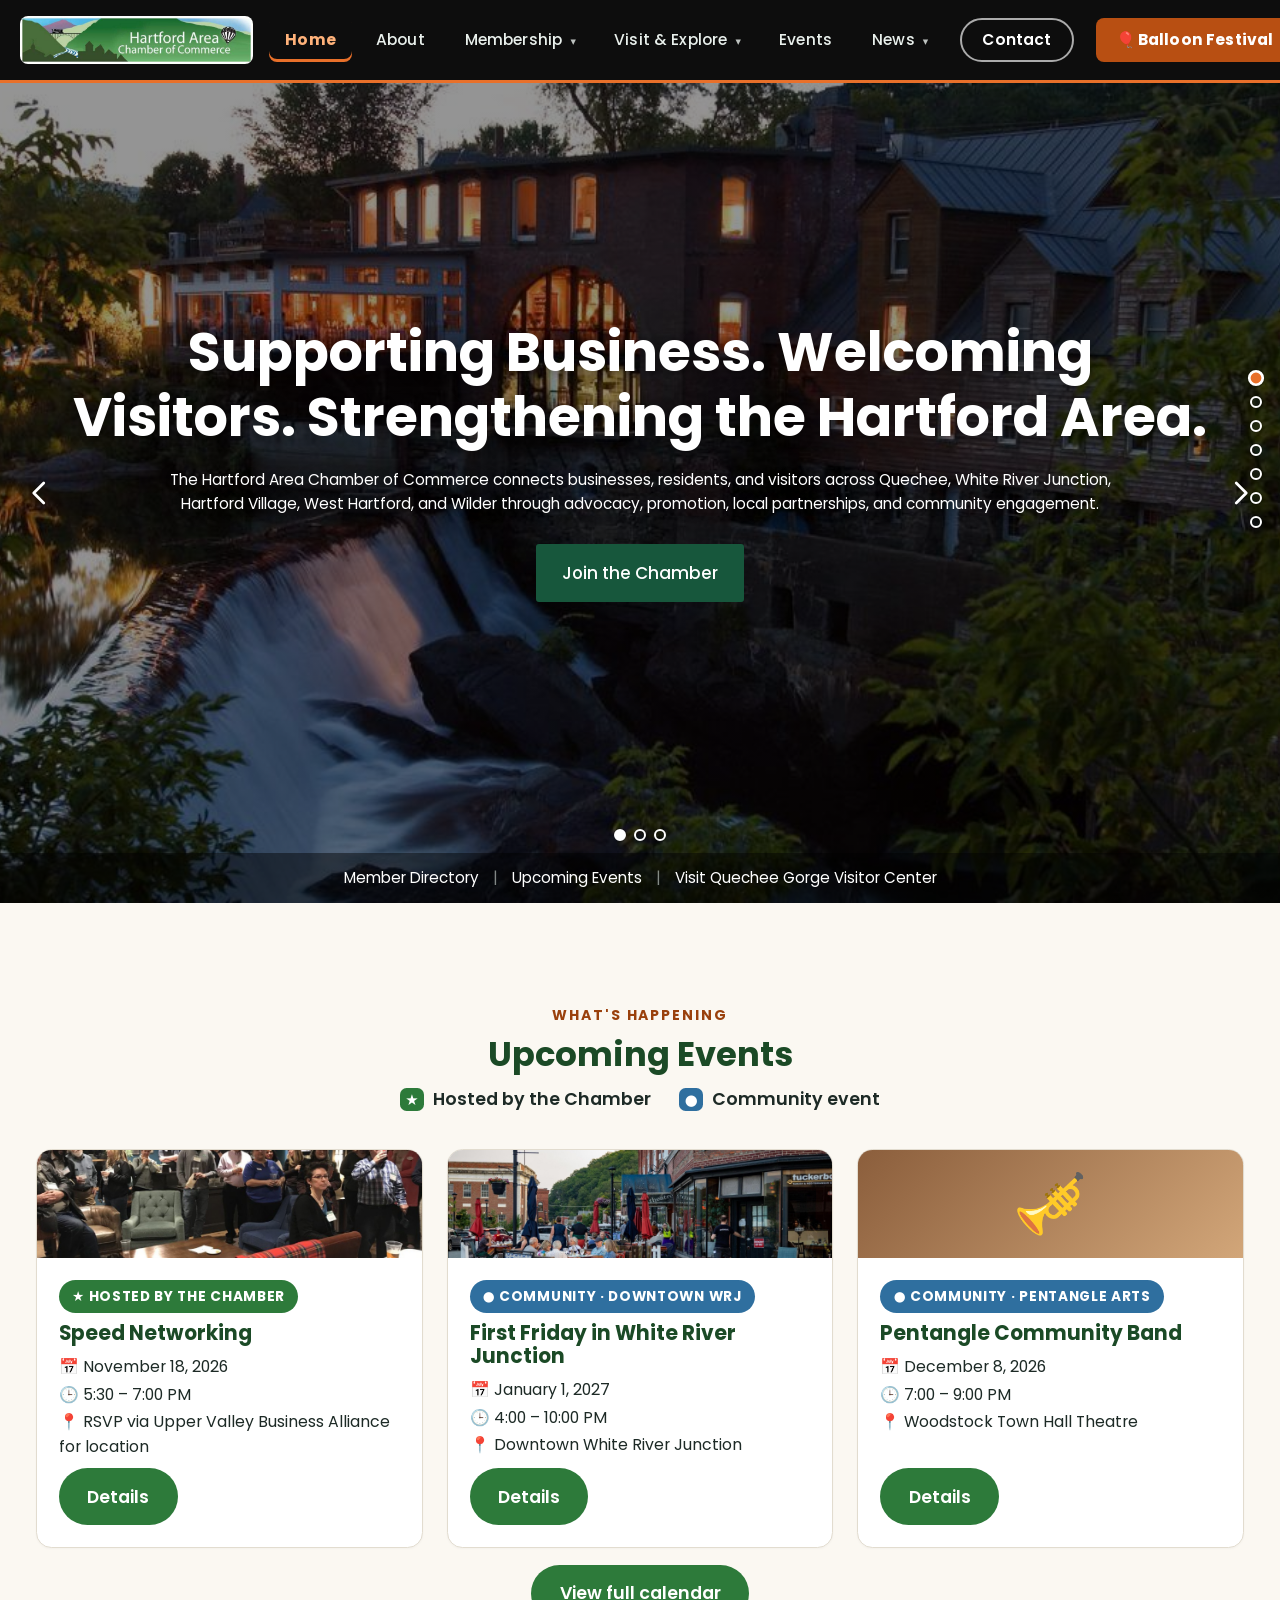
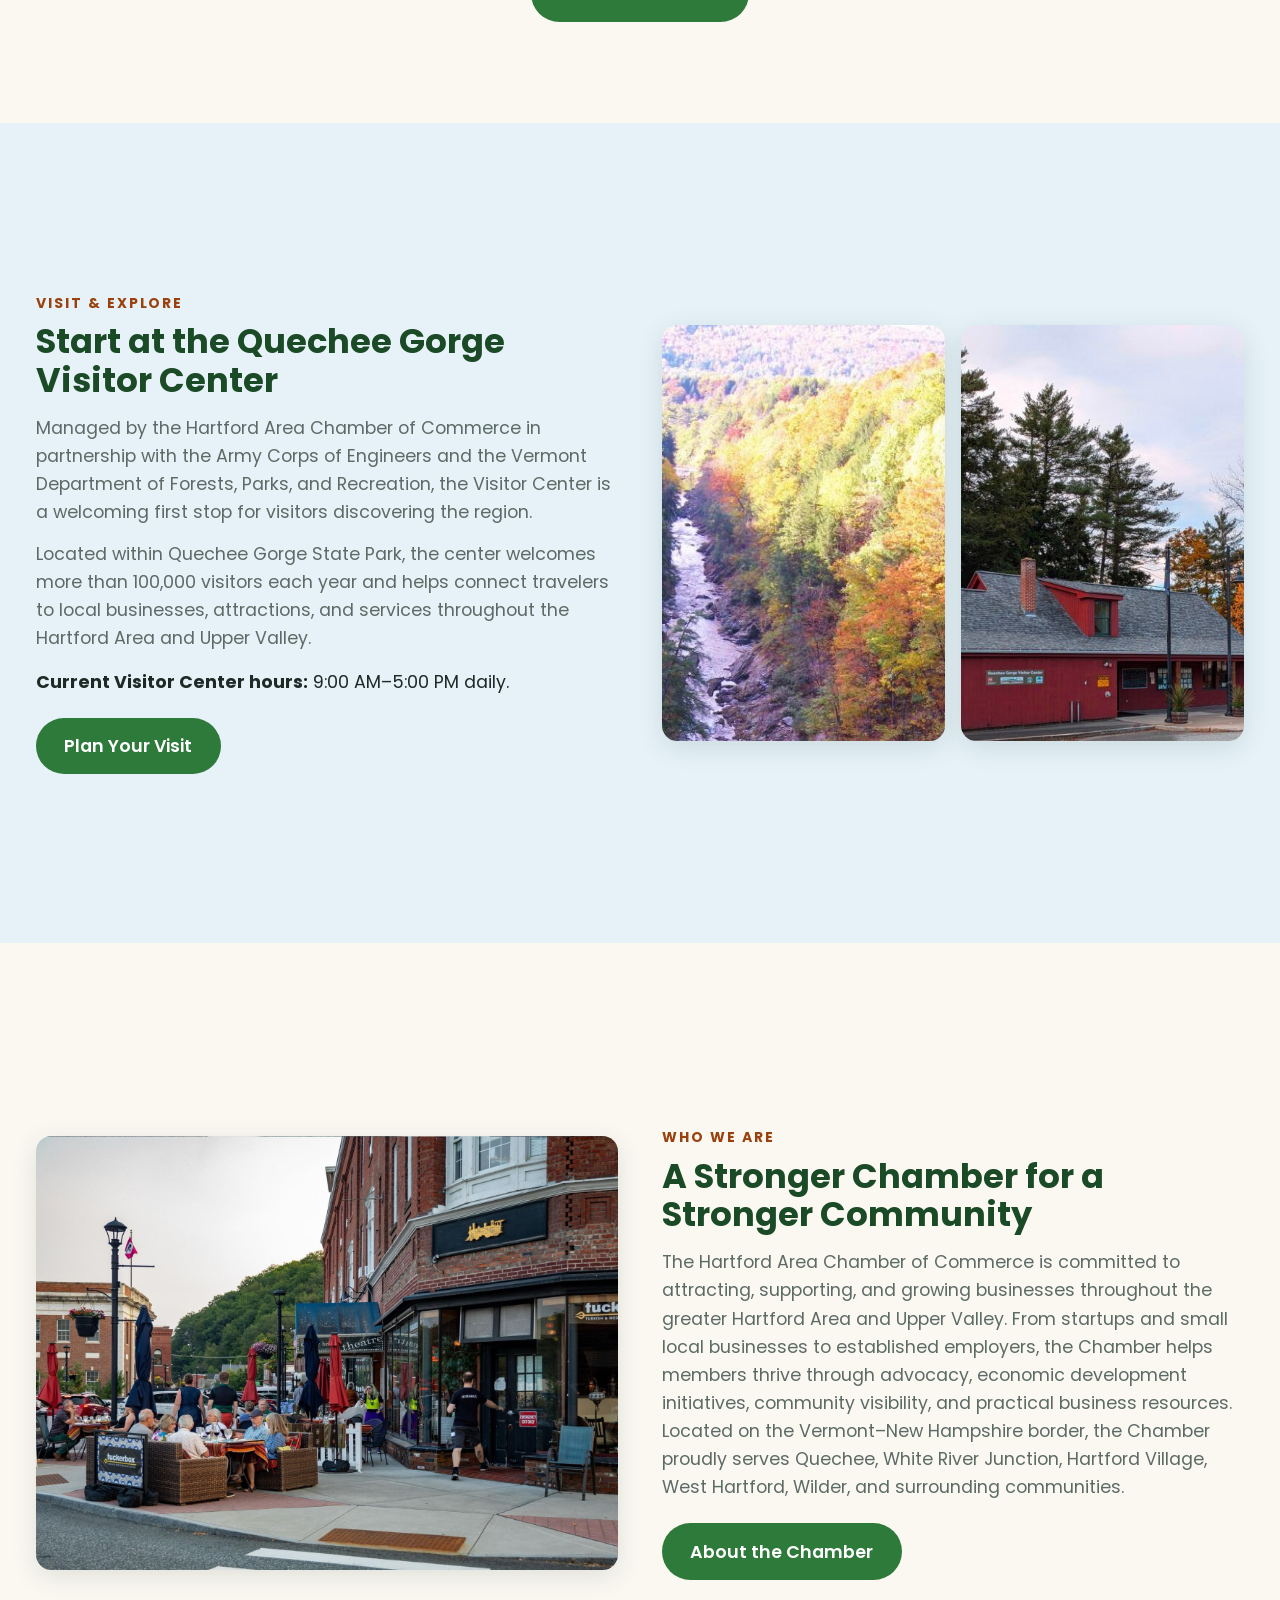
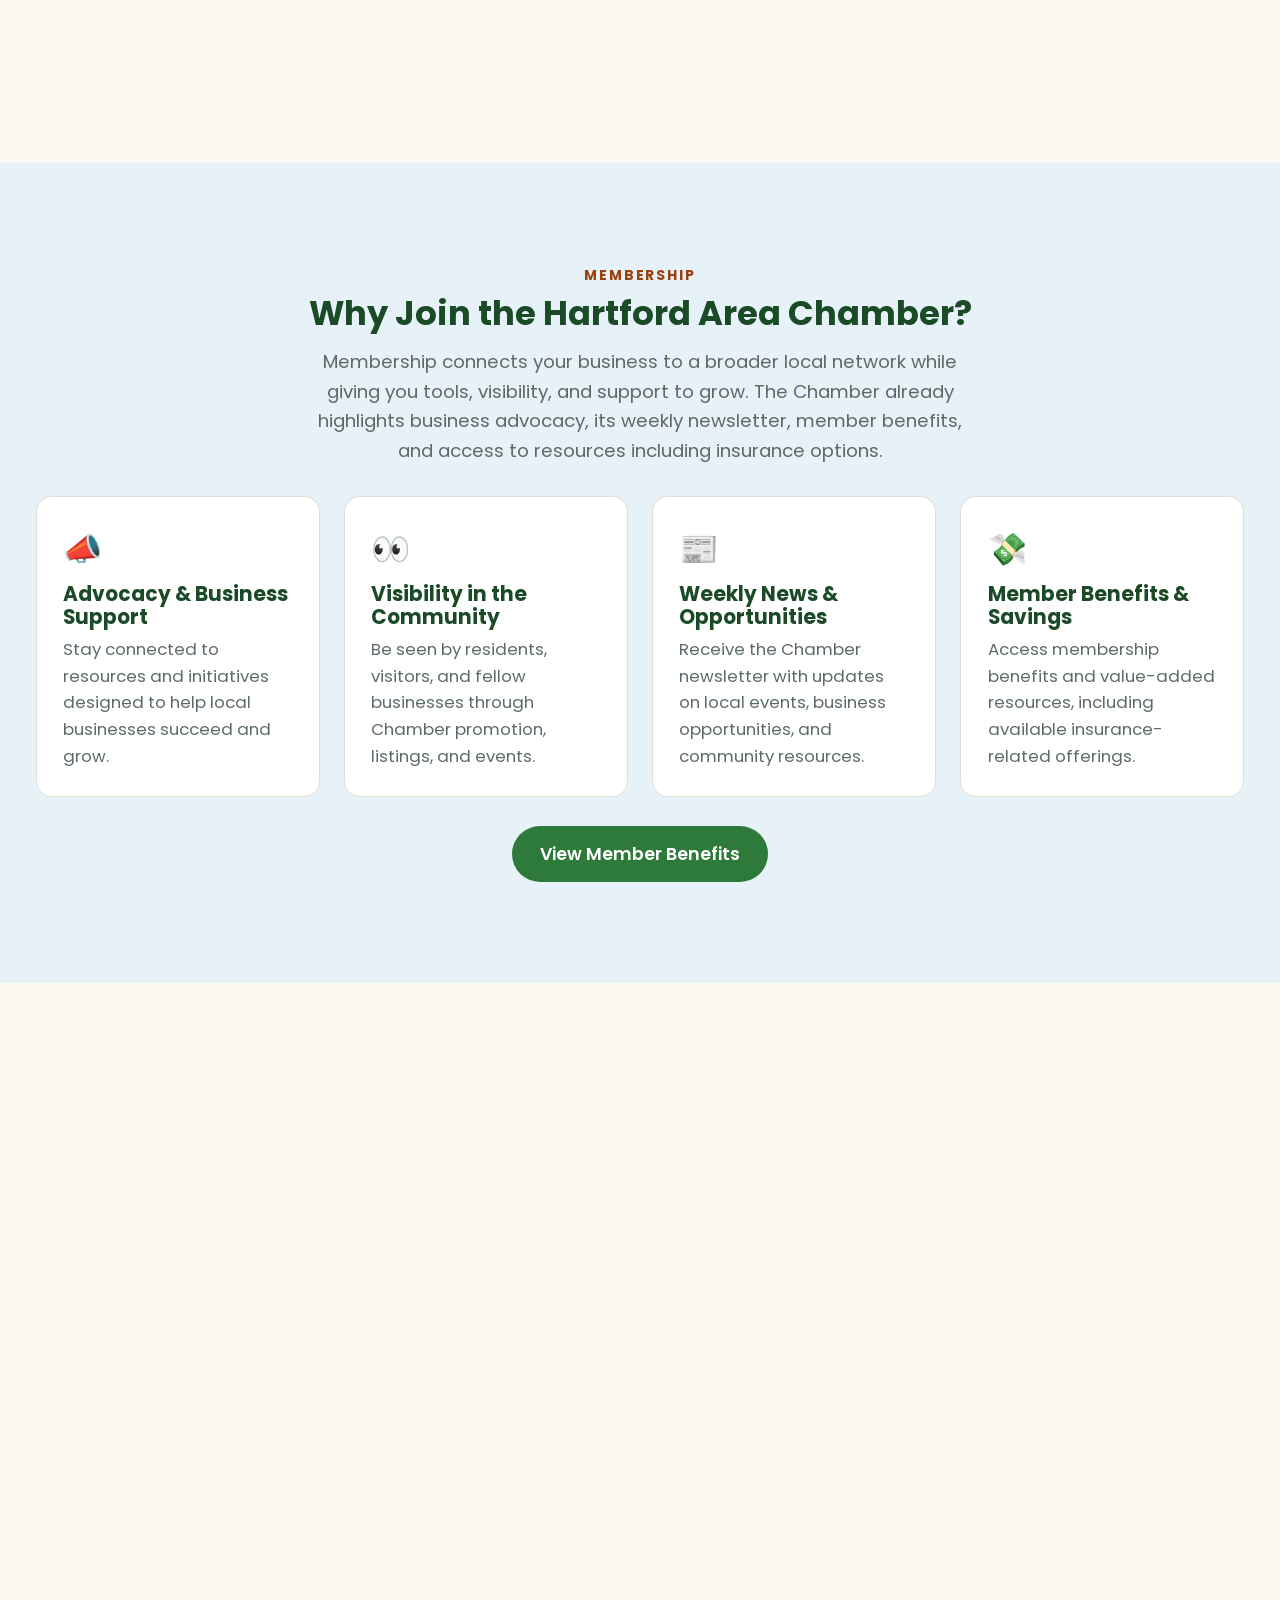
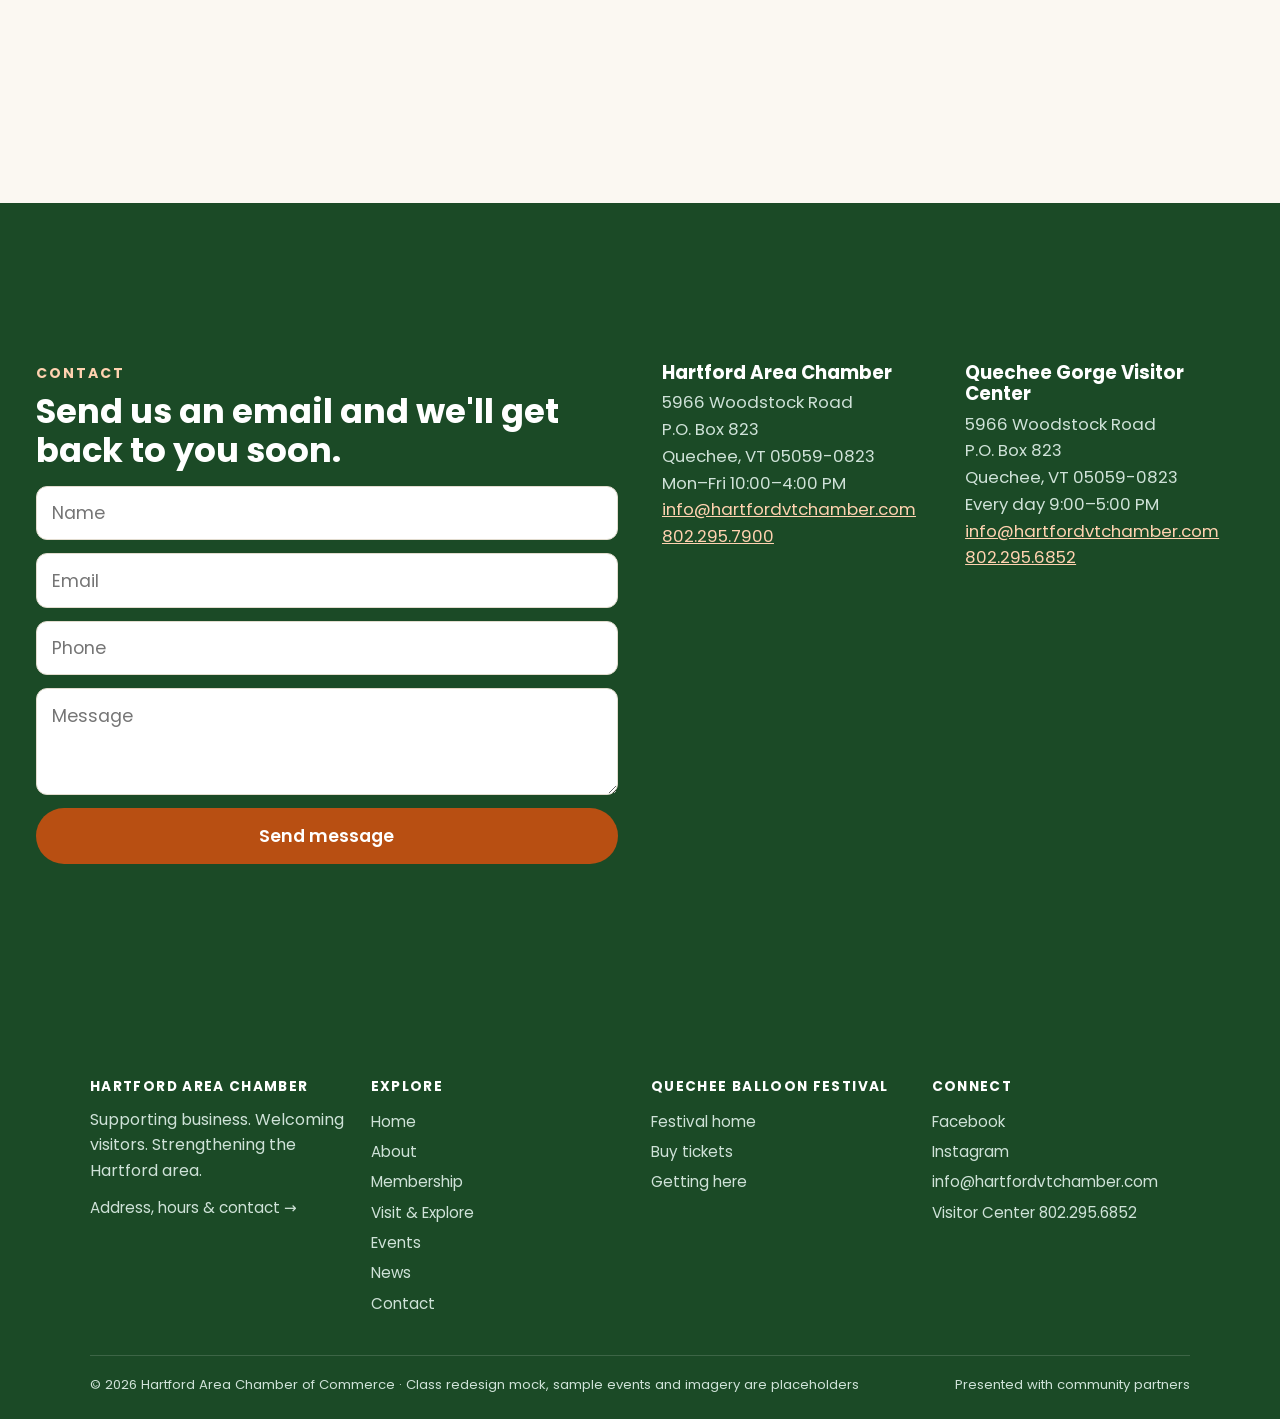
<file: mock/index.html>
<!doctype html><html lang="en"><head><meta charset="utf-8"><meta name="viewport" content="width=device-width,initial-scale=1">
<title>Hartford Area Chamber of Commerce</title>
<link rel="preconnect" href="https://fonts.googleapis.com">
<link href="https://fonts.googleapis.com/css2?family=Poppins:wght@400;500;600;700&display=swap" rel="stylesheet">
<link rel="stylesheet" href="styles.css?v=53"></head><body>
<main id="main">
<section class="slider" id="top" data-label="Top" role="region" aria-roledescription="carousel" aria-label="Featured at the Chamber">
  <div class="slides">
    <article class="slide" role="group" aria-roledescription="slide" aria-label="1 of 3" style="--img:url(img/hero-mill.jpg)"><div class="wrap">
      <h1>Supporting Business. Welcoming Visitors. Strengthening the Hartford Area.</h1>
      <p class="sl-text">The Hartford Area Chamber of Commerce connects businesses, residents, and visitors across Quechee, White River Junction, Hartford Village, West Hartford, and Wilder through advocacy, promotion, local partnerships, and community engagement.</p>
      <div class="actions"><a class="btn btn-primary" href="membership.html">Join the Chamber</a></div>
    </div></article>
    <article class="slide" role="group" aria-roledescription="slide" aria-label="2 of 3" style="--img:url(img/hero-visitor-center.jpg)"><div class="wrap">
      <h2>Quechee Gorge Visitor Center</h2>
      <p class="sl-text">Your gateway to exploring Vermont's deepest gorge and the stunning surroundings.</p>
      <div class="actions"><a class="btn btn-primary" href="visit.html">Explore More</a></div>
    </div></article>
    <article class="slide" role="group" aria-roledescription="slide" aria-label="3 of 3" style="--img:url(img/hero-balloons.jpg)"><div class="wrap">
      <h2>Quechee Balloon Festival</h2>
      <p class="sl-text">Hot air balloons, live music, family-friendly shows, food vendors, and unforgettable views under beautiful blue Vermont skies.</p>
      <div class="actions"><a class="btn btn-primary" href="balloon-fest.html">Take Flight</a></div>
    </div></article>
  </div>
  <button class="sl-arrow sl-prev" id="slPrev" aria-label="Previous slide"><svg viewBox="0 0 24 24" width="30" height="30" aria-hidden="true"><polyline points="15,4 7,12 15,20" fill="none" stroke="currentColor" stroke-width="2.2" stroke-linecap="round" stroke-linejoin="round"/></svg></button>
  <button class="sl-arrow sl-next" id="slNext" aria-label="Next slide"><svg viewBox="0 0 24 24" width="30" height="30" aria-hidden="true"><polyline points="9,4 17,12 9,20" fill="none" stroke="currentColor" stroke-width="2.2" stroke-linecap="round" stroke-linejoin="round"/></svg></button>
  <div class="sl-ctrl"><span class="sl-dots" id="slDots"></span></div>
  <p class="sl-quick"><a href="membership.html">Member Directory</a><span>|</span><a href="events.html">Upcoming Events</a><span>|</span><a href="visit.html">Visit Quechee Gorge Visitor Center</a></p>
</section>

<section><div class="wrap">
  <div class="center"><p class="eyebrow">What's happening</p><h2>Upcoming Events</h2><p class="legend-key" role="note" aria-label="Key: green star means hosted by the Chamber, blue dot means community event"><span class="key"><i class="sw chamber" aria-hidden="true">★</i>Hosted by the Chamber</span><span class="key"><i class="sw community" aria-hidden="true">●</i>Community event</span></p></div>
  <div class="grid g3" id="feat" style="margin-top:32px"></div>
  <p class="center" style="margin-top:16px"><a class="btn btn-green" href="events.html">View full calendar</a></p>
</div></section>

<section class="alt" id="visitor-center"><div class="wrap split">
  <div><p class="eyebrow">Visit &amp; Explore</p><h2>Start at the Quechee Gorge Visitor Center</h2>
    <p style="margin:12px 0;color:var(--muted)">Managed by the Hartford Area Chamber of Commerce in partnership with the Army Corps of Engineers and the Vermont Department of Forests, Parks, and Recreation, the Visitor Center is a welcoming first stop for visitors discovering the region.</p>
    <p style="margin:0 0 14px;color:var(--muted)">Located within Quechee Gorge State Park, the center welcomes more than 100,000 visitors each year and helps connect travelers to local businesses, attractions, and services throughout the Hartford Area and Upper Valley.</p>
    <p style="margin-bottom:20px"><b>Current Visitor Center hours:</b> 9:00 AM–5:00 PM daily.</p>
    <a class="btn btn-green" href="visit.html">Plan Your Visit</a></div>
  <div class="duo"><div class="panel photo" style="background-image:url(img/quechee-gorge.jpg)" role="img" aria-label="Forested mountain gorge with a rocky ravine under a blue sky"></div>
  <div class="panel photo" style="background-image:url(img/autumn.jpg)" role="img" aria-label="Red cabin-style Visitor Center beside bright autumn trees"></div></div>
</div></section>

<section id="stronger"><div class="wrap split">
  <div class="panel photo" style="background-image:url(img/downtown.jpg);min-height:clamp(260px,44vh,440px)" role="img" aria-label="Small-town street with brick storefronts and outdoor dining"></div>
  <div><p class="eyebrow">Who we are</p><h2>A Stronger Chamber for a Stronger Community</h2>
    <p style="margin:12px 0 20px;color:var(--muted)">The Hartford Area Chamber of Commerce is committed to attracting, supporting, and growing businesses throughout the greater Hartford Area and Upper Valley. From startups and small local businesses to established employers, the Chamber helps members thrive through advocacy, economic development initiatives, community visibility, and practical business resources. Located on the Vermont–New Hampshire border, the Chamber proudly serves Quechee, White River Junction, Hartford Village, West Hartford, Wilder, and surrounding communities.</p>
    <a class="btn btn-green" href="about.html">About the Chamber</a></div>
</div></section>

<section class="alt"><div class="wrap">
  <div class="center"><p class="eyebrow">Membership</p><h2>Why Join the Hartford Area Chamber?</h2>
  <p class="lead">Membership connects your business to a broader local network while giving you tools, visibility, and support to grow. The Chamber already highlights business advocacy, its weekly newsletter, member benefits, and access to resources including insurance options.</p></div>
  <div class="grid g4" style="margin-top:28px">
    <div class="perk"><div class="ico">📣</div><h3>Advocacy &amp; Business Support</h3><p>Stay connected to resources and initiatives designed to help local businesses succeed and grow.</p></div>
    <div class="perk"><div class="ico">👀</div><h3>Visibility in the Community</h3><p>Be seen by residents, visitors, and fellow businesses through Chamber promotion, listings, and events.</p></div>
    <div class="perk"><div class="ico">📰</div><h3>Weekly News &amp; Opportunities</h3><p>Receive the Chamber newsletter with updates on local events, business opportunities, and community resources.</p></div>
    <div class="perk"><div class="ico">💸</div><h3>Member Benefits &amp; Savings</h3><p>Access membership benefits and value-added resources, including available insurance-related offerings.</p></div>
  </div>
  <p class="center" style="margin-top:26px"><a class="btn btn-green" href="membership.html">View Member Benefits</a></p>
</div></section>

<section id="partners"><div class="wrap center">
  <p class="eyebrow">Our sponsors</p><h2>Supported by Community Partners</h2>
  <p class="lead">The Chamber's work is strengthened by local sponsors, regional partners, and businesses that invest in the success of the Hartford Area. Their support helps the Chamber promote local commerce, serve visitors, and create opportunities across the community.</p>
  <div class="sponsors-row"><img src="img/sponsor-jack.png" alt="Jack &amp; Dorothy Byrne Foundation"><img src="img/sponsor-vtc.png" alt="Vermont Construction, Roofing Division"></div>
</div></section>

<section class="dark" id="Contact"><div class="wrap split" style="align-items:start">
  <div><p class="eyebrow" style="color:#ffd2b0">Contact</p><h2>Send us an email and we'll get back to you soon.</h2>
    <form onsubmit="event.preventDefault();this.innerHTML='<h3 style=&quot;color:#fff&quot;>Thank you for contacting us.</h3><p>We will get back to you soon.</p>'" style="margin-top:14px">
      <input placeholder="Name" required aria-label="Name"><input type="email" placeholder="Email" required aria-label="Email"><input placeholder="Phone" aria-label="Phone">
      <textarea rows="3" placeholder="Message" required aria-label="Message"></textarea><button class="btn btn-primary">Send message</button></form></div>
  <div class="addr">
    <div><h3>Hartford Area Chamber</h3><p>5966 Woodstock Road<br>P.O. Box 823<br>Quechee, VT 05059-0823<br>Mon–Fri 10:00–4:00 PM<br><a href="mailto:info@hartfordvtchamber.com">info@hartfordvtchamber.com</a><br><a href="tel:8022957900">802.295.7900</a></p></div>
    <div><h3>Quechee Gorge Visitor Center</h3><p>5966 Woodstock Road<br>P.O. Box 823<br>Quechee, VT 05059-0823<br>Every day 9:00–5:00 PM<br><a href="mailto:info@hartfordvtchamber.com">info@hartfordvtchamber.com</a><br><a href="tel:8022956852">802.295.6852</a></p></div>
  </div>
</div></section>
</main>
<script src="app.js?v=30"></script>
<script>
document.getElementById('feat').innerHTML=['speed','first-friday','pentangle'].map(k=>EVENTS.filter(e=>e.key===k&&e.date>=new Date().toISOString().slice(0,10))[0]||EVENTS.find(e=>e.key===k)).map(e=>`
<article class="card"><div class="thumb ${e.thumb}${e.img?' photo':''}" ${thumbBg(e)}>${e.icon}</div>
<div class="body">${badge(e)}<h3>${e.title}</h3>
<div class="meta"><span>📅 ${fmt(e.date,{month:'long',day:'numeric',year:'numeric'})}${e.end?' – '+fmt(e.end,{day:'numeric'}):''}</span><span>🕒 ${e.time}</span><span>📍 ${e.place}</span></div>
<a class="btn btn-green" href="${e.bf?'balloon-fest.html':'events.html'}">Details</a></div></article>`).join('');
</script><script>
/* hero slider: always auto-advances (a click on an arrow or dot restarts the timer) */
(function(){
  const root=document.querySelector('.slider'),slides=[...root.querySelectorAll('.slide')],dots=document.getElementById('slDots');
  const DELAY=3000;
  let i=0,t=null;
  slides.forEach((_,n)=>{const b=document.createElement('button');b.className='sl-dot';b.setAttribute('aria-label','Go to slide '+(n+1));b.onclick=()=>{go(n);schedule()};dots.appendChild(b)});
  const track=root.querySelector('.slides');
  function go(n){i=(n+slides.length)%slides.length;track.style.transform='translateX('+(-100*i)+'%)';slides.forEach((s,k)=>{s.classList.toggle('on',k===i);s.setAttribute('aria-hidden',k===i?'false':'true');s.inert=k!==i});[...dots.children].forEach((d,k)=>d.classList.toggle('on',k===i))}
  function stop(){clearTimeout(t);t=null}
  function schedule(){stop();if(document.hidden)return;t=setTimeout(()=>{go(i+1);schedule()},DELAY)}
  slPrev.onclick=()=>{go(i-1);schedule()};slNext.onclick=()=>{go(i+1);schedule()};
  document.addEventListener('visibilitychange',schedule);
  /* photo first, then the words rise in */
  requestAnimationFrame(()=>requestAnimationFrame(()=>{go(0);schedule()}));
})();
</script>
</body></html>
</file>
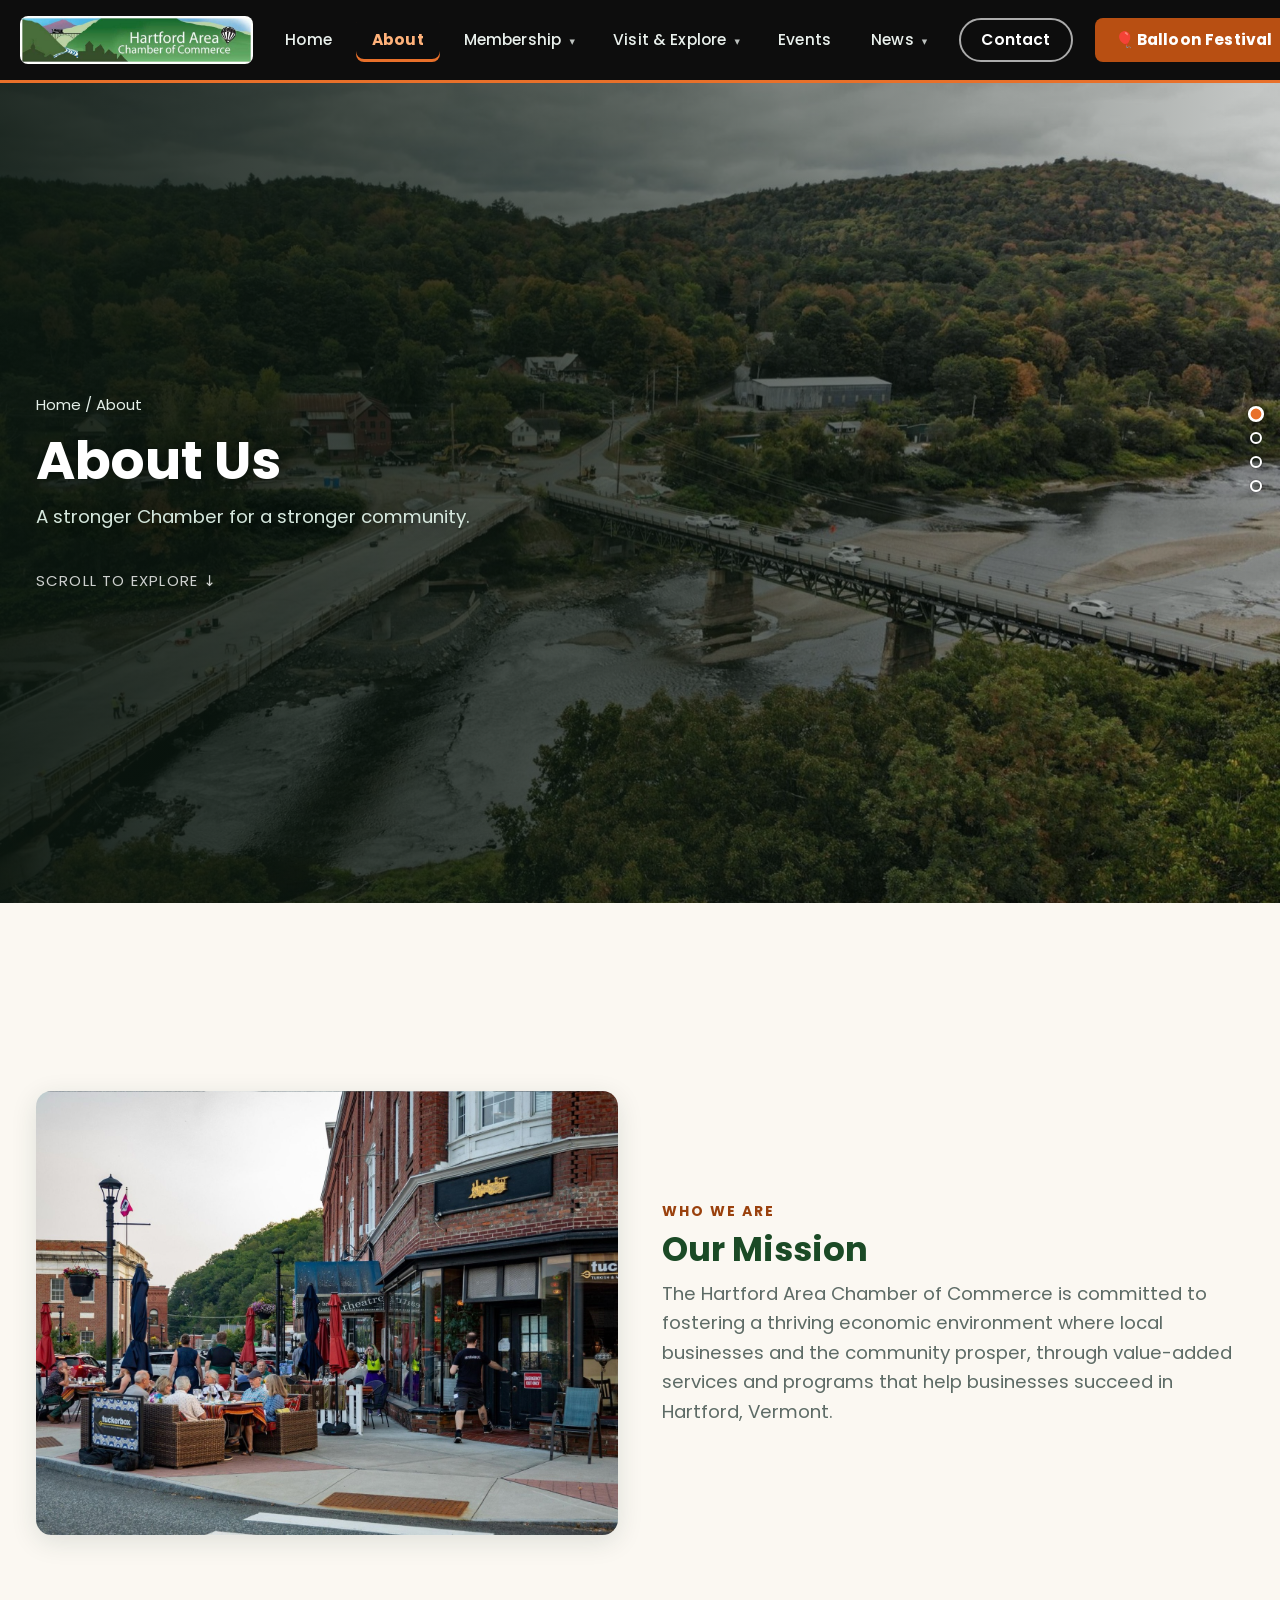
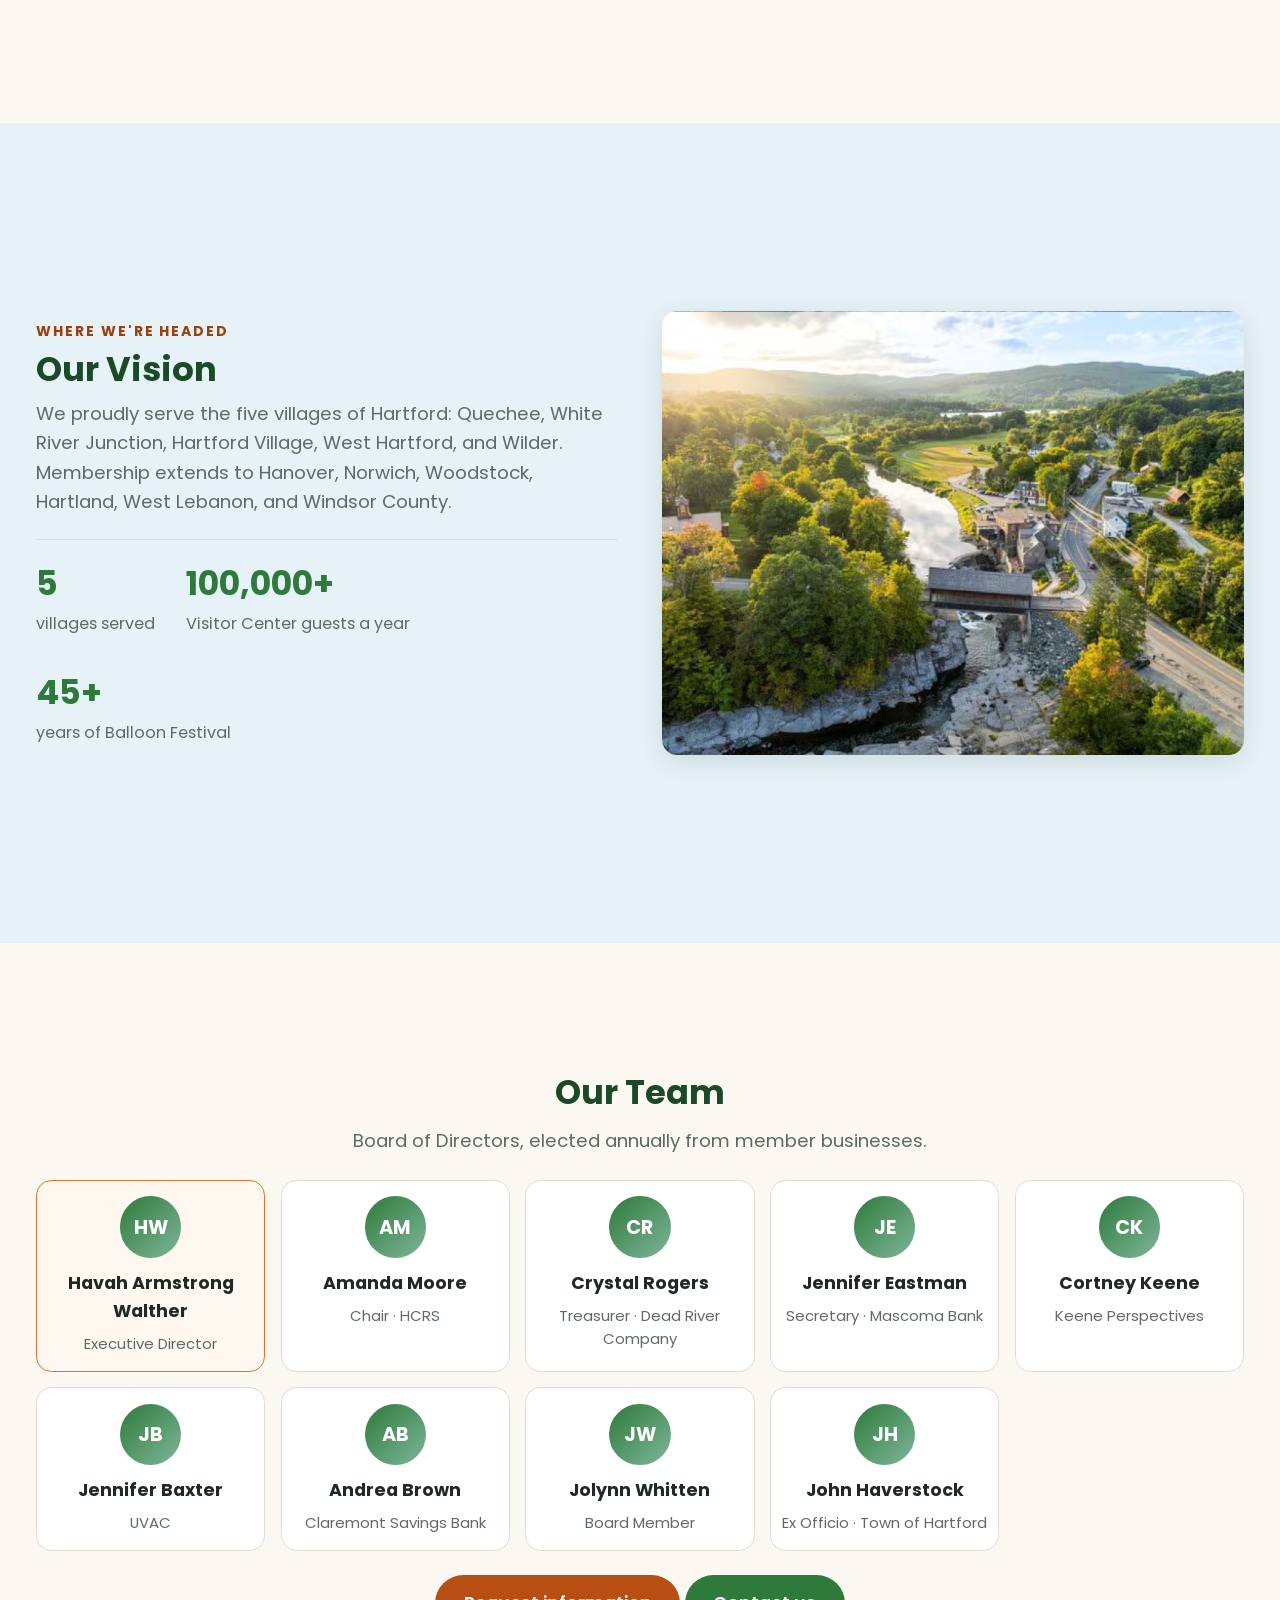
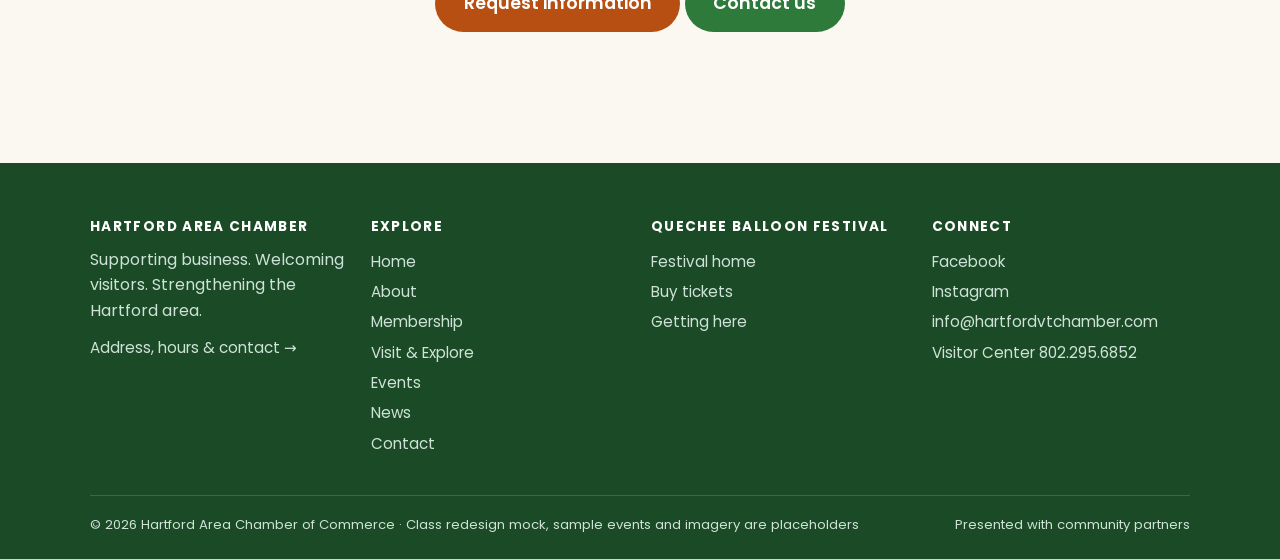
<file: mock/about.html>
<!doctype html><html lang="en"><head><meta charset="utf-8"><meta name="viewport" content="width=device-width,initial-scale=1">
<title>About · Hartford Area Chamber</title>
<link rel="preconnect" href="https://fonts.googleapis.com">
<link href="https://fonts.googleapis.com/css2?family=Poppins:wght@400;500;600;700&display=swap" rel="stylesheet">
<link rel="stylesheet" href="styles.css?v=53"></head><body>
<main id="main">
<section class="page-hero photo" style="--bg:url(img/bridges.jpg)"><div class="wrap"><div class="crumbs"><a href="index.html">Home</a> / About</div><h1>About Us</h1><p>A stronger Chamber for a stronger community.</p></div></section>
<section><div class="wrap split">
  <div class="panel photo" role="img" aria-label="Diners outside local shops and restaurants in downtown White River Junction" style="background-image:url(img/downtown.jpg);min-height:clamp(300px,45vh,460px)"></div>
  <div>
    <p class="eyebrow">Who we are</p>
    <h2>Our Mission</h2>
    <p class="lead" style="margin:8px 0 0">The Hartford Area Chamber of Commerce is committed to fostering a thriving economic environment where local businesses and the community prosper, through value-added services and programs that help businesses succeed in Hartford, Vermont.</p>
  </div>
</div></section>
<section class="alt"><div class="wrap split">
  <div>
    <p class="eyebrow">Where we're headed</p>
    <h2>Our Vision</h2>
    <p class="lead" style="margin:8px 0 20px">We proudly serve the five villages of Hartford: Quechee, White River Junction, Hartford Village, West Hartford, and Wilder. Membership extends to Hanover, Norwich, Woodstock, Hartland, West Lebanon, and Windsor County.</p>
    <div class="stats">
      <div><b>5</b><span>villages served</span></div>
      <div><b>100,000+</b><span>Visitor Center guests a year</span></div>
      <div><b>45+</b><span>years of Balloon Festival</span></div>
    </div>
  </div>
  <div class="panel photo" role="img" aria-label="Aerial view of Quechee village and the surrounding hills" style="background-image:url(img/quechee-aerial.jpg);min-height:clamp(300px,45vh,460px)"></div>
</div></section>
<section><div class="wrap">
  <div class="center"><h2>Our Team</h2><p class="lead">Board of Directors, elected annually from member businesses.</p></div>
  <div class="board team" id="team"></div>
  <p class="center" style="margin-top:22px"><a class="btn btn-primary" href="membership.html">Request information</a> <a class="btn btn-green" href="index.html#Contact">Contact us</a></p>
</div></section>
</main>
<script src="app.js?v=30"></script>
<script>
const T=[['Amanda Moore','Chair · HCRS'],['Crystal Rogers','Treasurer · Dead River Company'],['Jennifer Eastman','Secretary · Mascoma Bank'],['Cortney Keene','Keene Perspectives'],['Jennifer Baxter','UVAC'],['Andrea Brown','Claremont Savings Bank'],['Jolynn Whitten','Board Member'],['John Haverstock','Ex Officio · Town of Hartford']];
document.getElementById('team').innerHTML='<div class="perk lead-card"><div class="avatar">HW</div><b>Havah Armstrong Walther</b><p>Executive Director</p></div>'+T.map(([n,r])=>`<div class="perk"><div class="avatar">${n.split(' ').map(x=>x[0]).join('')}</div><b>${n}</b><p>${r}</p></div>`).join('');
</script></body></html>
</file>
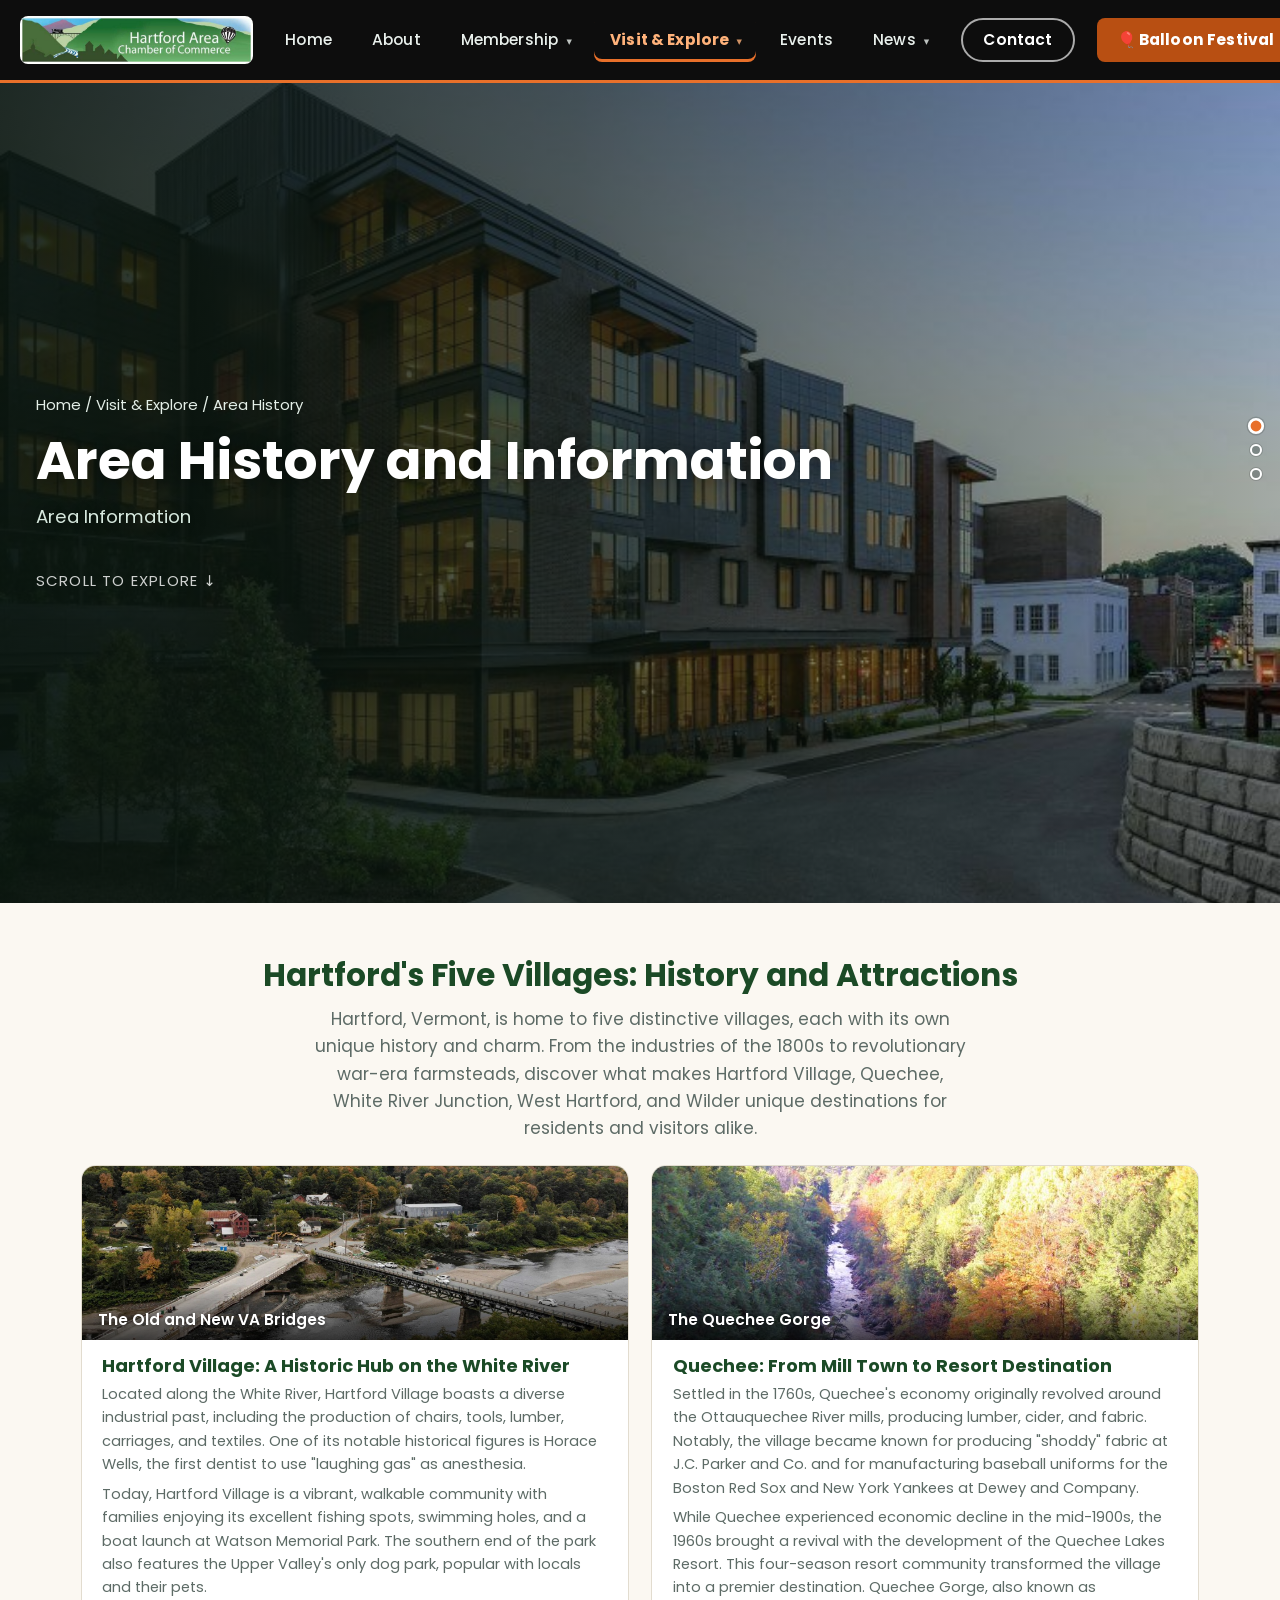
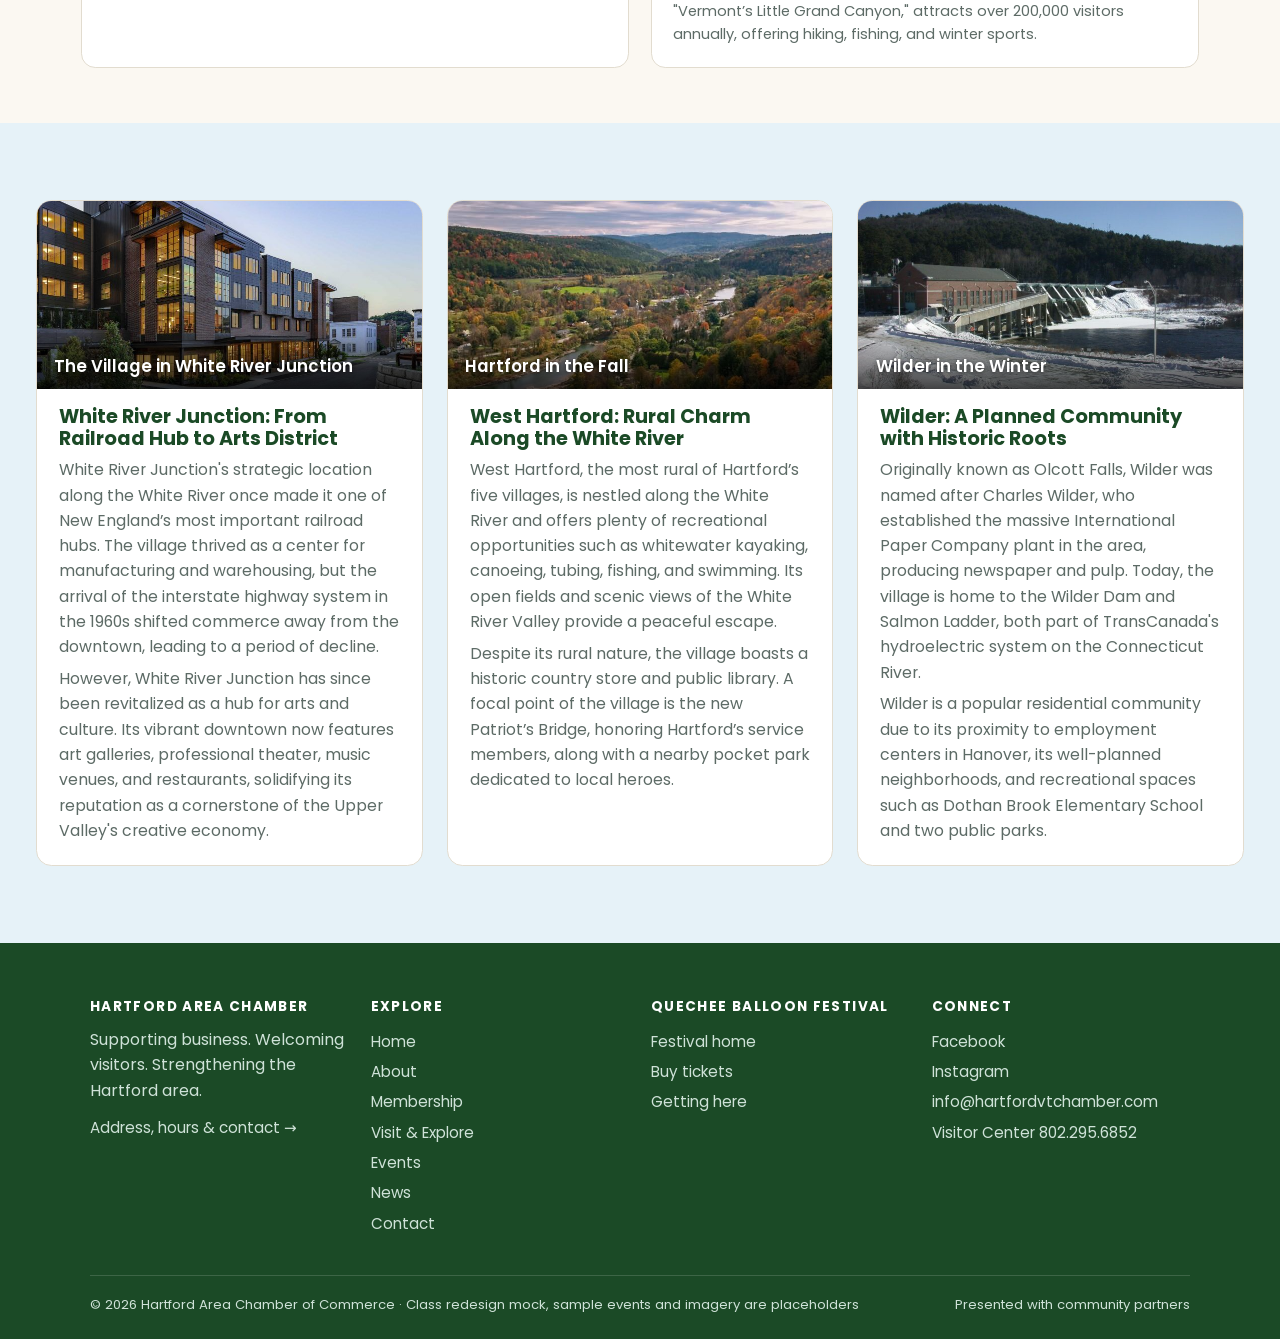
<file: mock/area-history.html>
<!doctype html><html lang="en"><head><meta charset="utf-8"><meta name="viewport" content="width=device-width,initial-scale=1">
<title>Area History · Hartford Area Chamber</title>
<link rel="preconnect" href="https://fonts.googleapis.com">
<link href="https://fonts.googleapis.com/css2?family=Poppins:wght@400;500;600;700&display=swap" rel="stylesheet">
<link rel="stylesheet" href="styles.css?v=53"></head><body>
<main id="main">
<section class="page-hero photo" style="--bg:url(img/v-wrj.jpg)"><div class="wrap"><div class="crumbs"><a href="index.html">Home</a> / <a href="visit.html">Visit &amp; Explore</a> / Area History</div>
<h1>Area History and Information</h1><p>Area Information</p></div></section>

<section id="area-history"><div class="wrap">
  <div class="center"><h2>Hartford's Five Villages: History and Attractions</h2>
  <p class="lead">Hartford, Vermont, is home to five distinctive villages, each with its own unique history and charm. From the industries of the 1800s to revolutionary war-era farmsteads, discover what makes Hartford Village, Quechee, White River Junction, West Hartford, and Wilder unique destinations for residents and visitors alike.</p></div>
  <div class="grid g2 villages" style="margin-top:22px">
    <article class="perk"><div class="ph" role="img" aria-label="Aerial view of a bridge over a river beside a small town and wooded hills in autumn" style="background-image:url(img/v-hartford-bridges.jpg);background-position:50% 50%"><span class="ttl">The Old and New VA Bridges</span></div><h3>Hartford Village: A Historic Hub on the White River</h3><p>Located along the White River, Hartford Village boasts a diverse industrial past, including the production of chairs, tools, lumber, carriages, and textiles. One of its notable historical figures is Horace Wells, the first dentist to use "laughing gas" as anesthesia.</p><p>Today, Hartford Village is a vibrant, walkable community with families enjoying its excellent fishing spots, swimming holes, and a boat launch at Watson Memorial Park. The southern end of the park also features the Upper Valley's only dog park, popular with locals and their pets.</p></article>
    <article class="perk"><div class="ph" role="img" aria-label="Autumn forest valley with a rocky river winding through colorful trees" style="background-image:url(img/v-quechee-gorge.jpg);background-position:50% 50%"><span class="ttl">The Quechee Gorge</span></div><h3>Quechee: From Mill Town to Resort Destination</h3><p>Settled in the 1760s, Quechee's economy originally revolved around the Ottauquechee River mills, producing lumber, cider, and fabric. Notably, the village became known for producing "shoddy" fabric at J.C. Parker and Co. and for manufacturing baseball uniforms for the Boston Red Sox and New York Yankees at Dewey and Company.</p><p>While Quechee experienced economic decline in the mid-1900s, the 1960s brought a revival with the development of the Quechee Lakes Resort. This four-season resort community transformed the village into a premier destination. Quechee Gorge, also known as "Vermont’s Little Grand Canyon," attracts over 200,000 visitors annually, offering hiking, fishing, and winter sports.</p></article>
  </div>
</div></section>
<section class="alt" id="area-history-2"><div class="wrap">
  <div class="grid g3 villages">
    <article class="perk"><div class="ph" role="img" aria-label="Modern multi-story building with lit windows at dusk on a quiet street" style="background-image:url(img/v-wrj.jpg);background-position:50% 50%"><span class="ttl">The Village in White River Junction</span></div><h3>White River Junction: From Railroad Hub to Arts District</h3><p>White River Junction's strategic location along the White River once made it one of New England’s most important railroad hubs. The village thrived as a center for manufacturing and warehousing, but the arrival of the interstate highway system in the 1960s shifted commerce away from the downtown, leading to a period of decline.</p><p>However, White River Junction has since been revitalized as a hub for arts and culture. Its vibrant downtown now features art galleries, professional theater, music venues, and restaurants, solidifying its reputation as a cornerstone of the Upper Valley's creative economy.</p></article>
    <article class="perk"><div class="ph" role="img" aria-label="Aerial view of a river winding through a colorful autumn forested valley with hills in the distance" style="background-image:url(img/v-fall.jpg);background-position:50% 50%"><span class="ttl">Hartford in the Fall</span></div><h3>West Hartford: Rural Charm Along the White River</h3><p>West Hartford, the most rural of Hartford’s five villages, is nestled along the White River and offers plenty of recreational opportunities such as whitewater kayaking, canoeing, tubing, fishing, and swimming. Its open fields and scenic views of the White River Valley provide a peaceful escape.</p><p>Despite its rural nature, the village boasts a historic country store and public library. A focal point of the village is the new Patriot’s Bridge, honoring Hartford’s service members, along with a nearby pocket park dedicated to local heroes.</p></article>
    <article class="perk"><div class="ph" role="img" aria-label="Snow-covered dam and power plant beside a river, with a forested hill in the background" style="background-image:url(img/v-wilder.jpg);background-position:50% 50%"><span class="ttl">Wilder in the Winter</span></div><h3>Wilder: A Planned Community with Historic Roots</h3><p>Originally known as Olcott Falls, Wilder was named after Charles Wilder, who established the massive International Paper Company plant in the area, producing newspaper and pulp. Today, the village is home to the Wilder Dam and Salmon Ladder, both part of TransCanada's hydroelectric system on the Connecticut River.</p><p>Wilder is a popular residential community due to its proximity to employment centers in Hanover, its well-planned neighborhoods, and recreational spaces such as Dothan Brook Elementary School and two public parks.</p></article>
  </div>
</div></section>
</main>
<script src="app.js?v=31"></script></body></html>
</file>
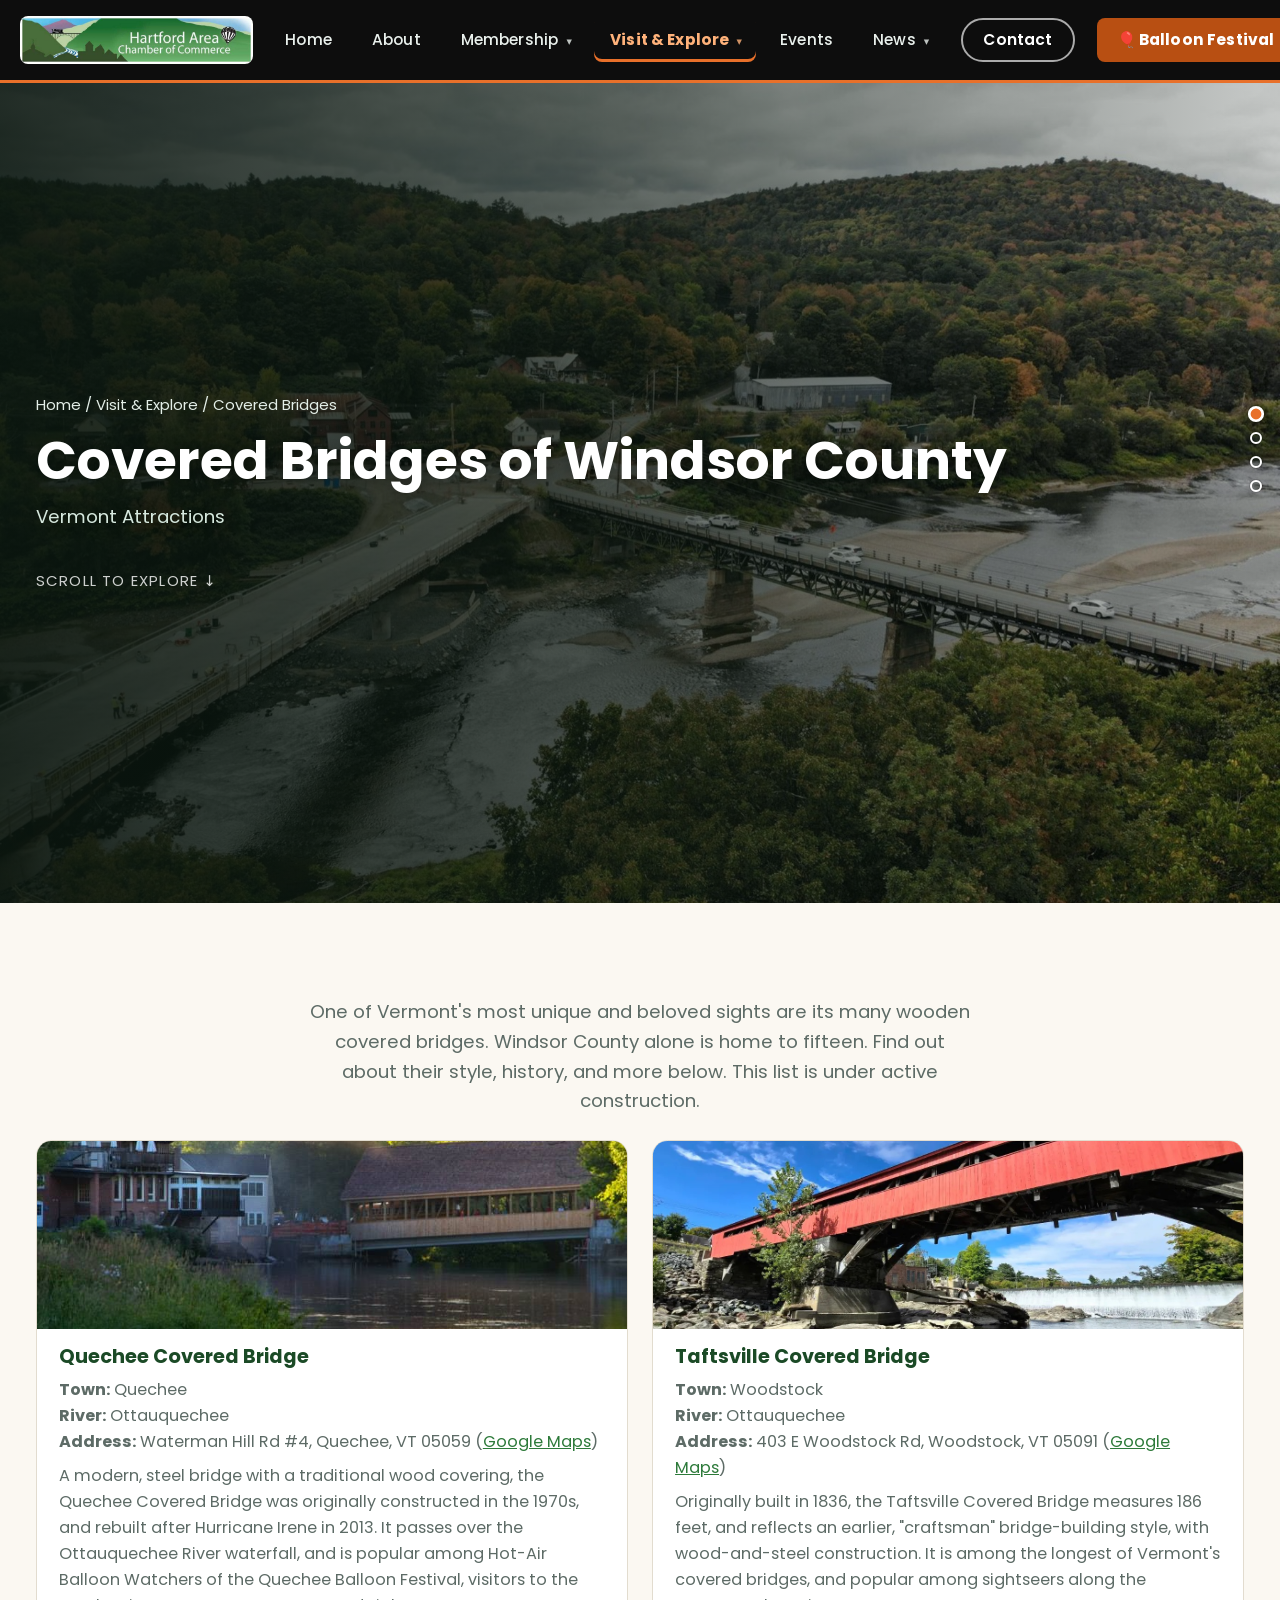
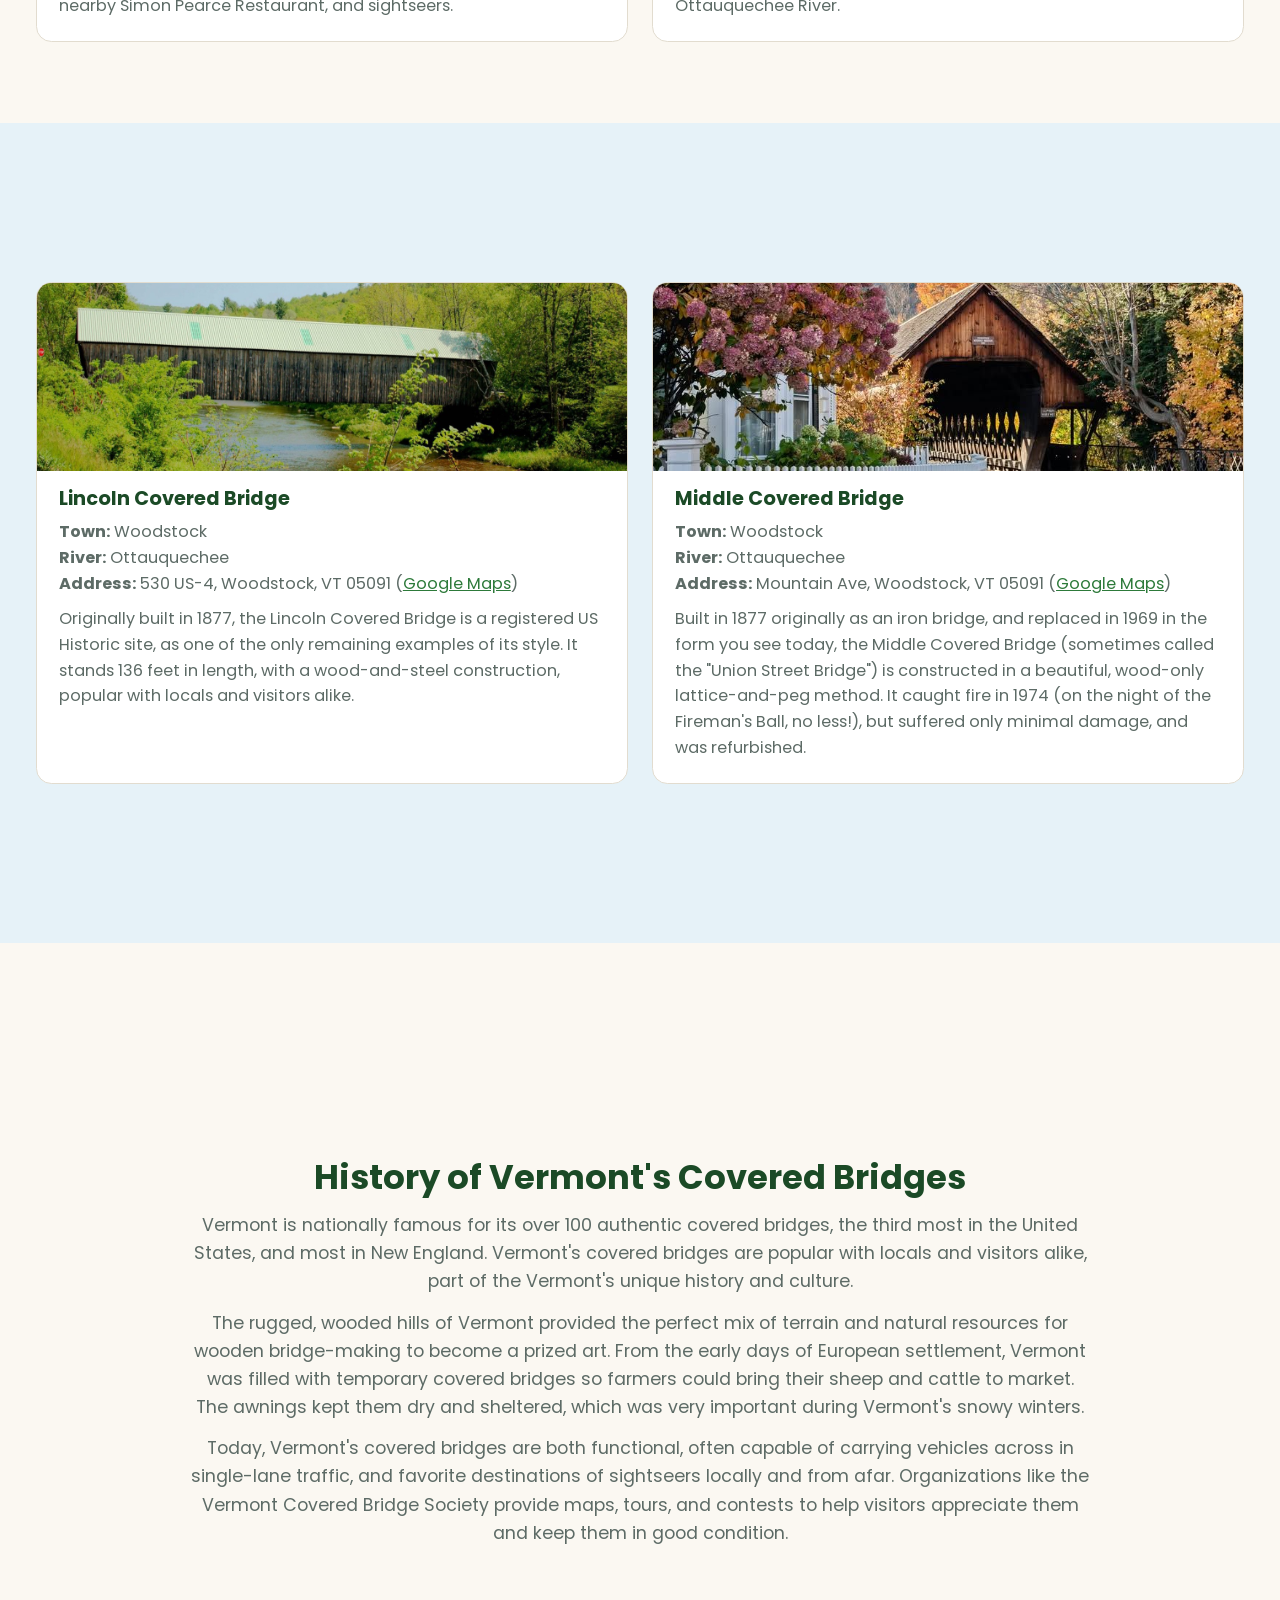
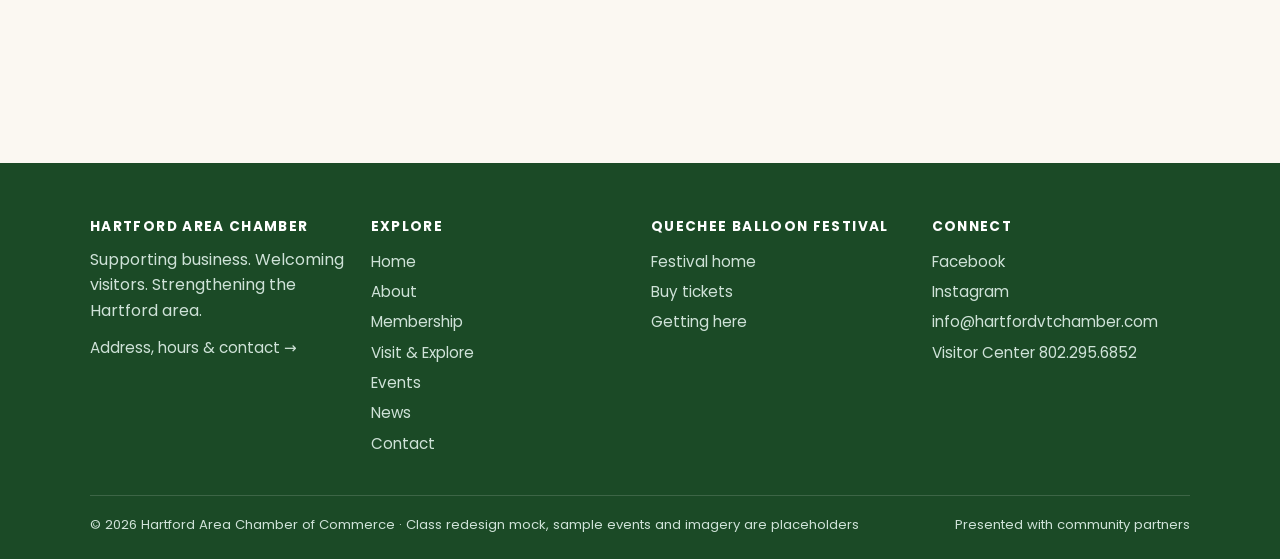
<file: mock/covered-bridges.html>
<!doctype html><html lang="en"><head><meta charset="utf-8"><meta name="viewport" content="width=device-width,initial-scale=1">
<title>Covered Bridges · Hartford Area Chamber</title>
<link rel="preconnect" href="https://fonts.googleapis.com">
<link href="https://fonts.googleapis.com/css2?family=Poppins:wght@400;500;600;700&display=swap" rel="stylesheet">
<link rel="stylesheet" href="styles.css?v=53"></head><body>
<main id="main">
<section class="page-hero photo" style="--bg:url(img/bridges.jpg)"><div class="wrap"><div class="crumbs"><a href="index.html">Home</a> / <a href="visit.html">Visit &amp; Explore</a> / Covered Bridges</div>
<h1>Covered Bridges of Windsor County</h1><p>Vermont Attractions</p></div></section>

<section id="covered-bridges"><div class="wrap">
  <div class="center"><p class="lead">One of Vermont's most unique and beloved sights are its many wooden covered bridges. Windsor County alone is home to fifteen. Find out about their style, history, and more below. This list is under active construction.</p></div>
  <div class="grid g2 bridges" style="margin-top:22px">
    <article class="perk"><div class="ph" role="img" aria-label="Quechee Covered Bridge with a hot-air balloon rising behind it" style="background-image:url(img/b-quechee.jpg);background-position:50% 55%"></div><h3>Quechee Covered Bridge</h3>
      <p><b>Town:</b> Quechee<br><b>River:</b> Ottauquechee<br><b>Address:</b> Waterman Hill Rd #4, Quechee, VT 05059 (<a target="_blank" rel="noopener" href="https://www.google.com/maps/search/?api=1&query=Waterman+Hill+Rd+#4,+Quechee,+VT+05059">Google Maps</a>)</p>
      <p>A modern, steel bridge with a traditional wood covering, the Quechee Covered Bridge was originally constructed in the 1970s, and rebuilt after Hurricane Irene in 2013. It passes over the Ottauquechee River waterfall, and is popular among Hot-Air Balloon Watchers of the Quechee Balloon Festival, visitors to the nearby Simon Pearce Restaurant, and sightseers.</p></article>
    <article class="perk"><div class="ph" role="img" aria-label="Taftsville Covered Bridge" style="background-image:url(img/b-taftsville.jpg);background-position:50% 50%"></div><h3>Taftsville Covered Bridge</h3>
      <p><b>Town:</b> Woodstock<br><b>River:</b> Ottauquechee<br><b>Address:</b> 403 E Woodstock Rd, Woodstock, VT 05091 (<a target="_blank" rel="noopener" href="https://www.google.com/maps/search/?api=1&query=403+E+Woodstock+Rd,+Woodstock,+VT+05091">Google Maps</a>)</p>
      <p>Originally built in 1836, the Taftsville Covered Bridge measures 186 feet, and reflects an earlier, "craftsman" bridge-building style, with wood-and-steel construction. It is among the longest of Vermont's covered bridges, and popular among sightseers along the Ottauquechee River.</p></article>
  </div>
</div></section>

<section class="alt" id="covered-bridges-2"><div class="wrap">
  <div class="grid g2 bridges">
    <article class="perk"><div class="ph" role="img" aria-label="Lincoln Covered Bridge over a river" style="background-image:url(img/lincoln-bridge.jpg);background-position:50% 50%"></div><h3>Lincoln Covered Bridge</h3>
      <p><b>Town:</b> Woodstock<br><b>River:</b> Ottauquechee<br><b>Address:</b> 530 US-4, Woodstock, VT 05091 (<a target="_blank" rel="noopener" href="https://www.google.com/maps/search/?api=1&query=530+US-4,+Woodstock,+VT+05091">Google Maps</a>)</p>
      <p>Originally built in 1877, the Lincoln Covered Bridge is a registered US Historic site, as one of the only remaining examples of its style. It stands 136 feet in length, with a wood-and-steel construction, popular with locals and visitors alike.</p></article>
    <article class="perk"><div class="ph" role="img" aria-label="Middle Covered Bridge in autumn" style="background-image:url(img/b-middle.jpg);background-position:50% 50%"></div><h3>Middle Covered Bridge</h3>
      <p><b>Town:</b> Woodstock<br><b>River:</b> Ottauquechee<br><b>Address:</b> Mountain Ave, Woodstock, VT 05091 (<a target="_blank" rel="noopener" href="https://www.google.com/maps/search/?api=1&query=Mountain+Ave,+Woodstock,+VT+05091">Google Maps</a>)</p>
      <p>Built in 1877 originally as an iron bridge, and replaced in 1969 in the form you see today, the Middle Covered Bridge (sometimes called the "Union Street Bridge") is constructed in a beautiful, wood-only lattice-and-peg method. It caught fire in 1974 (on the night of the Fireman's Ball, no less!), but suffered only minimal damage, and was refurbished.</p></article>
  </div>
</div></section>

<section id="bridge-history"><div class="wrap">
  <div class="center" style="max-width:820px;margin:0 auto"><h2>History of Vermont's Covered Bridges</h2>
    <p style="margin:12px 0;color:var(--muted)">Vermont is nationally famous for its over 100 authentic covered bridges, the third most in the United States, and most in New England. Vermont's covered bridges are popular with locals and visitors alike, part of the Vermont's unique history and culture.</p>
    <p style="margin-bottom:12px;color:var(--muted)">The rugged, wooded hills of Vermont provided the perfect mix of terrain and natural resources for wooden bridge-making to become a prized art. From the early days of European settlement, Vermont was filled with temporary covered bridges so farmers could bring their sheep and cattle to market. The awnings kept them dry and sheltered, which was very important during Vermont's snowy winters.</p>
    <p style="color:var(--muted)">Today, Vermont's covered bridges are both functional, often capable of carrying vehicles across in single-lane traffic, and favorite destinations of sightseers locally and from afar. Organizations like the Vermont Covered Bridge Society provide maps, tours, and contests to help visitors appreciate them and keep them in good condition.</p></div>
</div></section>
</main>
<script src="app.js?v=31"></script></body></html>
</file>
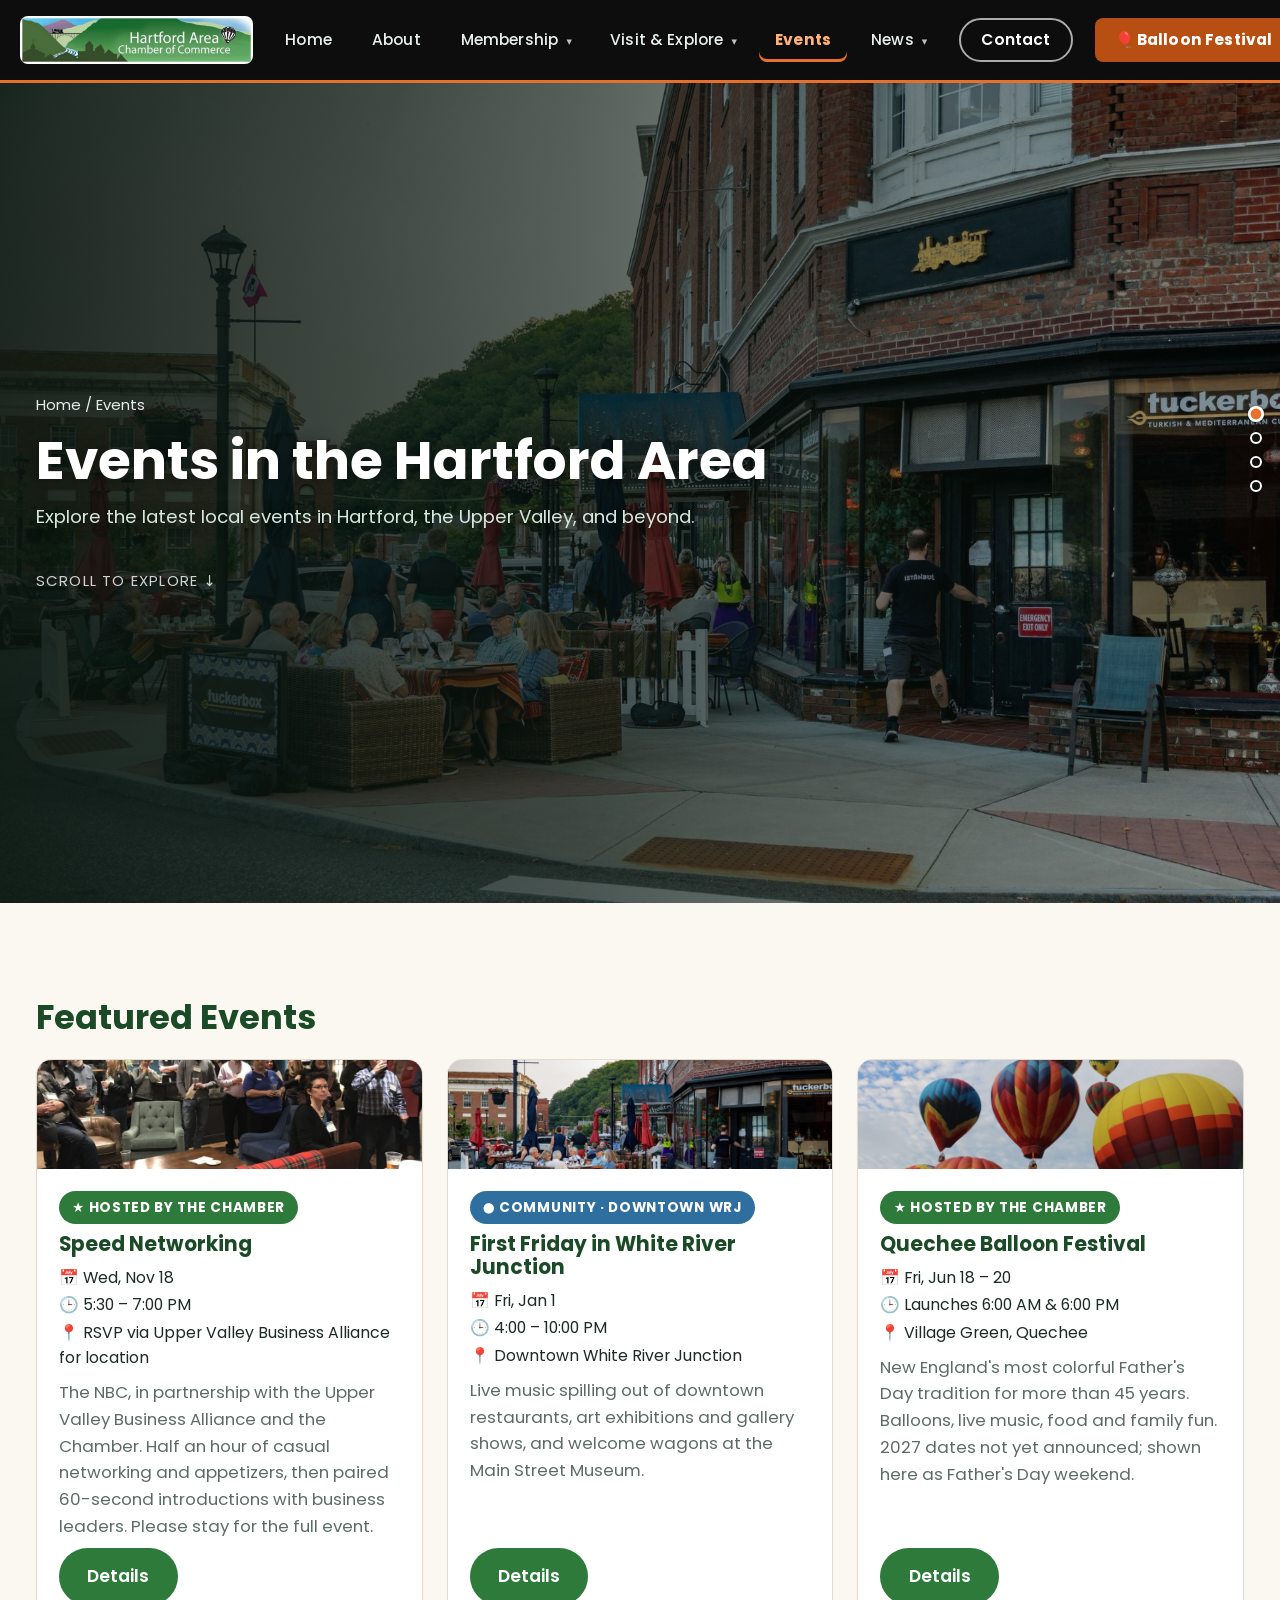
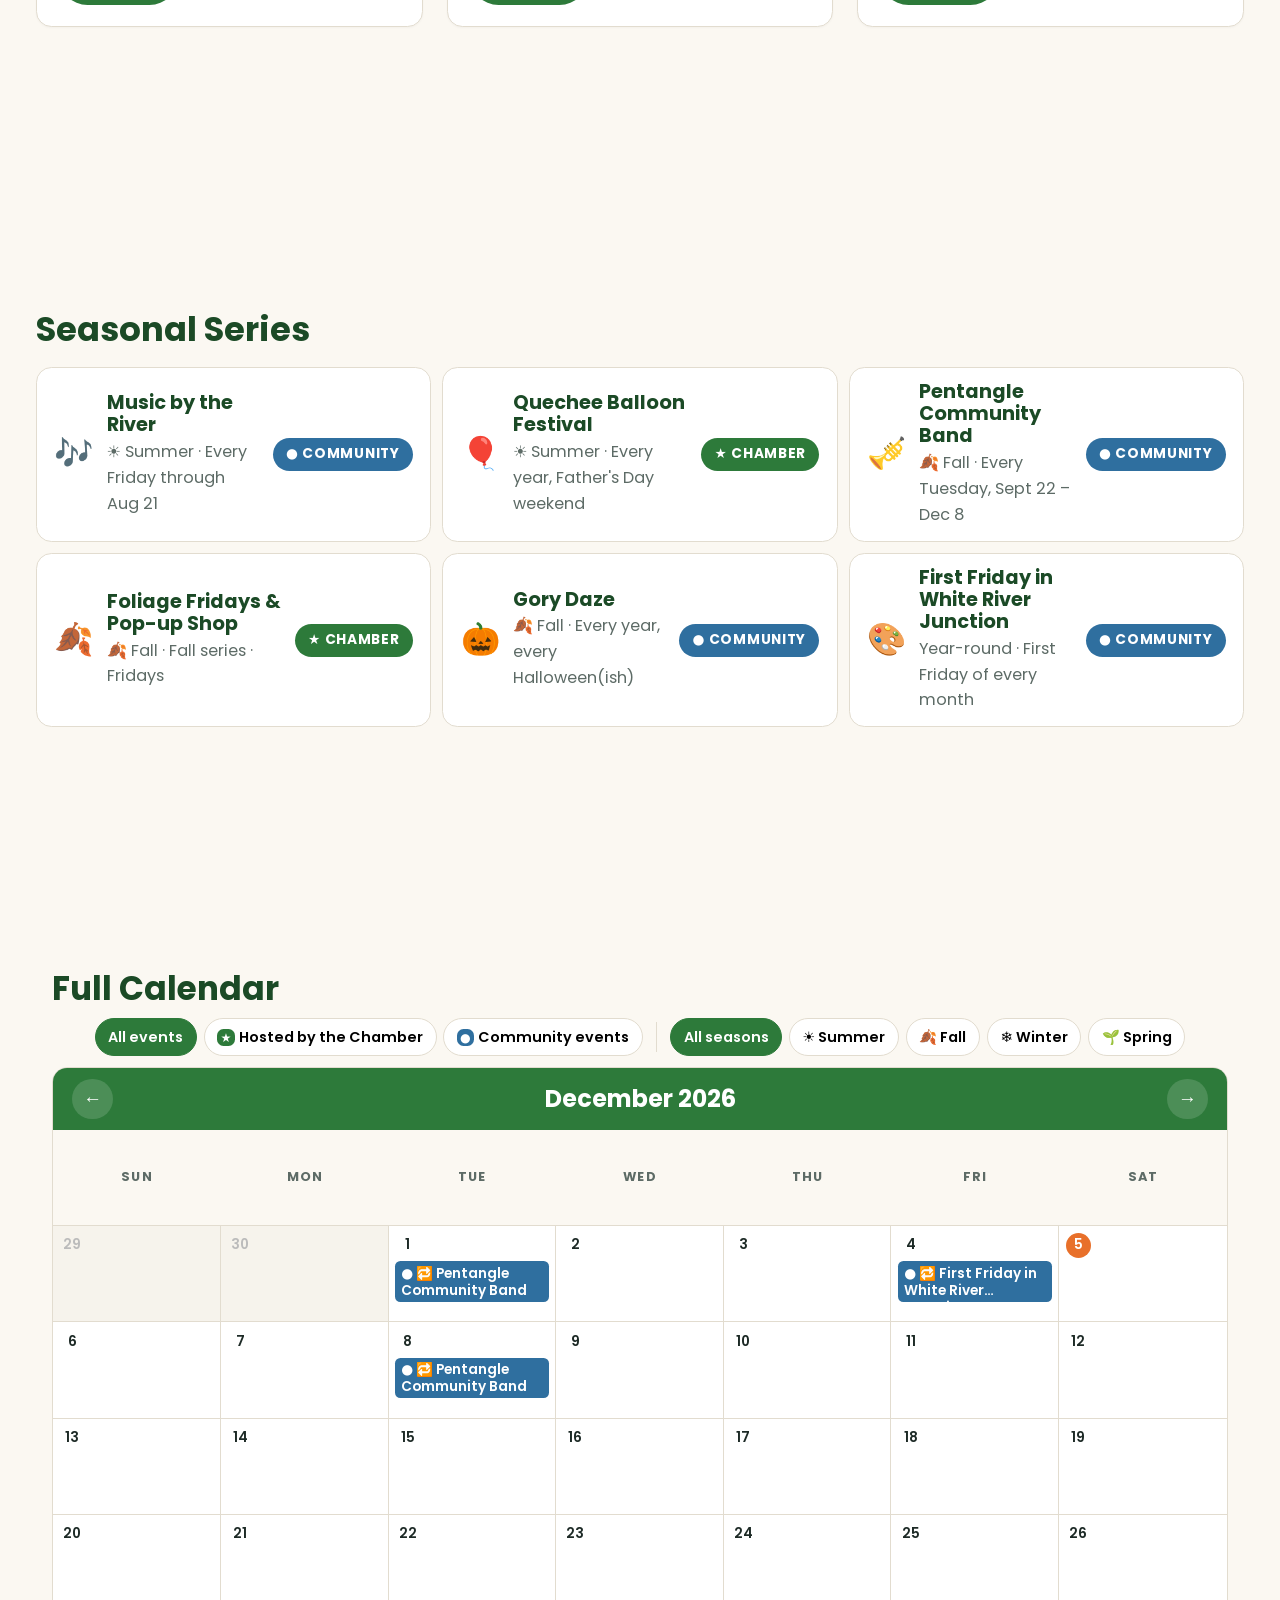
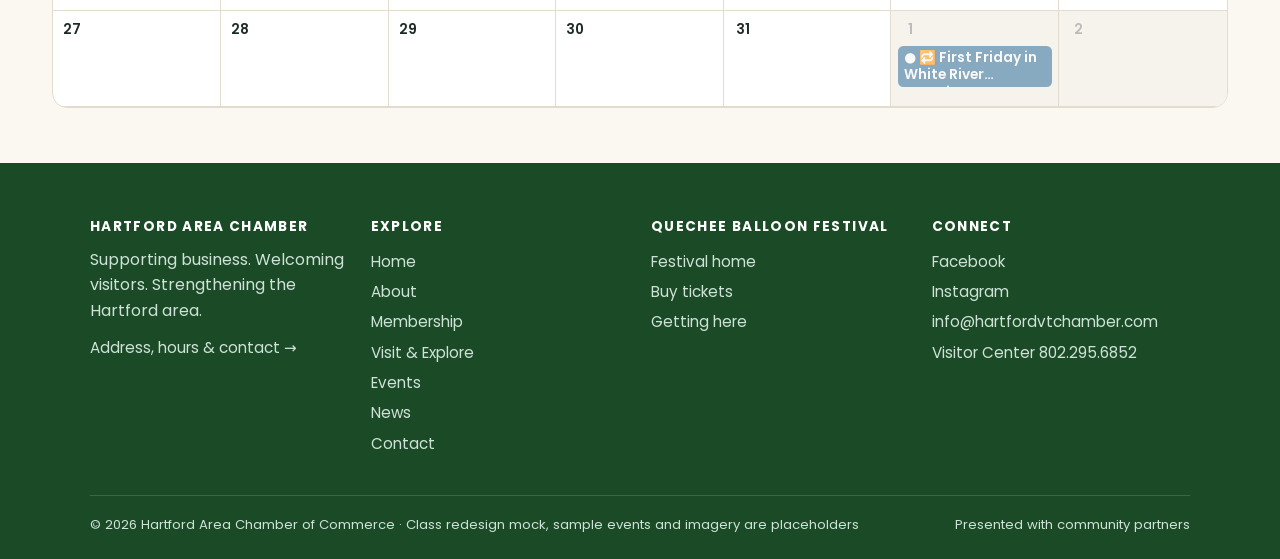
<file: mock/events.html>
<!doctype html><html lang="en"><head><meta charset="utf-8"><meta name="viewport" content="width=device-width,initial-scale=1">
<title>Events · Hartford Area Chamber</title>
<link rel="preconnect" href="https://fonts.googleapis.com">
<link href="https://fonts.googleapis.com/css2?family=Poppins:wght@400;500;600;700&display=swap" rel="stylesheet">
<link rel="stylesheet" href="styles.css?v=53"></head><body>
<main id="main">
<section class="page-hero photo" style="--bg:url(img/downtown.jpg)"><div class="wrap"><div class="crumbs"><a href="index.html">Home</a> / Events</div>
<h1>Events in the Hartford Area</h1><p>Explore the latest local events in Hartford, the Upper Valley, and beyond.</p></div></section>

<section><div class="wrap">
  <h2>Featured Events</h2>
  <div class="grid g3" id="featured" style="margin-top:20px"></div>
</div></section>

<section style="padding-top:0"><div class="wrap">
  <h2>Seasonal Series</h2>
  <div class="grid g2" id="series" style="gap:10px;margin-top:16px"></div>
</div></section>

<section style="padding-top:0"><div class="wrap">
  <h2>Full Calendar</h2>
  <div class="toolbar">
    <div id="filters" style="display:contents">
      <button class="chip on" data-f="all">All events</button>
      <button class="chip" data-f="chamber"><i class="sw chamber" aria-hidden="true">★</i>Hosted by the Chamber</button>
      <button class="chip" data-f="community"><i class="sw community" aria-hidden="true">●</i>Community events</button>
    </div>
    <span class="tb-sep"></span>
    <div id="seasons" style="display:contents">
      <button class="chip on" data-s="all">All seasons</button>
      <button class="chip" data-s="summer">☀️ Summer</button>
      <button class="chip" data-s="fall">🍂 Fall</button>
      <button class="chip" data-s="winter">❄️ Winter</button>
      <button class="chip" data-s="spring">🌱 Spring</button>
    </div>
  </div>
  <div class="cal">
    <div class="cal-head"><button id="prev" aria-label="Previous month">←</button><h3 id="mtitle"></h3><button id="next" aria-label="Next month">→</button></div>
    <div class="cal-grid" id="grid"></div>
  </div>
</div></section>
</main>

<dialog id="dlg"></dialog>
<script src="app.js?v=30"></script>
<script>
let filter='all',season='all';
const inSeason=e=>season==='all'||e.season==='all'||seasonOf(e)===season; // year-round series show in every season
const today=new Date();

/* Seasonal series cards: one per recurring event, grouped by season */
(function(){const seen=new Set(),order=['summer','fall','winter','spring','all'];
 const items=EVENTS.filter(e=>e.series&&!seen.has(e.key)&&seen.add(e.key)).sort((a,b)=>order.indexOf(seasonOf(a))-order.indexOf(seasonOf(b)));
 document.getElementById('series').innerHTML=items.map(e=>`
 <button class="series" onclick="openEv(${e.id})"><span class="ico">${e.icon}</span>
  <span><h3>${e.title}</h3><p>${SEASONS[e.season||seasonOf(e)]||'Year-round'} · ${e.series.replace(/^Annual · /,'Every year, ')}</p></span>
  <span class="badge ${e.host==='chamber'?'b-chamber':'b-community'}">${e.host==='chamber'?'★ Chamber':'● Community'}</span></button>`).join('')})();
const upcoming=EVENTS.filter(e=>new Date(e.date)>=new Date(today.toDateString())).sort((a,b)=>a.date.localeCompare(b.date));
let view=new Date((upcoming[0]||EVENTS[0]).date+'T12:00:00');view.setDate(1);

document.getElementById('featured').innerHTML=['speed','first-friday','bf'].map(k=>EVENTS.filter(e=>e.key===k&&e.date>=today.toISOString().slice(0,10))[0]||EVENTS.find(e=>e.key===k)).map(e=>`
<article class="card"><div class="thumb ${e.thumb}${e.img?' photo':''}" ${thumbBg(e)}>${e.icon}</div><div class="body">${badge(e)}<h3>${e.title}</h3>
<div class="meta"><span>📅 ${fmt(e.date,{weekday:'short',month:'short',day:'numeric'})}${e.end?' – '+fmt(e.end,{day:'numeric'}):''}</span><span>🕒 ${e.time}</span><span>📍 ${e.place}</span></div>
<p>${e.desc}</p><button class="btn btn-green" onclick="openEv(${e.id})">Details</button></div></article>`).join('');

function openEv(id){const e=EVENTS.find(x=>x.id===id),d=document.getElementById('dlg');
 d.innerHTML=`<div class="thumb ${e.thumb}${e.img?' photo':''}" ${thumbBg(e)}>${e.icon}</div><div class="inner">${badge(e)}<h3>${e.title}</h3>
 <div class="meta"><span>📅 ${fmt(e.date,{weekday:'long',month:'long',day:'numeric',year:'numeric'})}${e.end?' – '+fmt(e.end,{month:'long',day:'numeric'}):''}</span><span>🕒 ${e.time}</span><span>📍 ${e.place}</span>${e.series?`<span>🔁 ${e.series} · ${SEASONS[e.season]||'Year-round'}</span>`:''}</div>
 <p>${e.desc}</p><div style="display:flex;gap:10px;flex-wrap:wrap">${e.bf?`<a class="btn btn-primary" href="${TICKETS}">🎟️ Buy Tickets</a><a class="btn btn-green" href="balloon-fest.html">Festival site</a>`:''}<button class="btn btn-ghost" style="color:var(--green)" onclick="dlg.close()">Close</button></div>
 ${reviewsHTML(e)}</div>`;
 d.insertAdjacentHTML('afterbegin','<button class="x" aria-label="Close" onclick="dlg.close()">✕</button>');
 d.dataset.tone=e.thumb;d.showModal();d.scrollTop=0}

/* Sample reviews from past editions (placeholders). Photos are gradient tiles; real uploads show as images. */
const REVIEWS={
 bf:[{n:'Sarah K.',y:2025,s:5,t:'Watching the dawn launch from the green was magical. Arrive early and bring a blanket!',p:['img/qbf-a.jpg','img/qbf-b.jpg','img/qbf-d.jpg']},
    {n:'Mike D.',y:2024,s:4,t:'Great food and music. Parking was a bit of a walk, but worth it for the view.',p:['img/downtown.jpg']}],
 'first-friday':[{n:'Priya R.',y:2025,s:5,t:'Gallery hopping and live music all night. Such a fun downtown vibe.',p:['🎨','🎶']}],
 foliage:[{n:'Tom B.',y:2025,s:5,t:'Gorgeous colors and I found a handmade gift at the pop-up shop.',p:['🍂']}],
 gory:[{n:'Elena M.',y:2025,s:4,t:'The parade was wild and so creative. Dress up and bring the kids early for trunk or treat!',p:['🎃','🥁']}]
};
const userRv={};
dlg.addEventListener('click',ev=>{if(ev.target===dlg)dlg.close()}); // click the blurred backdrop to close
function reviewsHTML(e){
 const list=[...(REVIEWS[e.key]||[]),...(userRv[e.id]||[])];
 const avg=list.length?(list.reduce((a,r)=>a+r.s,0)/list.length).toFixed(1):null;
 const card=r=>`<div class="rv"><div><span class="stars">${'★'.repeat(r.s)}${'☆'.repeat(5-r.s)}</span> <b>${r.n}</b> <small>· ${r.y}</small></div><p>${r.t}</p>
  ${r.p&&r.p.length?`<div class="rv-photos">${r.p.map(p=>(p.startsWith('blob:')||p.startsWith('img/'))?`<img src="${p}" alt="Visitor photo">`:`<span class="${e.thumb}">${p}</span>`).join('')}</div>`:''}</div>`;
 return `<div class="rv-head"><div><h4>From past years</h4>${avg?`<span class="stars">★</span> <b>${avg}</b> <small>(${list.length} review${list.length>1?'s':''})</small>`:'<small>No reviews yet. Be the first!</small>'}</div>
  <button class="btn btn-green" style="padding:8px 16px" onclick="this.closest('dialog').querySelector('.rvform').classList.toggle('show')">Share your experience</button></div>
 <form class="rvform" onsubmit="addRv(event,${e.id})">
  <input name="n" placeholder="Your name" required aria-label="Your name">
  <select name="s" aria-label="Rating" style="padding:12px;border-radius:10px;border:1.5px solid var(--line);font:1rem var(--font-b)"><option value="5">★★★★★ Loved it</option><option value="4">★★★★ Great</option><option value="3">★★★ Good</option><option value="2">★★ Fair</option><option value="1">★ Poor</option></select>
  <textarea name="t" rows="3" placeholder="How was it?" required aria-label="Your review"></textarea>
  <input type="file" name="p" accept="image/*" multiple aria-label="Add photos">
  <small>Reviews are checked by the Chamber before they appear publicly. Have a concern? <a href="index.html#Contact">Tell us privately</a>.</small>
  <button class="btn btn-primary">Submit review</button></form>
 <div style="display:grid;gap:10px">${list.map(card).join('')}</div>`}
function addRv(ev,id){ev.preventDefault();const f=ev.target,photos=[...f.p.files].slice(0,4).map(x=>URL.createObjectURL(x));
 (userRv[id]=userRv[id]||[]).push({n:f.n.value,y:new Date().getFullYear(),s:+f.s.value,t:f.t.value,p:photos});
 openEv(id);dlg.querySelector('.rv-head').insertAdjacentHTML('afterend','<p class="rv" style="background:#e6f4ea">Thanks! In the real site this would be held for Chamber approval first. Shown here as a preview.</p>')}

function render(){
 const y=view.getFullYear(),m=view.getMonth();
 mtitle.textContent=view.toLocaleDateString('en-US',{month:'long',year:'numeric'});
 const first=new Date(y,m,1).getDay(),dim=new Date(y,m+1,0).getDate(),prevDim=new Date(y,m,0).getDate();
 let h=['Sun','Mon','Tue','Wed','Thu','Fri','Sat'].map(d=>`<div class="dow">${d}</div>`).join('');
 const rows=Math.ceil((first+dim)/7);
 for(let i=0;i<rows*7;i++){
  let day=i-first+1,out=false,cm=m,cy=y;
  if(day<1){day+=prevDim;out=true;cm=m-1}else if(day>dim){day-=dim;out=true;cm=m+1}
  const dt=new Date(y,cm,day),iso=dt.toISOString().slice(0,10).replace(/.*/,()=>`${dt.getFullYear()}-${String(dt.getMonth()+1).padStart(2,'0')}-${String(day).padStart(2,'0')}`);
  const evs=EVENTS.filter(e=>(filter==='all'||e.host===filter)&&inSeason(e)&&iso>=e.date&&iso<=(e.end||e.date));
  const isToday=dt.toDateString()===today.toDateString();
  h+=`<div class="day ${out?'out':''} ${isToday?'today':''}"><span class="n">${day}</span>${evs.map(e=>`<button class="ev ${e.host}" onclick="openEv(${e.id})" title="${e.title}">${e.series?'🔁 ':''}${e.title}</button>`).join('')}</div>`;
  if(i>=34&&dt.getDate()>=dim&&!out&&false)break;
 }
 grid.innerHTML=h;
 window.refit&&refit();
}
prev.onclick=()=>{view.setMonth(view.getMonth()-1);render()};
next.onclick=()=>{view.setMonth(view.getMonth()+1);render()};
filters.onclick=e=>{const b=e.target.closest('.chip');if(!b)return;filter=b.dataset.f;[...filters.querySelectorAll('.chip')].forEach(c=>c.classList.toggle('on',c===b));render()};
seasons.onclick=e=>{const b=e.target.closest('.chip');if(!b)return;season=b.dataset.s;[...seasons.querySelectorAll('.chip')].forEach(c=>c.classList.toggle('on',c===b));
 const first=EVENTS.filter(x=>inSeason(x)&&x.date>=today.toISOString().slice(0,10)).sort((a,b)=>a.date.localeCompare(b.date))[0]||EVENTS.find(inSeason);
 if(first&&season!=='all'){view=new Date(first.date+'T12:00:00');view.setDate(1)} // jump the calendar to that season's next event
 render()};
render();
</script></body></html>
</file>
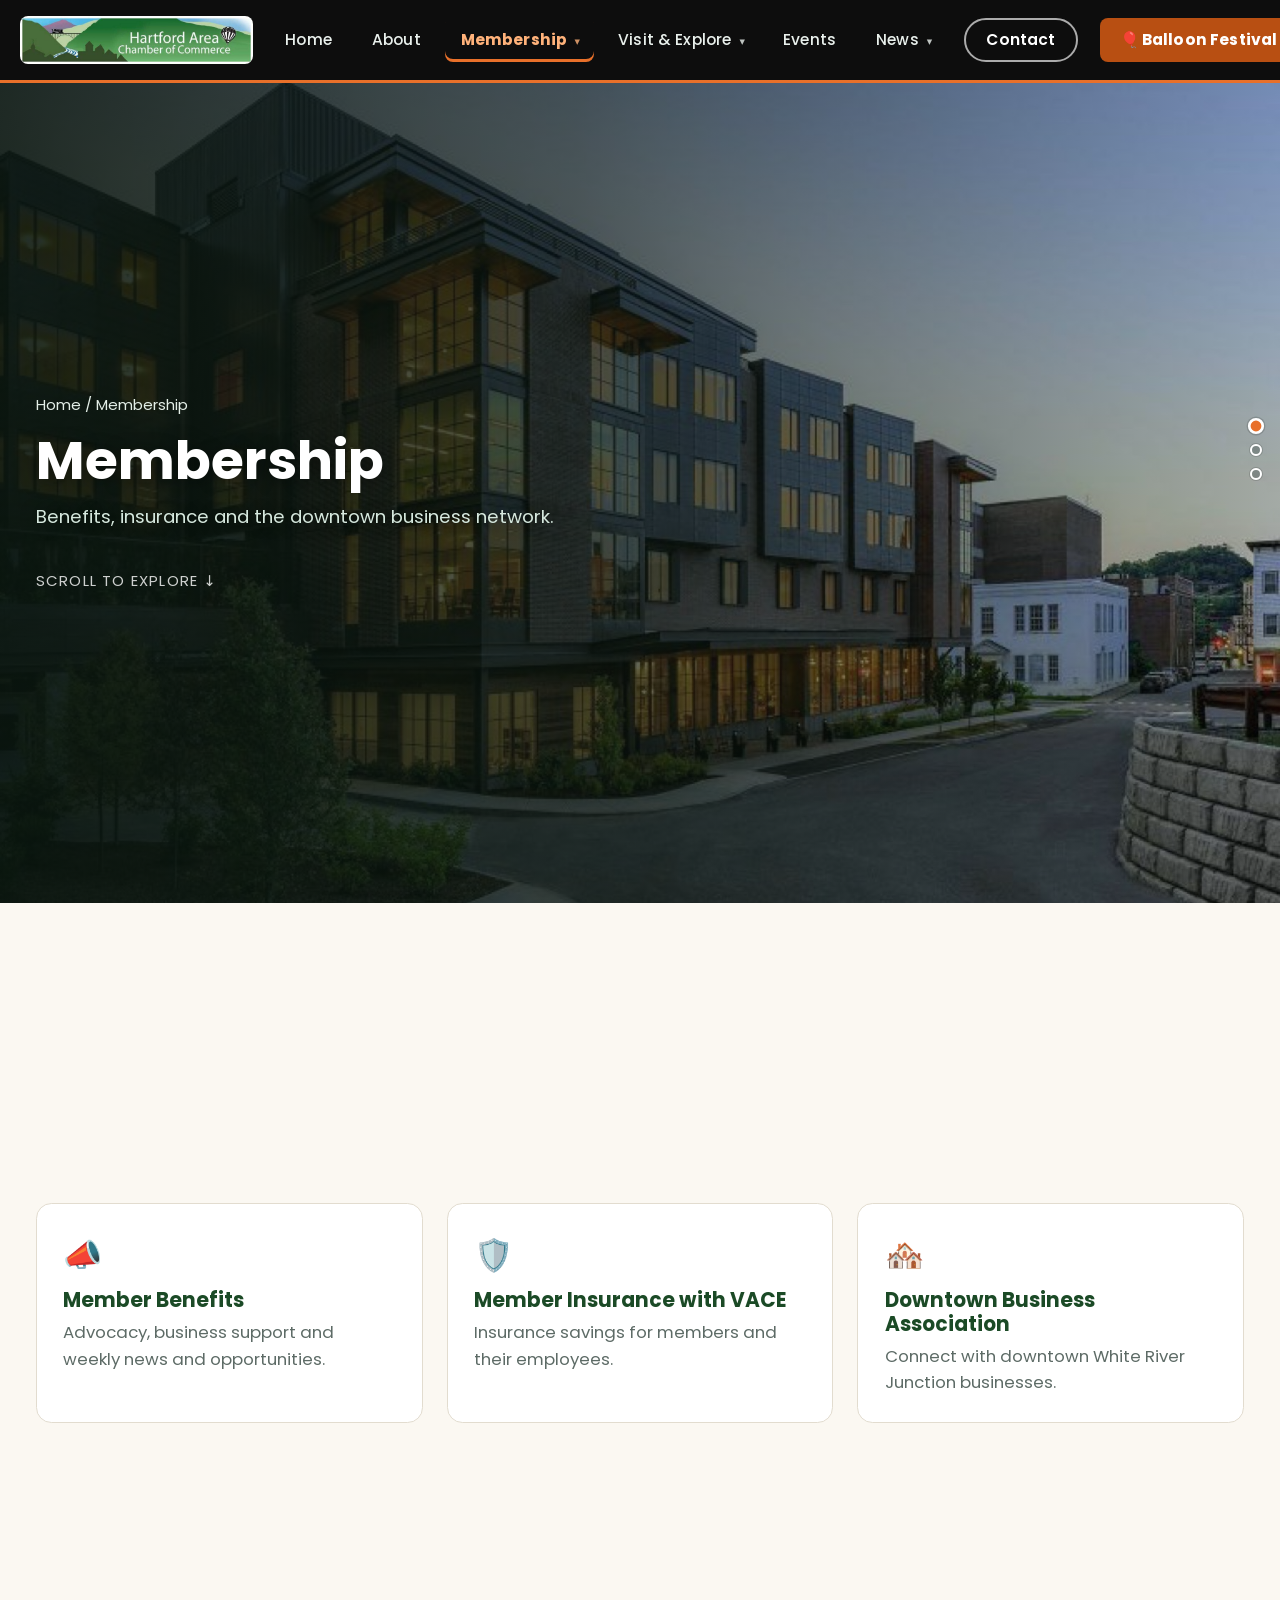
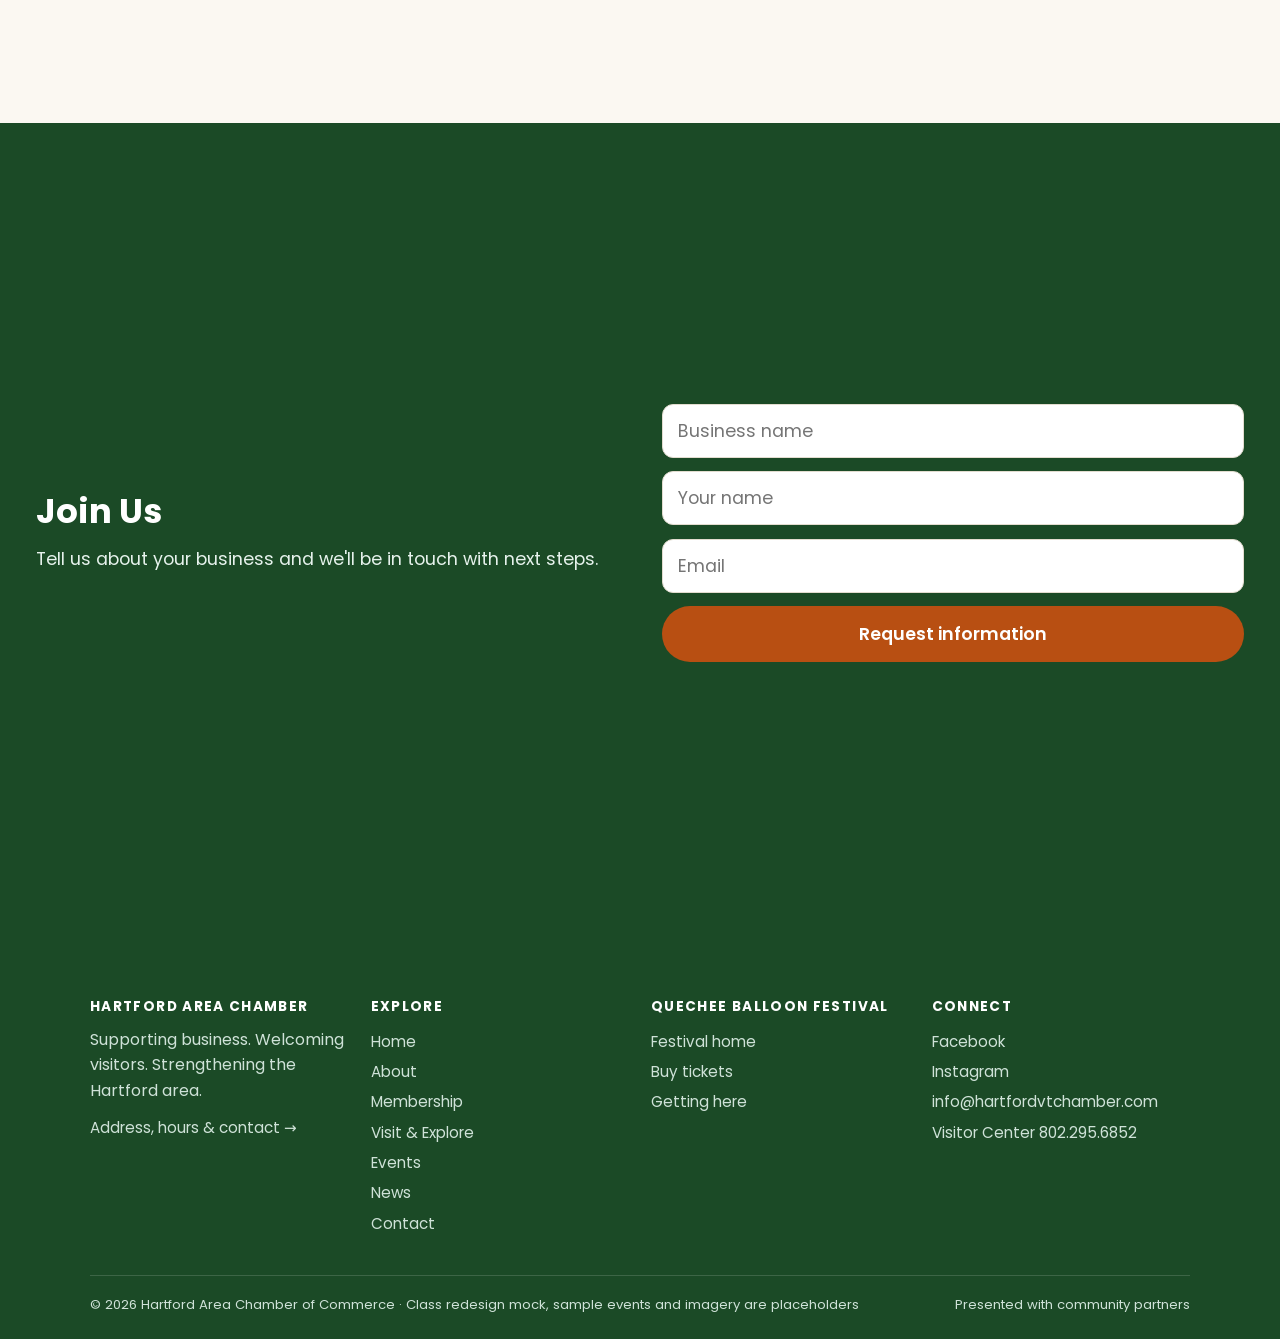
<file: mock/membership.html>
<!doctype html><html lang="en"><head><meta charset="utf-8"><meta name="viewport" content="width=device-width,initial-scale=1">
<title>Membership · Hartford Area Chamber</title>
<link rel="preconnect" href="https://fonts.googleapis.com">
<link href="https://fonts.googleapis.com/css2?family=Poppins:wght@400;500;600;700&display=swap" rel="stylesheet">
<link rel="stylesheet" href="styles.css?v=53"></head><body>
<main id="main">
<section class="page-hero photo" style="--bg:url(img/wrj-building.jpg)"><div class="wrap"><div class="crumbs"><a href="index.html">Home</a> / Membership</div><h1>Membership</h1><p>Benefits, insurance and the downtown business network.</p></div></section>
<section id="benefits"><div class="wrap">
  <div class="grid g3">
    <div class="perk"><div class="ico">📣</div><h3>Member Benefits</h3><p>Advocacy, business support and weekly news and opportunities.</p></div>
    <div class="perk"><div class="ico">🛡️</div><h3>Member Insurance with VACE</h3><p>Insurance savings for members and their employees.</p></div>
    <div class="perk"><div class="ico">🏘️</div><h3>Downtown Business Association</h3><p>Connect with downtown White River Junction businesses.</p></div>
  </div>
</div></section>
<section class="dark" id="join"><div class="wrap split">
  <div><h2>Join Us</h2><p style="margin-top:12px">Tell us about your business and we'll be in touch with next steps.</p></div>
  <form onsubmit="event.preventDefault();this.innerHTML='<h3 style=color:#fff>Thank you! We will be in touch.</h3>'">
    <input placeholder="Business name" required aria-label="Business name"><input placeholder="Your name" required aria-label="Your name"><input type="email" placeholder="Email" required aria-label="Email">
    <button class="btn btn-primary">Request information</button></form>
</div></section>
</main>
<script src="app.js?v=30"></script></body></html>
</file>
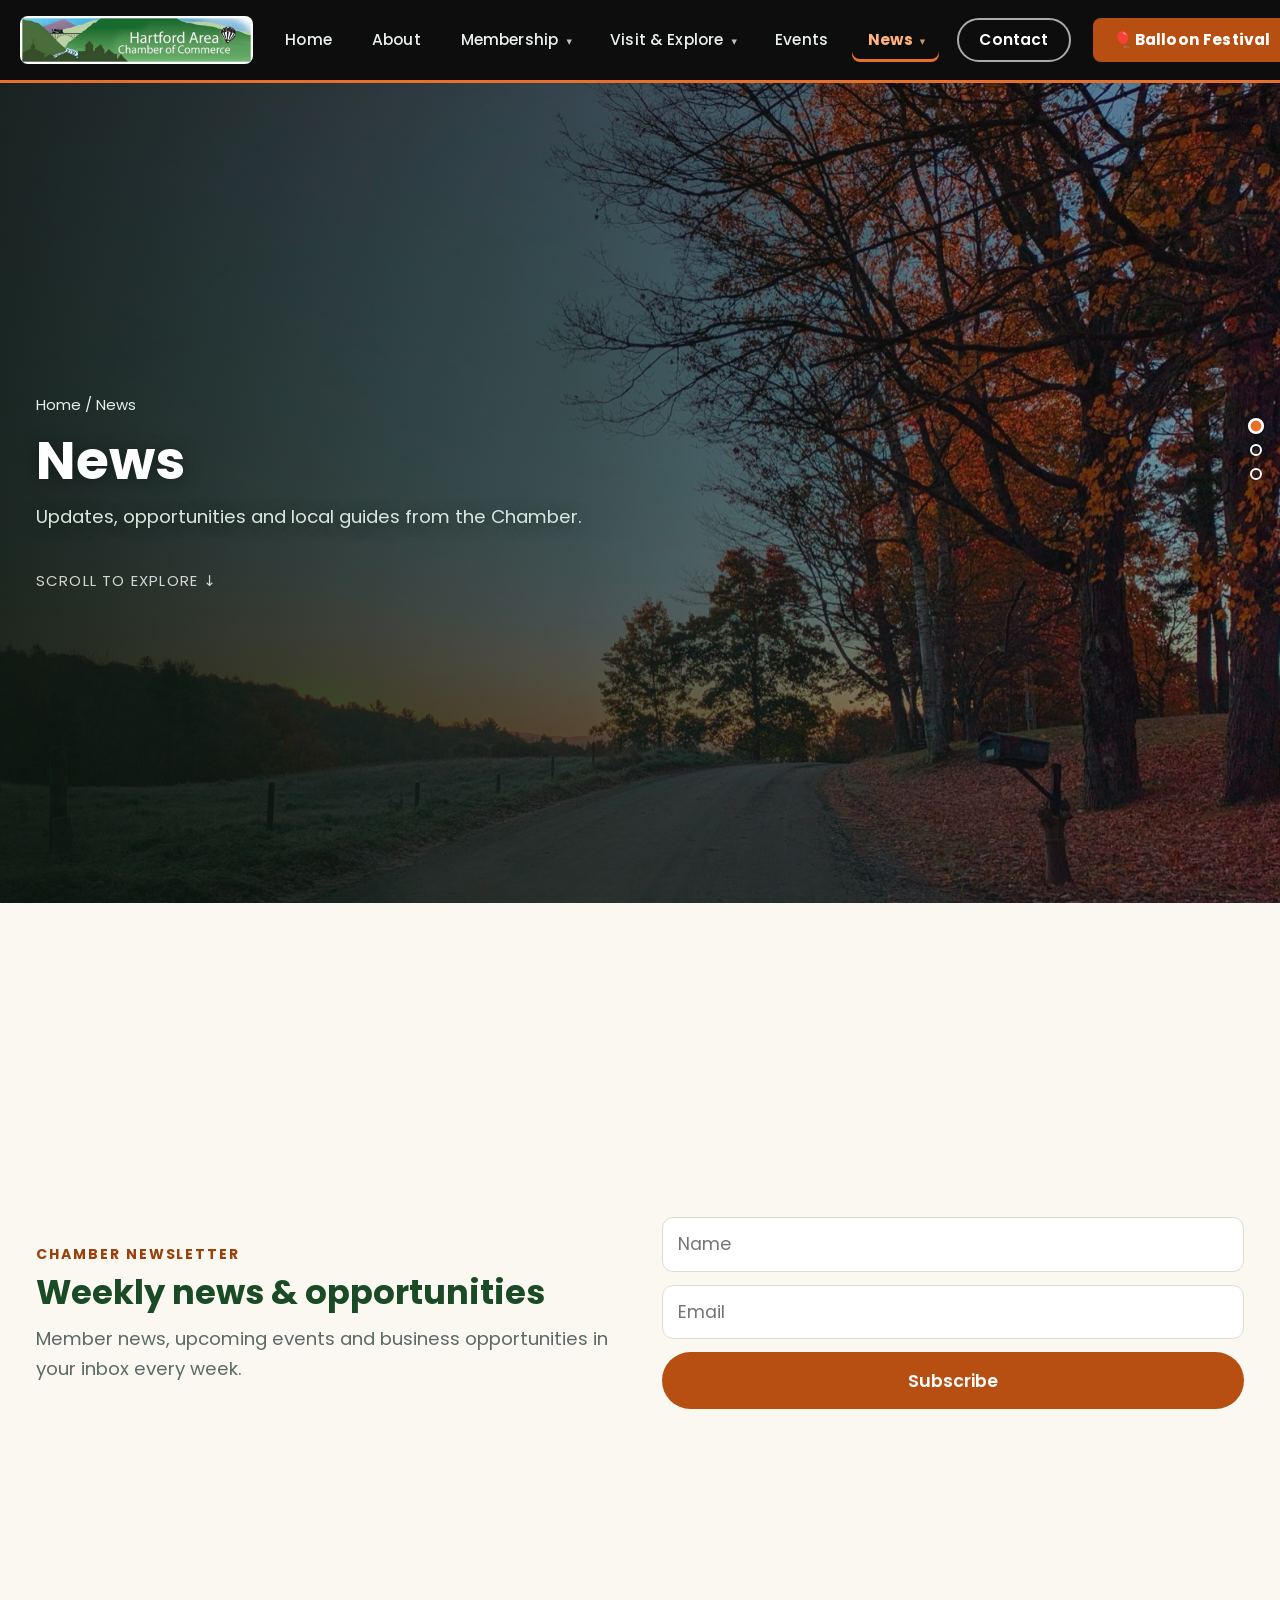
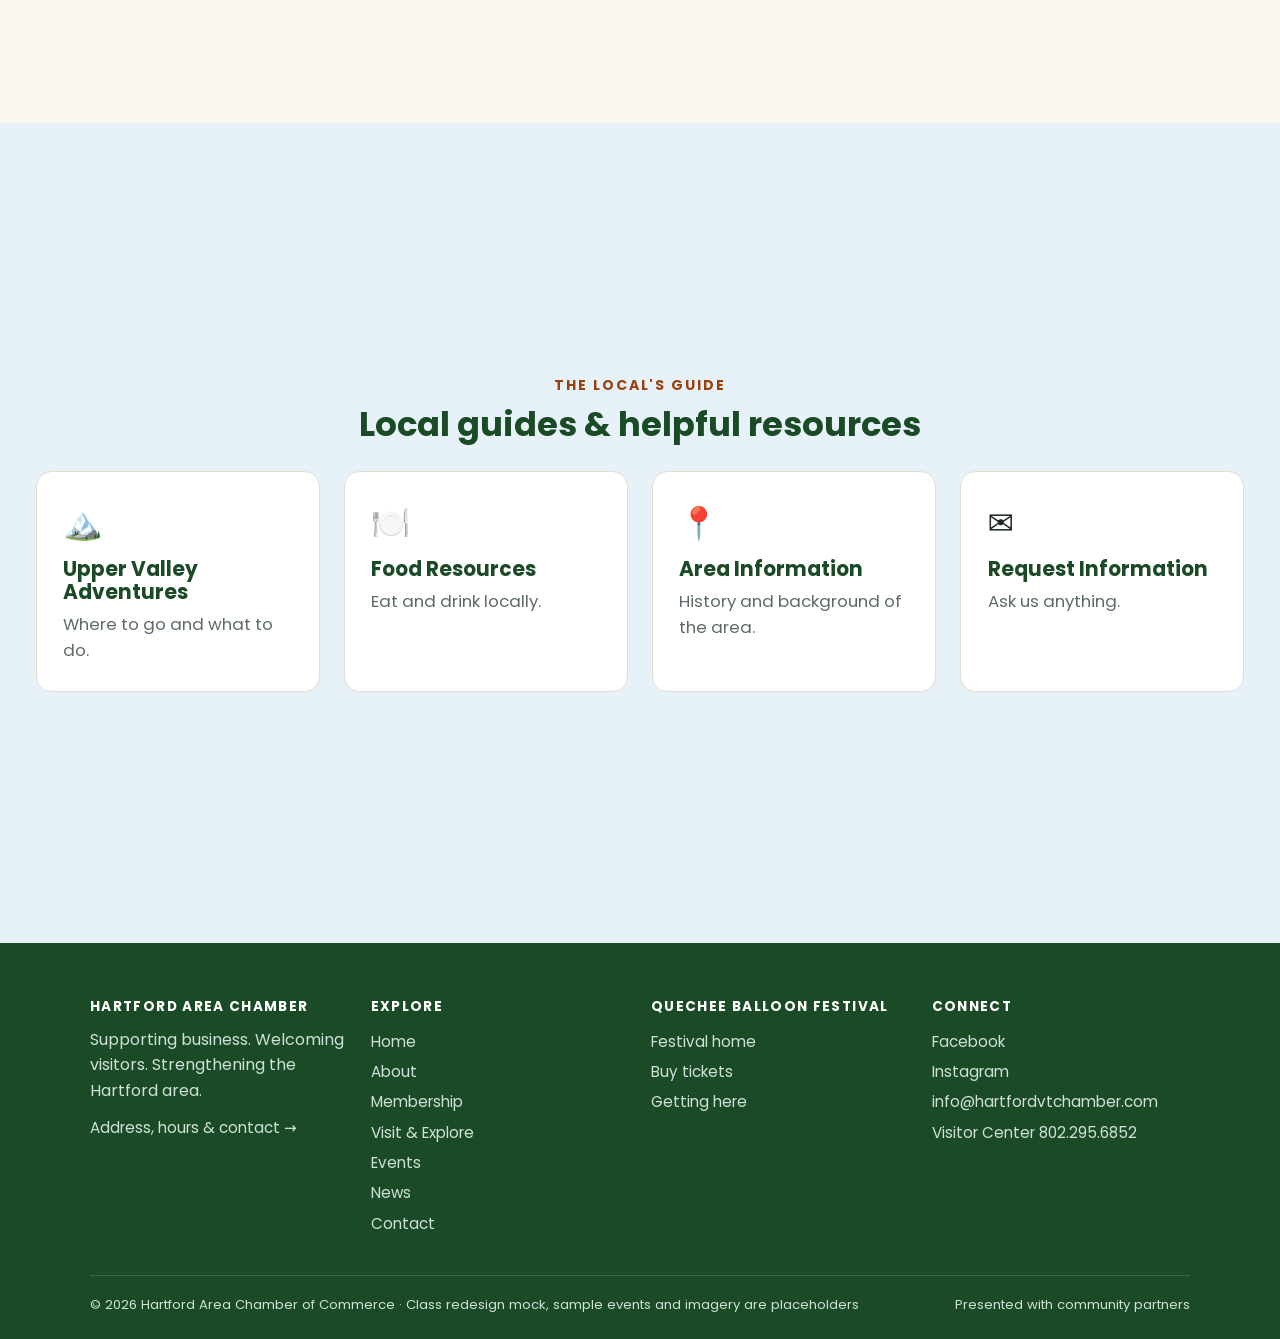
<file: mock/news.html>
<!doctype html><html lang="en"><head><meta charset="utf-8"><meta name="viewport" content="width=device-width,initial-scale=1">
<title>News · Hartford Area Chamber</title>
<link rel="preconnect" href="https://fonts.googleapis.com">
<link href="https://fonts.googleapis.com/css2?family=Poppins:wght@400;500;600;700&display=swap" rel="stylesheet">
<link rel="stylesheet" href="styles.css?v=53"></head><body>
<main id="main">
<section class="page-hero photo" style="--bg:url(img/sunrise.jpg)"><div class="wrap"><div class="crumbs"><a href="index.html">Home</a> / News</div><h1>News</h1><p>Updates, opportunities and local guides from the Chamber.</p></div></section>

<section id="newsletter"><div class="wrap split">
  <div><p class="eyebrow">Chamber Newsletter</p><h2>Weekly news &amp; opportunities</h2>
    <p class="lead" style="margin-top:10px">Member news, upcoming events and business opportunities in your inbox every week.</p></div>
  <form onsubmit="event.preventDefault();this.innerHTML='<h3>Thank you for subscribing!</h3>'">
    <input placeholder="Name" required aria-label="Name"><input type="email" placeholder="Email" required aria-label="Email">
    <button class="btn btn-primary">Subscribe</button></form>
</div></section>

<section class="alt" id="guide"><div class="wrap">
  <div class="center"><p class="eyebrow">The Local's Guide</p><h2>Local guides &amp; helpful resources</h2></div>
  <div class="grid g4" style="margin-top:24px">
    <a class="perk" href="visit.html" style="text-decoration:none"><div class="ico">🏔️</div><h3>Upper Valley Adventures</h3><p>Where to go and what to do.</p></a>
    <a class="perk" href="visit.html" style="text-decoration:none"><div class="ico">🍽️</div><h3>Food Resources</h3><p>Eat and drink locally.</p></a>
    <a class="perk" href="area-history.html" style="text-decoration:none"><div class="ico">📍</div><h3>Area Information</h3><p>History and background of the area.</p></a>
    <a class="perk" href="index.html#Contact" style="text-decoration:none"><div class="ico">✉️</div><h3>Request Information</h3><p>Ask us anything.</p></a>
  </div>
</div></section>
</main>
<script src="app.js?v=30"></script></body></html>
</file>
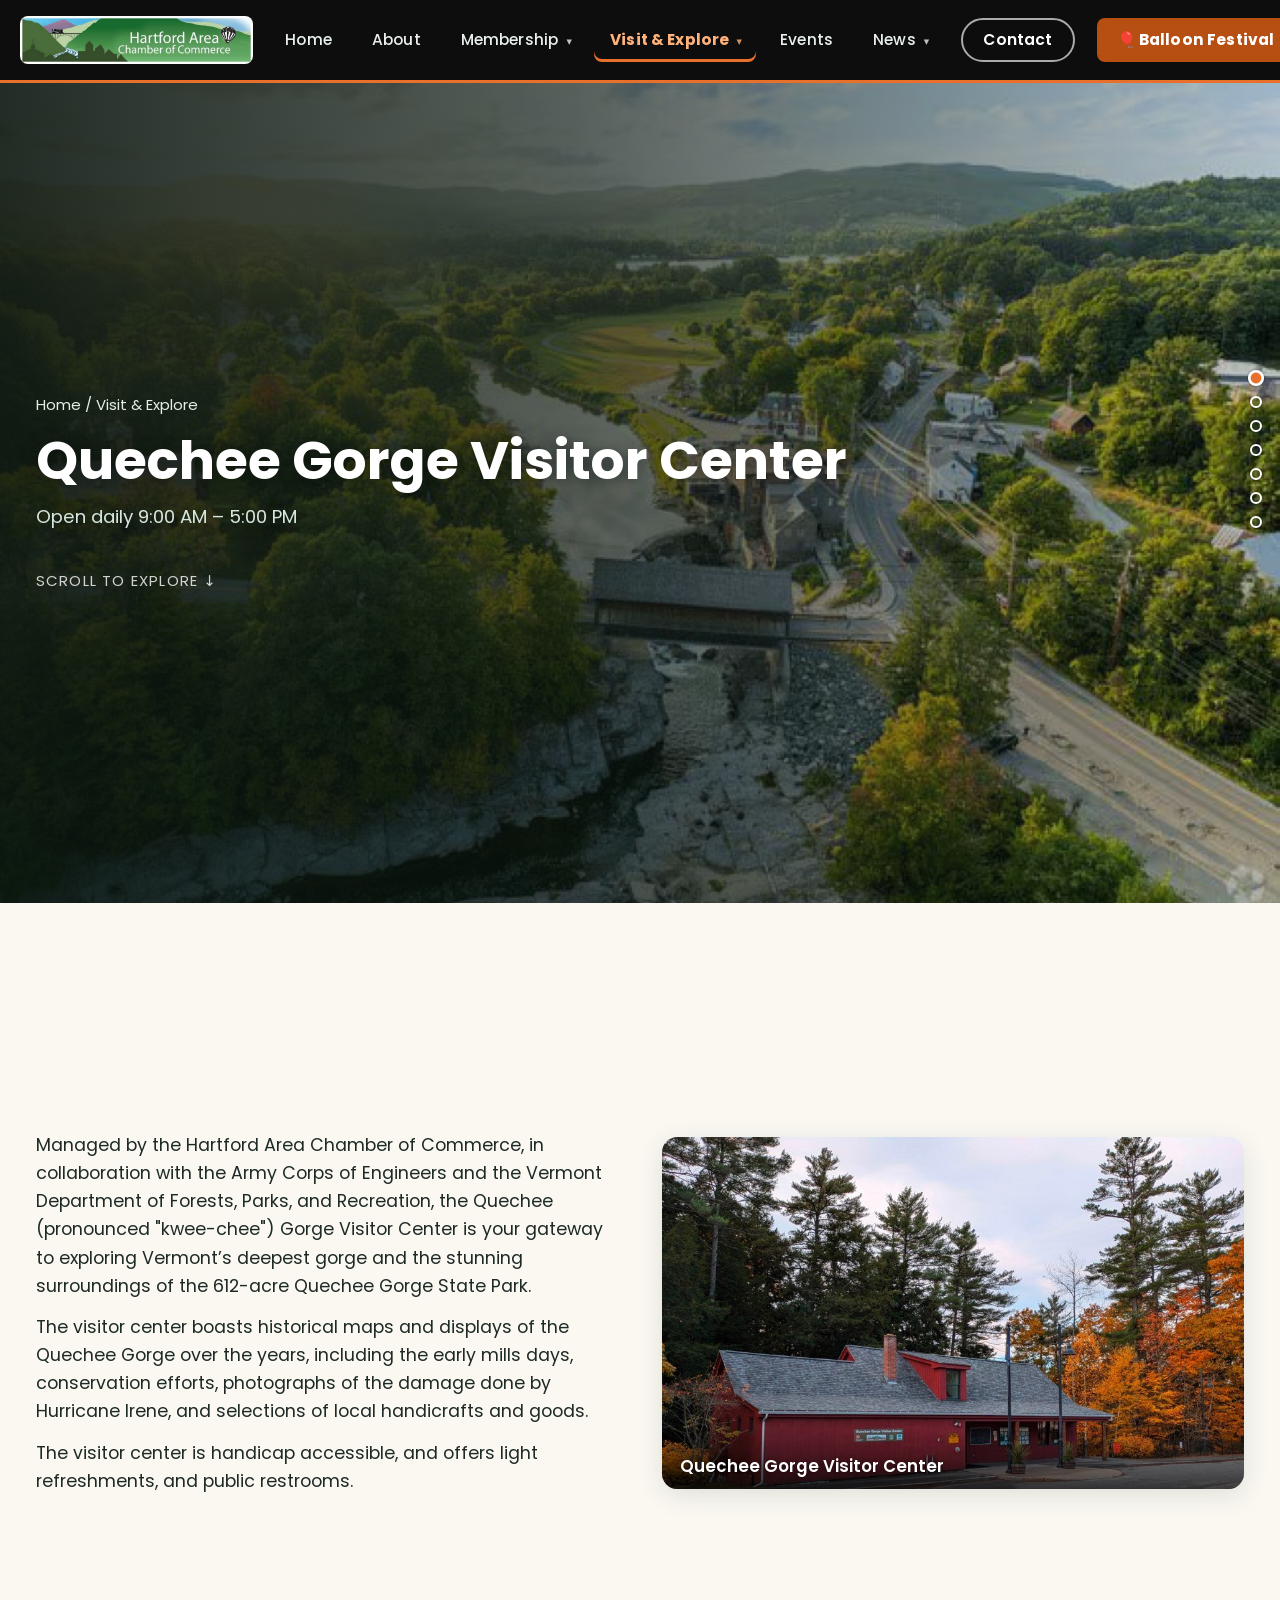
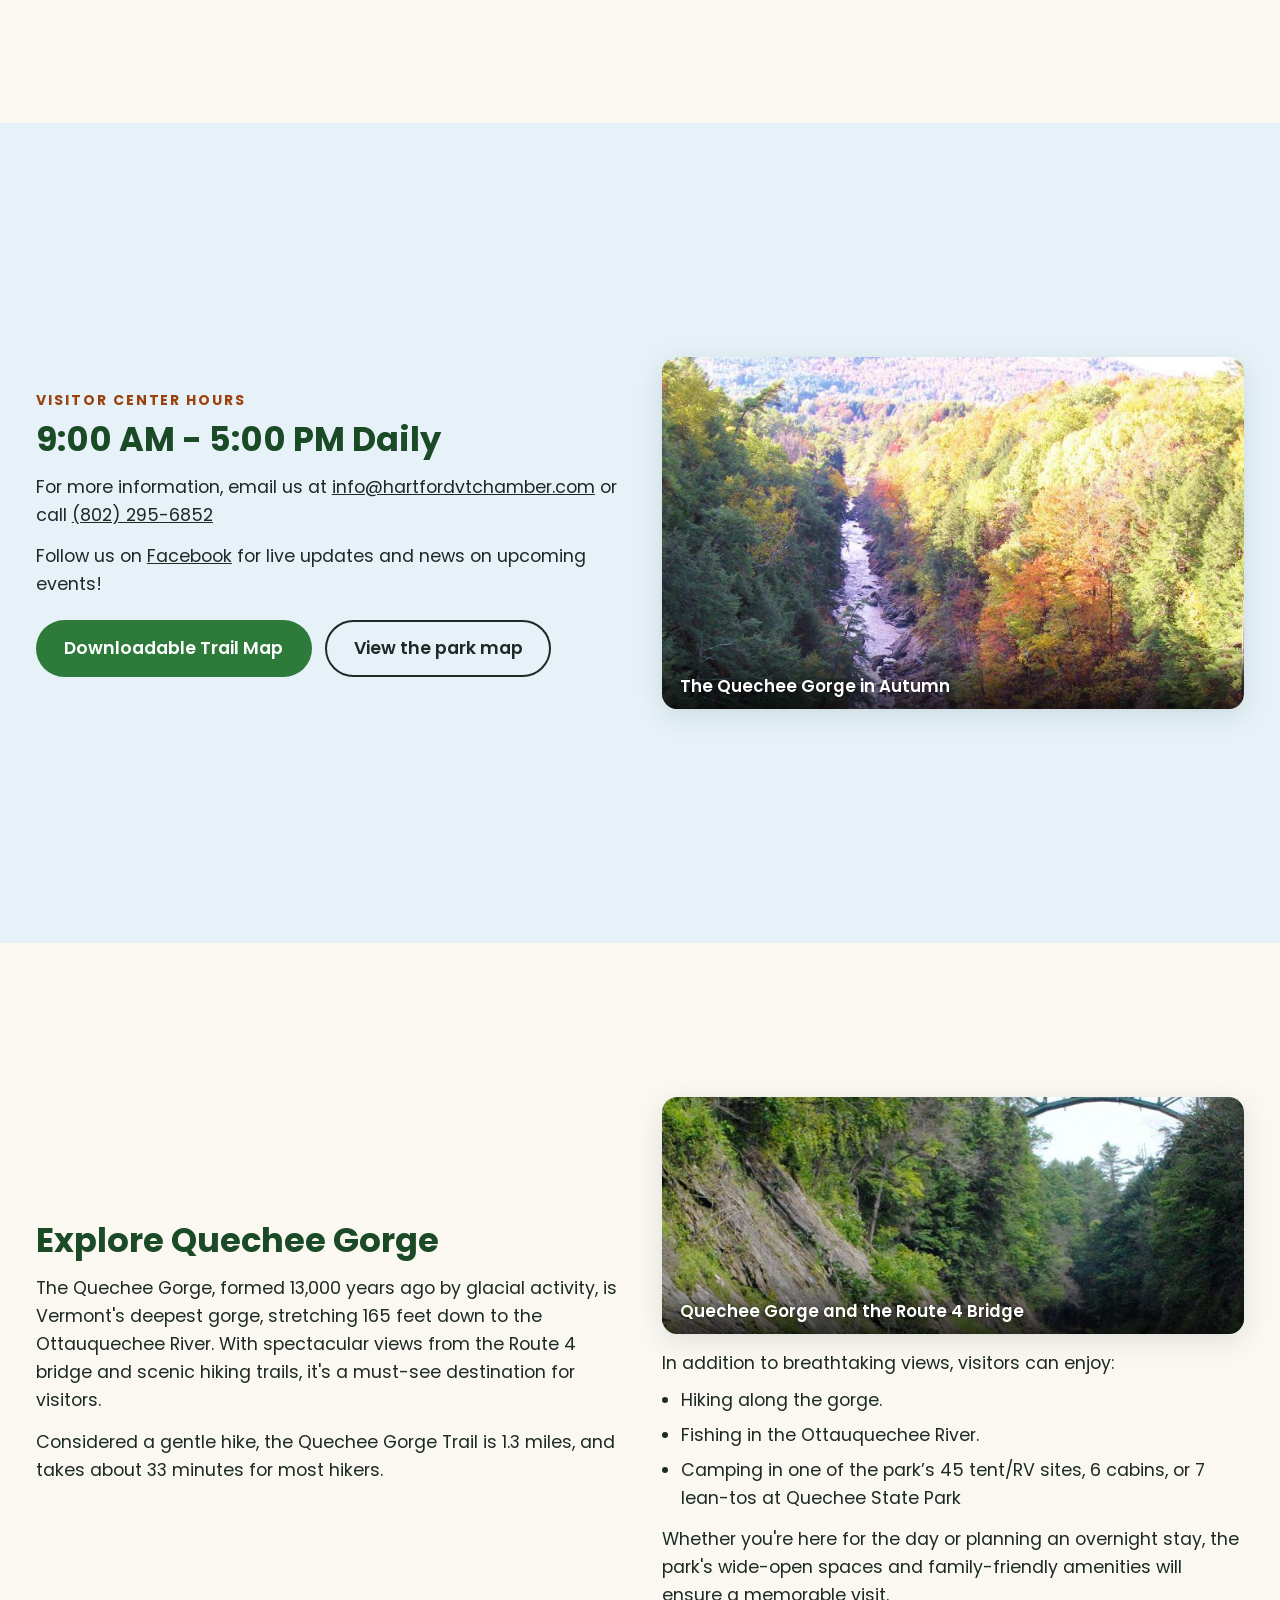
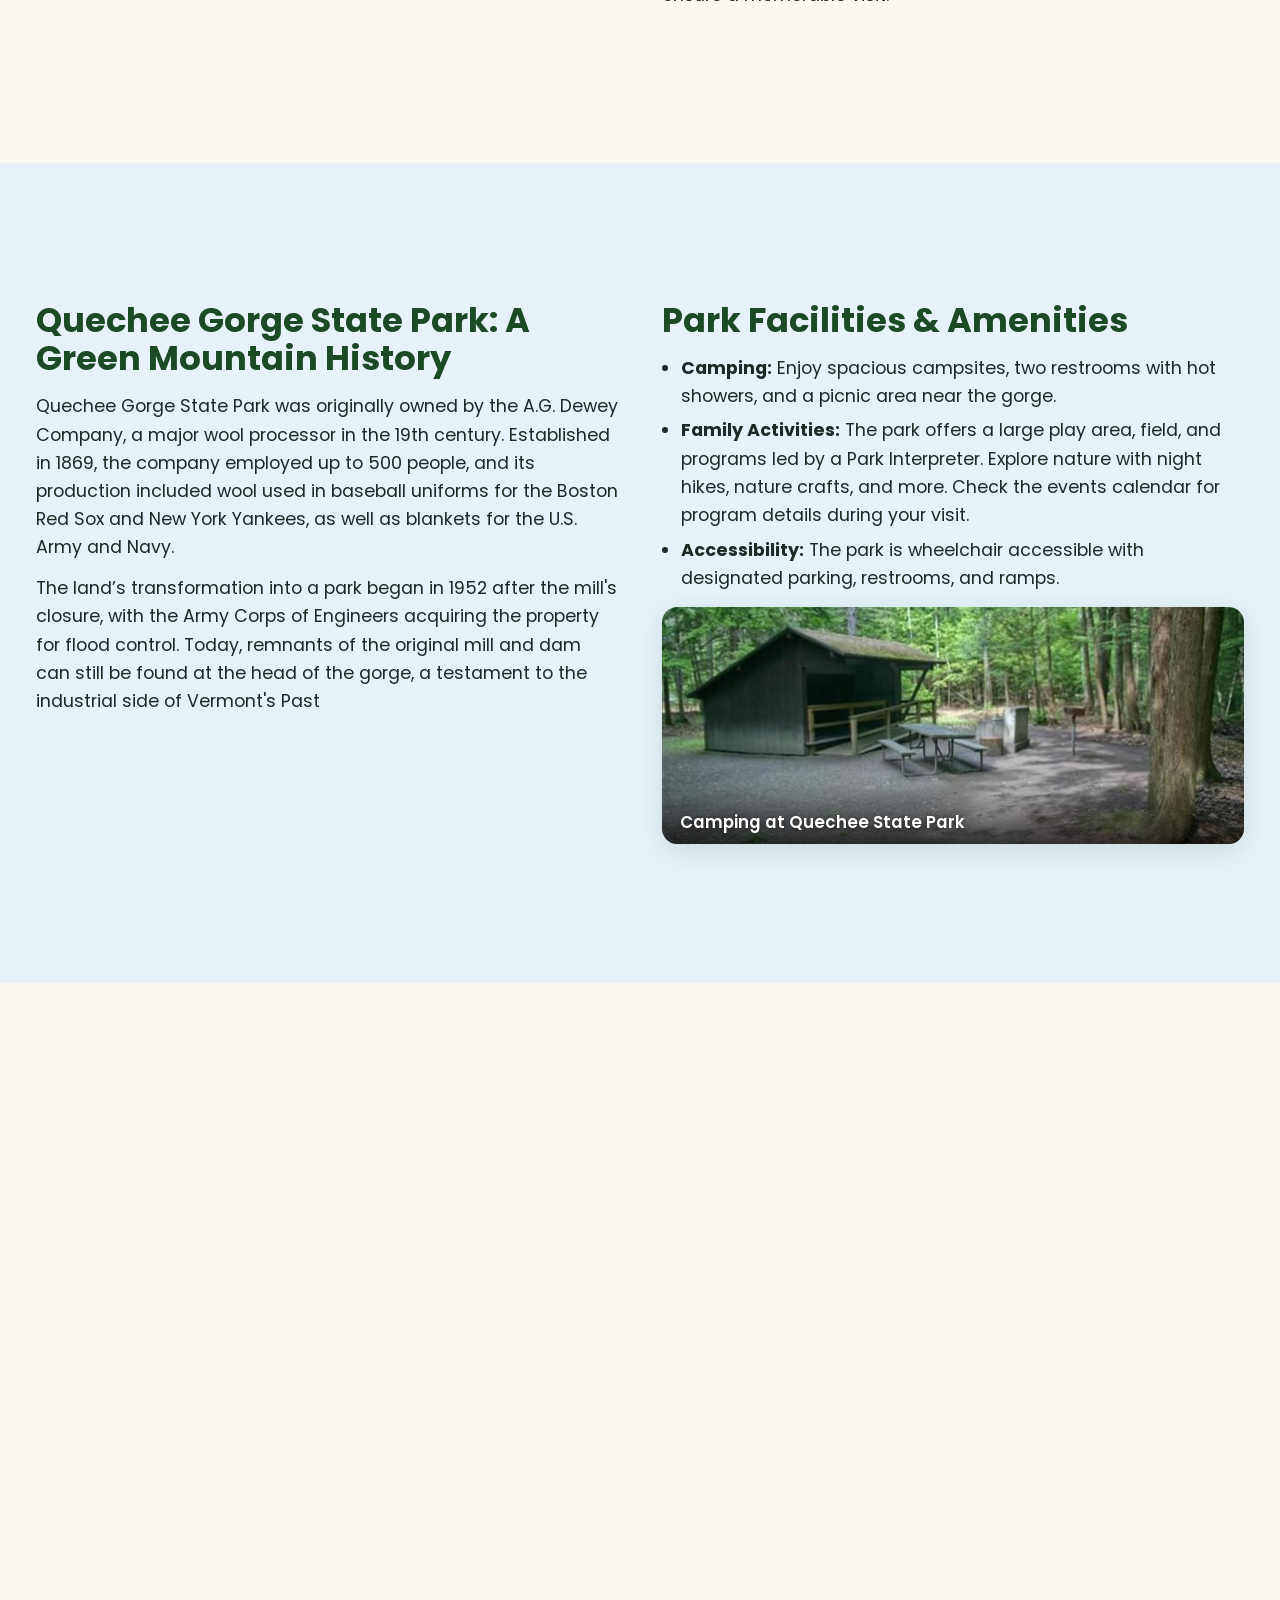
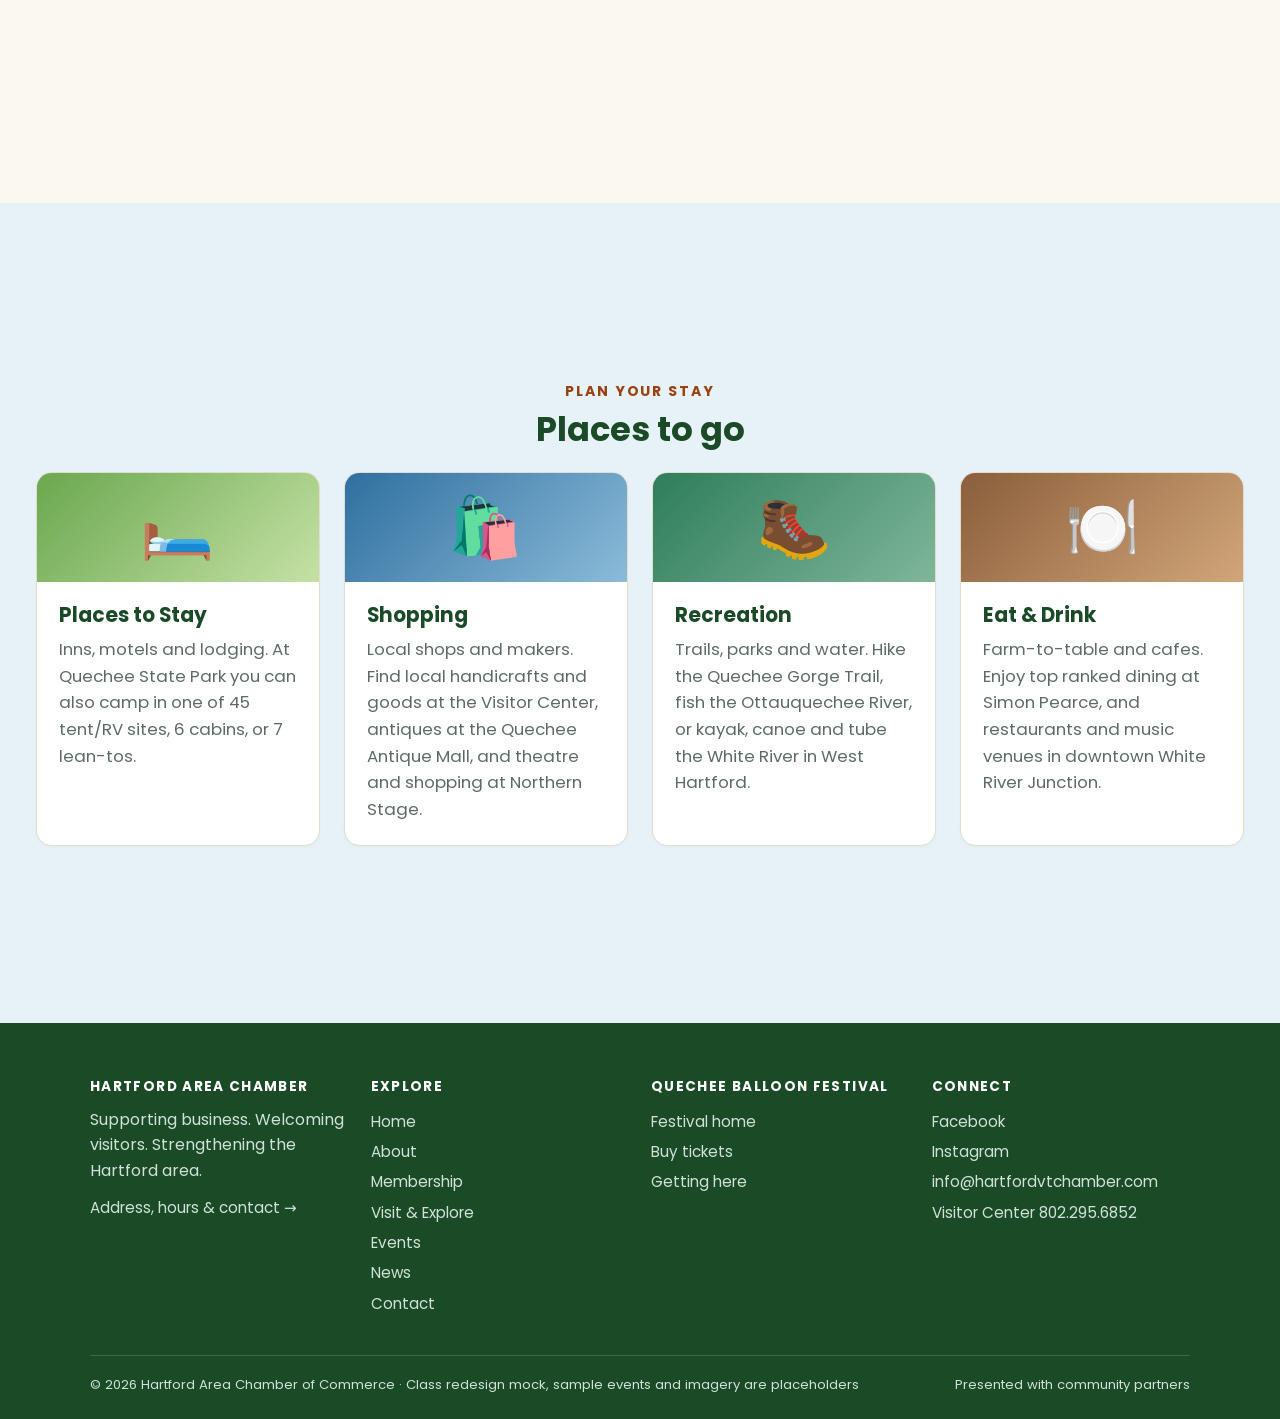
<file: mock/visit.html>
<!doctype html><html lang="en"><head><meta charset="utf-8"><meta name="viewport" content="width=device-width,initial-scale=1">
<title>Quechee Gorge Visitor Center · Hartford Area Chamber</title>
<link rel="preconnect" href="https://fonts.googleapis.com">
<link href="https://fonts.googleapis.com/css2?family=Poppins:wght@400;500;600;700&display=swap" rel="stylesheet">
<link rel="stylesheet" href="styles.css?v=53"></head><body>
<main id="main">
<section class="page-hero photo" style="--bg:url(img/quechee-aerial.jpg)"><div class="wrap"><div class="crumbs"><a href="index.html">Home</a> / <a href="visit.html">Visit &amp; Explore</a></div>
<h1>Quechee Gorge Visitor Center</h1><p>Open daily 9:00 AM – 5:00 PM</p></div></section>

<section id="visitor-center"><div class="wrap split">
  <div>
    <p style="margin-bottom:12px">Managed by the Hartford Area Chamber of Commerce, in collaboration with the Army Corps of Engineers and the Vermont Department of Forests, Parks, and Recreation, the Quechee (pronounced "kwee-chee") Gorge Visitor Center is your gateway to exploring Vermont’s deepest gorge and the stunning surroundings of the 612-acre Quechee Gorge State Park.</p>
    <p style="margin-bottom:12px">The visitor center boasts historical maps and displays of the Quechee Gorge over the years, including the early mills days, conservation efforts, photographs of the damage done by Hurricane Irene, and selections of local handicrafts and goods.</p>
    <p>The visitor center is handicap accessible, and offers light refreshments, and public restrooms.</p></div>
  <div class="panel photo" style="background-image:url(img/autumn.jpg)" role="img" aria-label="Red lodge-style building with gray roof among tall trees in autumn"><span class="ttl">Quechee Gorge Visitor Center</span></div>
</div></section>

<section class="alt" id="hours"><div class="wrap split">
  <div><p class="eyebrow">Visitor Center Hours</p><h2>9:00 AM - 5:00 PM Daily</h2>
    <p style="margin:12px 0">For more information, email us at <a href="mailto:info@hartfordvtchamber.com">info@hartfordvtchamber.com</a> or call <a href="tel:8022956852">(802) 295-6852</a></p>
    <p style="margin-bottom:20px">Follow us on <a target="_blank" rel="noopener" href="https://www.facebook.com/hartfordchamber.vt">Facebook</a> for live updates and news on upcoming events!</p>
    <a class="btn btn-green" target="_blank" rel="noopener" href="https://vtstateparks.com/assets/pdf/quechee.pdf">Downloadable Trail Map</a>
    <a class="btn btn-ghost" style="margin-left:8px" href="state-park-map.html">View the park map</a></div>
  <div class="panel photo" style="background-image:url(img/v-quechee-gorge.jpg)" role="img" aria-label="Autumn forest valley with a rocky river winding through colorful trees"><span class="ttl">The Quechee Gorge in Autumn</span></div>
</div></section>

<section id="explore-gorge"><div class="wrap split">
  <div><h2>Explore Quechee Gorge</h2>
    <p style="margin:12px 0">The Quechee Gorge, formed 13,000 years ago by glacial activity, is Vermont's deepest gorge, stretching 165 feet down to the Ottauquechee River. With spectacular views from the Route 4 bridge and scenic hiking trails, it's a must-see destination for visitors.</p>
    <p>Considered a gentle hike, the Quechee Gorge Trail is 1.3 miles, and takes about 33 minutes for most hikers.</p></div>
  <div><div class="panel photo photo-sm" style="background-image:url(img/quechee-gorge-bridge.jpg);background-position:50% 35%" role="img" aria-label="Rocky river gorge beneath a steel bridge, with green forested cliffs and rushing water"><span class="ttl">Quechee Gorge and the Route 4 Bridge</span></div><p style="margin-bottom:8px">In addition to breathtaking views, visitors can enjoy:</p>
    <ul class="bul"><li>Hiking along the gorge.</li><li>Fishing in the Ottauquechee River.</li><li>Camping in one of the park’s 45 tent/RV sites, 6 cabins, or 7 lean-tos at Quechee State Park</li></ul>
    <p style="margin-top:12px">Whether you're here for the day or planning an overnight stay, the park's wide-open spaces and family-friendly amenities will ensure a memorable visit.</p></div>
</div></section>

<section class="alt" id="park-history"><div class="wrap split" style="align-items:start">
  <div><h2>Quechee Gorge State Park: A Green Mountain History</h2>
    <p style="margin:12px 0">Quechee Gorge State Park was originally owned by the A.G. Dewey Company, a major wool processor in the 19th century. Established in 1869, the company employed up to 500 people, and its production included wool used in baseball uniforms for the Boston Red Sox and New York Yankees, as well as blankets for the U.S. Army and Navy.</p>
    <p>The land’s transformation into a park began in 1952 after the mill's closure, with the Army Corps of Engineers acquiring the property for flood control. Today, remnants of the original mill and dam can still be found at the head of the gorge, a testament to the industrial side of Vermont's Past</p></div>
  <div><h2>Park Facilities &amp; Amenities</h2>
    <ul class="bul" style="margin-top:12px"><li><b>Camping:</b> Enjoy spacious campsites, two restrooms with hot showers, and a picnic area near the gorge.</li>
    <li><b>Family Activities:</b> The park offers a large play area, field, and programs led by a Park Interpreter. Explore nature with night hikes, nature crafts, and more. Check the events calendar for program details during your visit.</li>
    <li><b>Accessibility:</b> The park is wheelchair accessible with designated parking, restrooms, and ramps.</li></ul>
    <div class="panel photo photo-sm" style="background-image:url(img/quechee-campsite.jpg);margin:14px 0 0" role="img" aria-label="Forest campsite with a dark green shelter, picnic table, and fire ring among tall trees"><span class="ttl">Camping at Quechee State Park</span></div></div>
</div></section>

<section id="plan"><div class="wrap">
  <div class="grid g3">
    <div class="perk pic"><div class="ph" role="img" aria-label="Aerial view of Quechee Village, the covered bridge and Route 4 beside the river" style="background-image:url(img/quechee-aerial.jpg);background-position:50% 60%"><span class="ttl">Quechee Village along Route 4</span></div><div class="pb"><h3>Plan Your Visit</h3><p>Quechee Gorge is located along U.S. Route 4 in Quechee, Vermont. Just take exit 1, and turn left, and you can't miss it -- it's just past the Quechee Antique Mall.</p></div></div>
    <div class="perk pic"><div class="ph" role="img" aria-label="Simon Pearce mill and waterfall at dusk, Quechee" style="background-image:url(img/mill.jpg);background-position:50% 50%"><span class="ttl">Simon Pearce, Quechee</span></div><div class="pb"><h3>Nearby Attractions</h3><p>Your trip doesn't just end up at the Quechee Gorge. The park is only a few minutes away from top ranked dining at Simon Pearce, theatre and shopping at Northern Stage, and Billings Farm and Rockefeller National Park</p></div></div>
    <div class="perk pic"><div class="ph" role="img" aria-label="Front of the Quechee Gorge Visitor Center and its parking area in autumn" style="background-image:url(img/hero-visitor-center.jpg);background-position:30% 60%"><span class="ttl">Parking at the Visitor Center</span></div><div class="pb"><h3>Directions</h3><p>From Hartford, VT, head west on Route 4. The entrance to the gorge is well marked.</p><p>Ample parking is available for vehicles and RVs at the Visitor Center. Restrooms and picnic facilities are located nearby for your convenience.</p></div></div>
  </div>
  <p class="center" style="margin-top:22px">Don't forget to like us on <a target="_blank" rel="noopener" href="https://www.facebook.com/hartfordchamber.vt">Facebook</a> for real-time updates, events, and visitor tips!</p>
</div></section>
<section class="alt" id="places"><div class="wrap">
  <div class="center"><p class="eyebrow">Plan your stay</p><h2>Places to go</h2></div>
  <div class="grid g4" style="margin-top:20px">
    <div class="card"><div class="thumb t-spring">🛏️</div><div class="body"><h3>Places to Stay</h3><p>Inns, motels and lodging. At Quechee State Park you can also camp in one of 45 tent/RV sites, 6 cabins, or 7 lean-tos.</p></div></div>
    <div class="card"><div class="thumb t-town">🛍️</div><div class="body"><h3>Shopping</h3><p>Local shops and makers. Find local handicrafts and goods at the Visitor Center, antiques at the Quechee Antique Mall, and theatre and shopping at Northern Stage.</p></div></div>
    <div class="card"><div class="thumb t-gorge">🥾</div><div class="body"><h3>Recreation</h3><p>Trails, parks and water. Hike the Quechee Gorge Trail, fish the Ottauquechee River, or kayak, canoe and tube the White River in West Hartford.</p></div></div>
    <div class="card"><div class="thumb t-bridge">🍽️</div><div class="body"><h3>Eat &amp; Drink</h3><p>Farm-to-table and cafes. Enjoy top ranked dining at Simon Pearce, and restaurants and music venues in downtown White River Junction.</p></div></div>
  </div>
</div></section>
</main>
<script src="app.js?v=31"></script></body></html>
</file>
<file: mock/styles.css>
:root{
  --green:#2d7a3a; --green-d:#1b4a26; --sky:#e6f2f8; --cream:#fbf8f2;
  --orange:#e8702a; --orange-d:#c85a18; --ink:#1d2a26; --muted:#5d6b66;
  --line:#e2dccf; --chamber:#2d7a3a; --community:#2f6f9f; --white:#fff;
  --r:14px; --shadow:0 6px 24px rgba(20,52,39,.12);
  --font-h:'Poppins',system-ui,sans-serif; --font-b:'Poppins',system-ui,sans-serif;
}
*{box-sizing:border-box;margin:0}
html{scroll-behavior:smooth}
body{font-family:var(--font-b);color:var(--ink);background:var(--cream);line-height:1.6}
h1,h2,h3,h4{font-family:var(--font-h);line-height:1.15;color:var(--green-d)}
h1{font-size:clamp(2.2rem,5vw,3.8rem)} h2{font-size:clamp(1.7rem,3vw,2.4rem)} h3{font-size:1.25rem}
a{color:inherit}
img{max-width:100%}
.wrap{max-width:1140px;margin:0 auto;padding:0 20px}
section{padding:64px 0}
.eyebrow{font-size:.78rem;letter-spacing:.14em;text-transform:uppercase;font-weight:700;color:var(--orange-d);margin-bottom:8px}
.lead{font-size:1.15rem;color:var(--muted);max-width:60ch}
.center{text-align:center}.center .lead{margin:12px auto 0}

/* buttons */
.btn{display:inline-block;padding:12px 24px;border-radius:999px;font-weight:600;text-decoration:none;border:2px solid transparent;cursor:pointer;font:600 1rem var(--font-b);transition:.15s}
.btn-primary{background:var(--orange);color:#fff}.btn-primary:hover{background:var(--orange-d)}
.btn-green{background:var(--green);color:#fff}.btn-green:hover{background:var(--green-d)}
.btn-ghost{border-color:currentColor;background:transparent}
.btn-ghost:hover{background:rgba(255,255,255,.15)}

/* header */
.skip{position:absolute;left:-999px}.skip:focus{left:10px;top:10px;background:#fff;padding:8px;z-index:99}
.topbar{background:var(--green-d);color:#dfeee6;font-size:.85rem}
.topbar .wrap{display:flex;justify-content:space-between;gap:12px;padding:7px 20px;flex-wrap:wrap}
.topbar a{text-decoration:none}.topbar a:hover{text-decoration:underline}
header.site{position:sticky;top:0;z-index:50;background:rgba(251,248,242,.96);backdrop-filter:blur(8px);border-bottom:1px solid var(--line)}
header.site .wrap{display:flex;align-items:center;justify-content:space-between;height:72px}
.logo{display:flex;align-items:center;gap:10px;text-decoration:none;font-family:var(--font-h);font-weight:700;color:var(--green-d);line-height:1.1}
.logo-mark{width:40px;height:40px;border-radius:50%;background:var(--green);display:grid;place-items:center;font-size:1.3rem}
.logo small{display:block;font:500 .72rem var(--font-b);color:var(--muted);letter-spacing:.06em;text-transform:uppercase}
nav.main ul{list-style:none;display:flex;gap:4px;padding:0;align-items:center}
nav.main a{display:block;padding:8px 12px;border-radius:8px;text-decoration:none;font-weight:500;font-size:.95rem}
nav.main a:hover{background:var(--sky)}
nav.main a.active{color:var(--orange-d);font-weight:700;box-shadow:inset 0 -3px 0 var(--orange)}
nav.main a.nav-bf{background:var(--orange);color:#fff;font-weight:700;margin-left:6px}
nav.main a.nav-bf:hover{background:var(--orange-d)}
.menu-btn{display:none;background:none;border:0;font-size:1.8rem;cursor:pointer}
@media(max-width:900px){
  .menu-btn{display:block}
  nav.main{position:absolute;top:72px;left:0;right:0;background:var(--cream);border-bottom:1px solid var(--line);display:none}
  nav.main.open{display:block}
  nav.main ul{flex-direction:column;align-items:stretch;padding:12px 20px}
}

/* hero */
.hero{position:relative;color:#fff;padding:110px 0 100px;background:
  linear-gradient(180deg,rgba(20,52,39,.55),rgba(20,52,39,.8)),
  radial-gradient(circle at 80% 20%,#f4a261 0,transparent 35%),
  linear-gradient(160deg,#2e7d5b,#1f4d3a 60%,#143427)}
.hero p{font-size:1.2rem;max-width:56ch;margin:18px 0 28px;color:#e6f2ec}
.hero h1{color:#fff;max-width:18ch}
.hero .actions{display:flex;gap:12px;flex-wrap:wrap}
.page-hero{padding:56px 0;background:var(--green);color:#fff}
.page-hero h1{color:#fff;font-size:clamp(2rem,4vw,3rem)}
.page-hero p{color:#d6e8de;margin-top:10px;max-width:60ch}
.crumbs{font-size:.85rem;margin-bottom:12px;color:#bcd6c9}.crumbs a{text-decoration:none}.crumbs a:hover{text-decoration:underline}

/* promo band (balloon fest) */
.bf-band{background:linear-gradient(110deg,#c85a18,#e8702a 55%,#f4a261);color:#fff;padding:36px 0}
.bf-band .wrap{display:flex;align-items:center;justify-content:space-between;gap:24px;flex-wrap:wrap}
.bf-band h2{color:#fff}.bf-band p{opacity:.95}
.count{display:flex;gap:10px}
.count div{background:rgba(255,255,255,.18);border-radius:12px;padding:10px 14px;text-align:center;min-width:72px}
.count b{display:block;font:700 1.8rem var(--font-h)}.count span{font-size:.7rem;text-transform:uppercase;letter-spacing:.1em}

/* grids & cards */
.grid{display:grid;gap:22px}.g3{grid-template-columns:repeat(auto-fit,minmax(260px,1fr))}.g4{grid-template-columns:repeat(auto-fit,minmax(220px,1fr))}.g2{grid-template-columns:repeat(auto-fit,minmax(320px,1fr))}
.card{background:#fff;border:1px solid var(--line);border-radius:var(--r);overflow:hidden;box-shadow:0 1px 2px rgba(0,0,0,.03);transition:.2s;display:flex;flex-direction:column}
.card:hover{transform:translateY(-3px);box-shadow:var(--shadow)}
.card .body{padding:20px;display:flex;flex-direction:column;gap:8px;flex:1}
.card .body p{color:var(--muted);font-size:.95rem}
.card .body .btn{align-self:flex-start;margin-top:auto}
.thumb{height:170px;display:grid;place-items:center;font-size:3.4rem;position:relative}
.t-gorge{background:linear-gradient(135deg,#2e7d5b,#7fb69a)}
.t-sky{background:linear-gradient(135deg,#f4a261,#e8702a)}
.t-town{background:linear-gradient(135deg,#2f6f9f,#8bbbd9)}
.t-winter{background:linear-gradient(135deg,#9bb7c9,#e8f1f5)}
.t-bridge{background:linear-gradient(135deg,#8b5e3c,#d2a679)}
.t-spring{background:linear-gradient(135deg,#6aa84f,#c5e1a5)}
.perk{padding:24px;background:#fff;border:1px solid var(--line);border-radius:var(--r)}
.perk .ico{font-size:1.8rem;margin-bottom:8px}.perk p{color:var(--muted);font-size:.95rem;margin-top:6px}
.split{display:grid;grid-template-columns:1fr 1fr;gap:40px;align-items:center}
@media(max-width:800px){.split{grid-template-columns:1fr}}
.panel{border-radius:var(--r);min-height:320px;display:grid;place-items:center;font-size:5rem;color:#fff;box-shadow:var(--shadow)}
.alt{background:var(--sky)}.dark{background:var(--green-d);color:#e6f2ec}.dark h2{color:#fff}

/* badges */
.badge{display:inline-block;font-size:.72rem;font-weight:700;letter-spacing:.05em;text-transform:uppercase;padding:4px 10px;border-radius:999px;color:#fff;width:fit-content}
.b-chamber{background:var(--chamber)}.b-community{background:var(--community)}
.thumb .badge{position:absolute;top:12px;left:12px}
.meta{display:flex;flex-direction:column;gap:2px;font-size:.9rem;color:var(--ink)}

/* events page */
.toolbar{display:flex;gap:10px;flex-wrap:wrap;margin:24px 0}
.chip{padding:8px 16px;border-radius:999px;border:1.5px solid var(--line);background:#fff;font:600 .9rem var(--font-b);cursor:pointer}
.chip.on{background:var(--green);color:#fff;border-color:var(--green)}
.legend{display:flex;gap:16px;align-items:center;font-size:.85rem;color:var(--muted);margin-left:auto}
.dot{display:inline-block;width:10px;height:10px;border-radius:50%;margin-right:6px}
.cal{background:#fff;border:1px solid var(--line);border-radius:var(--r);overflow:hidden}
.cal-head{display:flex;justify-content:space-between;align-items:center;padding:16px 20px;background:var(--green);color:#fff}
.cal-head h3{color:#fff;font-size:1.4rem}
.cal-head button{background:rgba(255,255,255,.15);border:0;color:#fff;width:38px;height:38px;border-radius:50%;font-size:1.1rem;cursor:pointer}
.cal-head button:hover{background:rgba(255,255,255,.3)}
.cal-grid{display:grid;grid-template-columns:repeat(7,1fr)}
.dow{padding:10px;text-align:center;font-size:.75rem;font-weight:700;letter-spacing:.08em;text-transform:uppercase;color:var(--muted);background:var(--cream);border-bottom:1px solid var(--line)}
.day{min-height:96px;padding:6px;border-right:1px solid var(--line);border-bottom:1px solid var(--line);font-size:.8rem}
.day:nth-child(7n){border-right:0}
.day.out{background:#faf7f0;color:#bbb}
.day.today .n{background:var(--orange);color:#fff;border-radius:50%}
.day .n{display:inline-grid;place-items:center;width:24px;height:24px;font-weight:600}
.ev{display:block;width:100%;text-align:left;border:0;margin-top:3px;padding:3px 6px;border-radius:5px;color:#fff;font:600 .72rem var(--font-b);white-space:nowrap;overflow:hidden;text-overflow:ellipsis;cursor:pointer}
.ev.chamber{background:var(--chamber)}.ev.community{background:var(--community)}
@media(max-width:700px){.day{min-height:56px;padding:3px}.ev{font-size:0;height:8px;padding:0}.dow{padding:6px 2px;font-size:.62rem}}
.list-row{display:flex;gap:16px;background:#fff;border:1px solid var(--line);border-radius:var(--r);padding:14px;align-items:center}
.list-row .date{background:var(--sky);border-radius:10px;text-align:center;padding:8px 14px;min-width:64px}
.list-row .date b{display:block;font:700 1.5rem var(--font-h);color:var(--green-d)}.list-row .date span{font-size:.75rem;text-transform:uppercase;font-weight:700;color:var(--orange-d)}
.list-row h4{font-size:1.05rem}.list-row p{font-size:.88rem;color:var(--muted)}
dialog{border:0;border-radius:var(--r);padding:0;margin:auto;max-width:580px;width:92%;max-height:88vh;overflow:auto;box-shadow:0 20px 60px rgba(0,0,0,.35);background:#fff;color:var(--ink)}
dialog::backdrop{background:rgba(232,241,245,.55);backdrop-filter:blur(8px);-webkit-backdrop-filter:blur(8px)}
/* backdrop takes a light tint of the event's image color */
dialog[data-tone="t-gorge"]::backdrop{background:rgba(127,182,154,.40)}
dialog[data-tone="t-sky"]::backdrop{background:rgba(244,162,97,.35)}
dialog[data-tone="t-town"]::backdrop{background:rgba(139,187,217,.40)}
dialog[data-tone="t-winter"]::backdrop{background:rgba(155,183,201,.40)}
dialog[data-tone="t-bridge"]::backdrop{background:rgba(210,166,121,.38)}
dialog[data-tone="t-spring"]::backdrop{background:rgba(160,205,130,.40)}
body:has(dialog[open]){overflow:hidden}
dialog .thumb{height:130px}dialog .inner{padding:22px;display:flex;flex-direction:column;gap:10px}
.x{position:absolute;top:10px;right:10px;width:36px;height:36px;border-radius:50%;border:0;background:rgba(255,255,255,.9);font-size:1.1rem;cursor:pointer;z-index:2}
.rv-head{display:flex;justify-content:space-between;align-items:center;gap:10px;border-top:1px solid var(--line);padding-top:16px;margin-top:6px}
.stars{color:#f5a623;letter-spacing:2px}
.rv{background:var(--cream);border-radius:12px;padding:14px;display:flex;flex-direction:column;gap:6px}
.rv b{font-size:.9rem}.rv small{color:var(--muted)}.rv p{font-size:.92rem}
.rv-photos{display:flex;gap:8px;flex-wrap:wrap}
.rv-photos span,.rv-photos img{width:84px;height:64px;border-radius:8px;display:grid;place-items:center;font-size:1.6rem;object-fit:cover}
.rvform{display:none;background:var(--sky);border-radius:12px;padding:14px}.rvform.show{display:grid}
.rvform small{color:var(--muted)}

/* forms / footer */
form{display:grid;gap:12px}
input,textarea{padding:12px 14px;border:1.5px solid var(--line);border-radius:10px;font:1rem var(--font-b);width:100%}
input:focus,textarea:focus{outline:2px solid var(--orange);border-color:transparent}
footer.site{background:var(--green-d);color:#cfe2d8;padding:56px 0 24px}
footer.site h4{color:#fff;font-family:var(--font-b);font-size:.85rem;text-transform:uppercase;letter-spacing:.1em;margin-bottom:12px}
footer.site a{display:block;text-decoration:none;padding:3px 0;font-size:.95rem}footer.site a:hover{color:#fff;text-decoration:underline}
footer.site .legal{border-top:1px solid rgba(255,255,255,.15);margin-top:36px;padding-top:18px;font-size:.82rem;display:flex;justify-content:space-between;flex-wrap:wrap;gap:8px}
#map,.map{height:460px;border-radius:var(--r);border:1px solid var(--line);box-shadow:var(--shadow)}
.team{text-align:center}.avatar{width:84px;height:84px;border-radius:50%;margin:0 auto 10px;background:linear-gradient(135deg,var(--green),#7fb69a);color:#fff;display:grid;place-items:center;font:700 1.5rem var(--font-h)}
.team p{font-size:.85rem;color:var(--muted)}
.mock-note{background:#fff3cd;color:#664d03;text-align:center;font-size:.8rem;padding:6px}
.rules{display:flex;gap:14px;flex-wrap:wrap}.rule{background:#fff;border:1px solid var(--line);border-radius:12px;padding:14px 18px;font-weight:600}
table.sched{width:100%;border-collapse:collapse;background:#fff;border-radius:var(--r);overflow:hidden;border:1px solid var(--line)}
.sched td,.sched th{padding:14px 18px;text-align:left;border-bottom:1px solid var(--line)}.sched th{background:var(--green);color:#fff}

/* ---- photos ---- */
.thumb.photo{background-size:cover;background-position:center;font-size:0}
.panel.photo{background-size:cover;background-position:center;font-size:0}
.bf-band.photo{background:linear-gradient(110deg,rgba(200,90,24,.92),rgba(232,112,42,.78) 55%,rgba(244,162,97,.55)),var(--bg) center/cover}
.gallery{display:grid;grid-template-columns:repeat(4,1fr);gap:12px}
.gallery img{width:100%;height:220px;object-fit:cover;border-radius:12px;display:block}
.gallery img:first-child{grid-column:span 2;grid-row:span 2;height:452px}
@media(max-width:800px){.gallery{grid-template-columns:1fr 1fr}.gallery img{height:150px}.gallery img:first-child{grid-column:span 2;grid-row:auto;height:220px}}
.rv-photos img{width:84px;height:64px;border-radius:8px;object-fit:cover}

/* ---- ticket presence ---- */
.btn-lg{padding:16px 36px;font-size:1.1rem;box-shadow:0 8px 24px rgba(232,112,42,.45)}
.ticket-card{background:#fff;border:2px solid var(--line);border-radius:var(--r);overflow:hidden;display:flex;flex-direction:column;box-shadow:var(--shadow)}
.ticket-card.best{border-color:var(--orange)}
.ticket-card .photo-top{height:190px;background-size:cover;background-position:center;position:relative}
.ticket-card .tag{position:absolute;top:12px;left:12px;background:var(--orange);color:#fff;font-size:.75rem;font-weight:700;letter-spacing:.06em;text-transform:uppercase;padding:5px 12px;border-radius:999px}
.ticket-card .body{padding:22px;display:flex;flex-direction:column;gap:10px;flex:1}
.ticket-card ul{padding-left:18px;color:var(--muted);font-size:.95rem}
.ticket-card .btn{margin-top:auto;text-align:center}
.ticketbar{position:fixed;left:0;right:0;bottom:0;z-index:60;background:var(--green-d);color:#fff;transform:translateY(110%);transition:transform .3s;box-shadow:0 -6px 24px rgba(0,0,0,.25)}
.ticketbar.show{transform:none}
.ticketbar .wrap{display:flex;align-items:center;justify-content:space-between;gap:14px;padding:12px 20px;flex-wrap:wrap}
.ticketbar b{font-family:var(--font-h)}.ticketbar small{display:block;opacity:.8}
.ticketbar .btn{padding:10px 26px}
nav.main a.nav-buy{background:var(--green);color:#fff;font-weight:700;margin-left:4px}
nav.main a.nav-buy:hover{background:var(--green-d)}

/* ---- header: logo-matched, slim, contact always visible ---- */
.topbar{font-size:.82rem}
.topbar a{display:inline-block;margin-right:16px}.topbar .tb-right a{margin:0 0 0 16px}
.logo img{height:52px;width:auto;border-radius:8px;display:block}
header.site .wrap{height:80px}
nav.main a.nav-bf.on{box-shadow:0 0 0 3px rgba(232,112,42,.3)}
@media(max-width:900px){nav.main{top:80px}.logo img{height:42px}.topbar .tb-right{display:none}.topbar a{margin-right:12px}}
.subbar{position:sticky;top:80px;z-index:49;background:#fff;border-bottom:3px solid var(--orange);box-shadow:0 4px 14px rgba(0,0,0,.06)}
.subbar .wrap{display:flex;align-items:center;justify-content:space-between;gap:18px;padding:8px 20px;flex-wrap:wrap}
.sub-brand{display:flex;align-items:center;gap:10px;text-decoration:none;font:700 1rem var(--font-h);color:var(--green-d);line-height:1.15}
.sub-brand img{width:46px;height:46px}.sub-brand small{display:block;font:500 .7rem var(--font-b);color:var(--muted)}
.subbar nav{display:flex;gap:2px;flex-wrap:wrap}.subbar nav a{padding:8px 12px;border-radius:8px;text-decoration:none;font-weight:500;font-size:.9rem}.subbar nav a:hover{background:var(--sky)}
.subbar .btn{padding:10px 22px}
@media(max-width:900px){.subbar{top:80px}.subbar nav{display:none}}
.contact-card{background:#fff;border:1px solid var(--line);border-radius:var(--r);padding:24px}.contact-card h3{margin-bottom:8px}.contact-card p{color:var(--muted)}


/* ---- festival page: one full-screen section at a time ---- */
html.snap{scroll-snap-type:y proximity}
html.snap main>section{min-height:calc(100vh - 80px);scroll-snap-align:start;scroll-margin-top:80px;display:flex;align-items:center}
html.snap main>section>.wrap{width:100%}
html.snap footer.site{scroll-snap-align:end}
.reveal{opacity:0;transform:translateY(28px);transition:opacity .7s ease,transform .7s ease}
.reveal.in{opacity:1;transform:none}
.dots{position:fixed;right:18px;top:50%;transform:translateY(-50%);z-index:55;display:flex;flex-direction:column;gap:12px}
.dots a{width:12px;height:12px;border-radius:50%;background:rgba(29,42,38,.25);border:2px solid #fff;box-shadow:0 0 0 1px rgba(0,0,0,.15);position:relative}
.dots a.on{background:var(--orange);transform:scale(1.35)}
.dots a span{position:absolute;right:22px;top:50%;transform:translateY(-50%);background:var(--green-d);color:#fff;font-size:.75rem;padding:3px 9px;border-radius:6px;white-space:nowrap;opacity:0;pointer-events:none;transition:.15s}
.dots a:hover span{opacity:1}
@media(max-width:800px){.dots{display:none}html.snap main>section{min-height:0;display:block}html.snap{scroll-snap-type:none}}
@media(prefers-reduced-motion:reduce){html.snap{scroll-snap-type:none;scroll-behavior:auto}.reveal{opacity:1;transform:none;transition:none}}

/* ---- single, clean header ---- */
header.site .wrap{max-width:1280px;height:80px;gap:16px}
.logo img{height:50px}
nav.main ul{gap:2px}
nav.main a{padding:8px 11px;font-size:.93rem;white-space:nowrap}
nav.main li.hdr-phone a{color:var(--green-d);font-weight:700;padding:8px 12px}
nav.main li.hdr-phone a:hover{background:var(--sky)}
@media(max-width:1270px){nav.main li.hdr-phone{display:none}}
@media(max-width:900px){nav.main li.hdr-phone{display:block}}

/* ---- ONE SECTION AT A TIME (all pages, wide screens) ---- */
html.snap{scroll-snap-type:y mandatory;scroll-padding-top:80px}
html.snap main>section{min-height:calc(100vh - 80px);padding:28px 0;scroll-snap-align:start;display:flex;align-items:center;scroll-snap-stop:always}
html.snap main>section>.wrap{width:100%}
html.snap footer.site{scroll-snap-align:end}
/* title screens */
html.snap .page-hero{padding:40px 0}
html.snap .page-hero h1{font-size:clamp(2.4rem,5vw,4rem)}
html.snap .page-hero p{font-size:1.2rem}
html.snap .page-hero .wrap::after{content:'Scroll to explore ↓';display:block;margin-top:34px;font-size:.85rem;opacity:.8;letter-spacing:.08em;text-transform:uppercase}
html.snap .hero,html.snap .bf-hero{padding:40px 0}
html.snap .bf-band .wrap{flex-direction:column;text-align:center;gap:26px}
html.snap .bf-band h2{font-size:clamp(2.2rem,4.5vw,3.6rem)}
html.snap .bf-band .count b{font-size:2.4rem}html.snap .bf-band .count div{min-width:92px;padding:14px}
/* fit tall content on one screen */
html.snap .day{min-height:clamp(52px,9vh,86px)}
html.snap .cal-head{padding:10px 18px}
html.snap .toolbar{margin:12px 0}
html.snap #map,html.snap .map{height:clamp(300px,52vh,470px)}
html.snap .ticket-card .photo-top{height:clamp(90px,16vh,150px)}
html.snap .gallery{--h:clamp(120px,24vh,220px)}
html.snap .gallery img{height:var(--h)}html.snap .gallery img:first-child{height:calc(var(--h)*2 + 12px)}
html.snap .thumb{height:clamp(120px,20vh,170px)}
/* header: one Contact button */
nav.main a.nav-contact{border:2px solid var(--green);color:var(--green-d);font-weight:600;padding:6px 14px;border-radius:999px;margin-left:6px;box-shadow:none}
nav.main a.nav-contact:hover,nav.main a.nav-contact.active{background:var(--green);color:#fff;box-shadow:none}

/* ---- base sizes; JS then scales each section to fill its screen ---- */
header.site,footer.site,.dots{font-size:16px}
nav.main a{font-size:15.5px}
.lead{font-size:1.2rem}
.badge{font-size:.78rem;padding:5px 12px}
.eyebrow{font-size:.88rem}
.btn{font-size:1.05rem}
h2{font-size:clamp(1.9rem,3.4vw,2.9rem)}
.ev{font-size:.8rem}
html.snap .day{min-height:clamp(46px,7vh,80px)}
html.snap .card .thumb{height:clamp(80px,14vh,150px)}
html.snap #map,html.snap .map{height:clamp(240px,42vh,480px)}
html.snap .toolbar{margin:10px 0}
html.snap .gallery{--h:clamp(120px,22vh,230px)}
html.snap .avatar{width:56px;height:56px;font-size:1.1rem}
html.snap main>section>.wrap{transform-origin:top center}
/* seasonal series: one clean row per series, host always shown */
.series{display:flex;align-items:center;gap:16px;text-align:left;background:#fff;border:1px solid var(--line);border-radius:var(--r);padding:16px 20px;cursor:pointer;font:inherit;color:inherit;transition:.15s}
.series:hover{transform:translateY(-2px);box-shadow:var(--shadow)}
.series .ico{font-size:2.2rem;line-height:1}
.series h3{font-size:1.2rem;margin-bottom:2px}.series p{color:var(--muted);font-size:.98rem}
.series .badge{margin-left:auto;flex-shrink:0}
.tb-sep{width:1px;height:28px;background:var(--line);margin:0 6px}
.ev.chamber::before{content:'★ '}
.hostkey{display:flex;gap:18px;font-size:.95rem;color:var(--muted);margin:2px 0 10px}
@media(max-width:700px){.series{flex-wrap:wrap}.series .badge{margin-left:0}}

/* about: ED + board in one tidy grid */
.board{display:grid;grid-template-columns:repeat(5,1fr);gap:14px;margin-top:22px}
.board .perk{padding:14px 10px}
.board .perk.lead-card{border-color:var(--orange);background:#fff8f1}
@media(max-width:900px){.board{grid-template-columns:repeat(2,1fr)}}

/* denser sections */
.series{padding:12px 16px;gap:12px}.series .ico{font-size:1.8rem}.series h3{font-size:1.1rem}.series p{font-size:.92rem}
html.snap .card .thumb{height:clamp(64px,11vh,120px)}
html.snap .ticket-card .photo-top{height:clamp(60px,9vh,110px)}
html.snap .sched td,html.snap .sched th{padding:9px 16px}
html.snap .rule{padding:8px 12px;font-size:.9rem}

.hero h1{font-size:clamp(2.1rem,4.2vw,3.5rem)}

/* home hero: The Mill at dusk, darkened on the left so the headline stays readable */
.hero{background:linear-gradient(90deg,rgba(15,40,25,.88) 0%,rgba(15,40,25,.62) 45%,rgba(15,40,25,.15) 100%),url(img/mill.jpg) center/cover}
.hero h1,.hero p{text-shadow:0 2px 18px rgba(0,0,0,.35)}

/* ---- calmer type ---- */
h1,.hero h1{font-size:clamp(2rem,3.6vw,3rem)}
h2{font-size:clamp(1.6rem,2.4vw,2.1rem)}
h3{font-size:1.15rem}
.lead{font-size:1.05rem}
.btn{font-size:1rem}
.btn-lg{padding:13px 30px;font-size:1.02rem}
.hero p{font-size:1.05rem}
.quote{font-size:1.2rem}
html.snap .page-hero h1{font-size:clamp(2rem,3.8vw,3.1rem)}
html.snap .page-hero p{font-size:1.05rem}
html.snap .bf-band h2{font-size:clamp(1.8rem,3.2vw,2.6rem)}
.bf-hero h1{font-size:clamp(2rem,3.8vw,3.2rem)}
.bf-hero .count b,.bf-band .count b,html.snap .bf-band .count b{font-size:1.9rem}
.bf-hero .count div{min-width:78px;padding:10px 12px}
.eyebrow{font-size:.8rem}

/* ---- dark header, nav on the right, dropdowns ---- */
header.site{background:#202b27;border-bottom:3px solid var(--orange);backdrop-filter:none}
header.site .wrap{max-width:1280px;justify-content:space-between}
nav.main{margin-left:auto}
nav.main ul{justify-content:flex-end;gap:4px}
nav.main a{color:#e9f0ec}
nav.main a:hover{background:rgba(255,255,255,.1)}
nav.main a.active{color:#ffb27a;box-shadow:inset 0 -3px 0 var(--orange)}
nav.main a.nav-contact{border-color:rgba(255,255,255,.65);color:#fff}
nav.main a.nav-contact:hover,nav.main a.nav-contact.active{background:#fff;color:#202b27;box-shadow:none}
nav.main a.nav-bf{margin-left:8px}
.menu-btn{color:#fff}
nav.main li{position:relative}
.car{font-style:normal;font-size:.7em;opacity:.8}
.dd{position:absolute;top:100%;left:0;min-width:270px;background:#fff;border-radius:12px;box-shadow:0 14px 40px rgba(0,0,0,.28);padding:8px;display:none;z-index:80;margin-top:2px}
.dd::before{content:'';position:absolute;left:0;right:0;top:-12px;height:12px}
.dd.dd-right{left:auto;right:0}
nav.main li.has-dd:hover>.dd,nav.main li.has-dd:focus-within>.dd{display:block}
nav.main .dd a{color:var(--ink);padding:10px 14px;border-radius:8px;white-space:nowrap;font-weight:500;box-shadow:none}
nav.main .dd a:hover{background:var(--sky);color:var(--green-d)}
@media(max-width:900px){
  nav.main{position:absolute;top:80px;left:0;right:0;background:#202b27;border-bottom:3px solid var(--orange);margin-left:0}
  nav.main ul{align-items:stretch}
  .dd{position:static;display:block;background:transparent;box-shadow:none;padding:0 0 0 14px;margin:0;min-width:0}
  .dd::before{display:none}
  nav.main .dd a{color:#cfdcd5;padding:6px 12px;font-size:.9rem}
  nav.main .dd a:hover{background:rgba(255,255,255,.08);color:#fff}
  .car{display:none}
}

/* ---- accessible host key: color + shape + words ---- */
.sw{display:inline-grid;place-items:center;width:1.6em;height:1.6em;border-radius:6px;color:#fff;font-style:normal;font-size:.85em;margin-right:8px;flex-shrink:0}
.sw.chamber{background:var(--chamber)}.sw.community{background:var(--community)}
.legend-key{display:flex;gap:26px;justify-content:center;flex-wrap:wrap;margin-top:10px;font-weight:600;color:var(--ink)}
.key{display:inline-flex;align-items:center}
.chip .sw{width:1.4em;height:1.4em;margin-right:6px}
.chip.on .sw{outline:2px solid #fff}
.ev.community::before{content:'● '}
/* orange that passes 4.5:1 with white text */
.btn-primary,.b-orange,nav.main a.nav-bf{background:#b84f12}
.btn-primary:hover,nav.main a.nav-bf:hover{background:#9a410d}
.bf-band{background:linear-gradient(110deg,#a8470f,#c85a18 55%,#d9742b)}
.eyebrow{color:#9a410d}
/* visible keyboard focus everywhere */
a:focus-visible,button:focus-visible,input:focus-visible,textarea:focus-visible,select:focus-visible,summary:focus-visible{outline:3px solid #1b4a26;outline-offset:2px}
header.site a:focus-visible,header.site button:focus-visible,footer.site a:focus-visible,.dark a:focus-visible,.hero a:focus-visible,.bf-hero a:focus-visible,.page-hero a:focus-visible,.bf-band a:focus-visible{outline-color:#fff}
@media(prefers-reduced-motion:reduce){*{transition-duration:.01ms!important}}

/* ---- true black header, roomier nav ---- */
header.site{background:#0d0d0d}
header.site .wrap{max-width:1360px}
.logo img{height:48px}
nav.main ul{gap:8px}
nav.main a{padding:10px 16px;font-size:15.5px;letter-spacing:.01em}
nav.main a.nav-contact{padding:8px 20px;margin-left:10px}
nav.main a.nav-bf{padding:10px 20px;margin-left:14px}
nav.main li.has-dd>a{padding-right:14px}
.car{margin-left:4px}
/* collapse to the menu button earlier so the nav never feels squeezed */
@media(max-width:1270px){
  .menu-btn{display:block}
  nav.main{position:absolute;top:80px;left:0;right:0;background:#0d0d0d;border-bottom:3px solid var(--orange);margin-left:0;display:none}
  nav.main.open{display:block}
  nav.main ul{flex-direction:column;align-items:stretch;padding:12px 20px;gap:2px}
  nav.main a.nav-contact,nav.main a.nav-bf{margin-left:0;text-align:center;margin-top:6px}
  .dd{position:static;display:block;background:transparent;box-shadow:none;padding:0 0 0 14px;margin:0;min-width:0}
  .dd::before{display:none}
  nav.main .dd a{color:#cfdcd5;padding:8px 14px;font-size:.92rem}
  nav.main .dd a:hover{background:rgba(255,255,255,.08);color:#fff}
  .car{display:none}
}

.logo{flex-shrink:0}

/* title screens with photos: dark on the left so the headline always reads */
.page-hero.photo{background:linear-gradient(90deg,rgba(10,22,15,.9) 0%,rgba(10,22,15,.68) 45%,rgba(10,22,15,.22) 100%),var(--bg) center/cover}
.page-hero.photo h1,.page-hero.photo p{text-shadow:0 2px 16px rgba(0,0,0,.4)}
.page-hero.photo .crumbs,.page-hero.photo .crumbs a{color:#e4efe8}

.stats{display:flex;gap:28px;flex-wrap:wrap;border-top:1px solid var(--line);padding-top:18px}
.stats b{display:block;font:700 1.9rem var(--font-h);color:var(--green)}
.stats span{font-size:.92rem;color:var(--muted)}

.facts{list-style:none;padding:0;display:grid;gap:10px}
.facts li{font-size:.98rem;color:var(--muted);padding-left:14px;border-left:3px solid var(--green)}
.facts b{color:var(--ink)}
.villages .perk h3{font-size:1.05rem;margin-bottom:2px}.villages .perk b{display:block;font-size:.85rem;color:var(--green);margin-bottom:6px}.villages .perk p{font-size:.9rem}

/* contact: one large map with an address card on top */
.mapsec .wrap{position:relative}
.bigmap{height:420px!important}
html.snap .bigmap{height:calc(100vh - 80px - 64px)!important}
.mapcard{position:absolute;left:36px;top:36px;z-index:500;background:#fff;border-radius:14px;box-shadow:0 10px 30px rgba(0,0,0,.25);padding:18px 22px;max-width:300px;font-size:.95rem}
.mapcard h3{margin-bottom:6px}.mapcard p{color:var(--ink);margin-bottom:8px}
@media(max-width:700px){.mapcard{position:static;max-width:none;margin-top:12px}}

/* ticket pop-up: option list */
dialog#tix{max-width:660px}
.opts{display:grid;gap:8px}
.opt{display:grid;grid-template-columns:auto 1fr auto;gap:12px;align-items:center;padding:10px 14px;border:1.5px solid var(--line);border-radius:12px;background:#fff}
.opt.main{border-color:#b84f12;background:#fff8f1}
.opt .oi,.tile .oi{font-size:1.6rem;line-height:1}
.opt b{display:block;font-size:.98rem;line-height:1.25}.opt small{display:block;color:var(--muted);font-size:.84rem;line-height:1.35;margin-top:2px}
.opt .btn{padding:8px 18px;font-size:.9rem;white-space:nowrap}
@media(max-width:520px){.opt{grid-template-columns:auto 1fr}.opt .btn{grid-column:1/-1;text-align:center}}
/* festival page: extra options */
.tile{display:grid;grid-template-columns:auto 1fr;gap:4px 12px;align-items:center;background:#fff;border:1.5px solid var(--line);border-radius:12px;padding:12px 16px;text-decoration:none;transition:.15s}
.tile:hover{border-color:#b84f12;transform:translateY(-2px)}
.tile b{display:block;font-size:1rem}.tile small{display:block;color:var(--muted);font-size:.85rem;line-height:1.35}
.tile i{grid-column:2;font-style:normal;font-weight:700;font-size:.85rem;color:#9a410d}

dialog#tix .thumb{height:80px!important}
dialog#tix .inner{padding:16px 20px;gap:8px}
dialog#tix h3{font-size:1.2rem}
.opt{padding:8px 14px}
html.snap .ticket-card .body ul{font-size:.9rem}

dialog#tix{max-height:94vh}
@media(max-height:700px){dialog#tix .opt small{font-size:.78rem}dialog#tix .thumb{height:56px!important}}

dialog#tix{max-width:780px}
dialog#tix .opt b{font-size:.95rem}
dialog#tix .opt small{font-size:.8rem}
dialog#tix .opt{padding:7px 14px}

dialog#tix .inner{padding:12px 20px 14px;gap:6px}
dialog#tix .opts{gap:6px}
.bridges .perk h3,.villages .perk h3{font-size:1.1rem;margin-bottom:4px}
.bridges .perk p{font-size:.92rem;margin-top:8px}
.bridges .perk a{color:var(--green)}
.bridges .perk,.villages .perk{padding:0;overflow:hidden}
.bridges .perk>:not(.ph),.villages .perk>:not(.ph){margin-left:20px;margin-right:20px}
.bridges .perk h3,.villages .perk h3{margin-top:16px}
.bridges .perk>:last-child,.villages .perk>:last-child{margin-bottom:20px}
.perk .ph{height:clamp(110px,19vh,190px);background-size:cover}
/* calendar: equal columns, even rows, one-line filter bar */
.cal-grid{grid-template-columns:repeat(7,minmax(0,1fr));grid-auto-rows:minmax(104px,auto)}
.cal-grid .dow{display:grid;place-items:center}
.day{min-width:0;min-height:0!important;overflow:hidden}
.day.out{background:#f6f3ec}
.day.out .ev{opacity:.55}
.ev{white-space:normal;line-height:1.25;display:-webkit-box;-webkit-line-clamp:2;-webkit-box-orient:vertical;height:auto}
html.snap .cal-grid{grid-auto-rows:clamp(60px,10vh,92px)}
.toolbar{flex-wrap:nowrap;justify-content:center;align-items:center;gap:6px;overflow-x:auto;scrollbar-width:none}
.toolbar::-webkit-scrollbar{display:none}
.toolbar .chip{flex:0 0 auto;white-space:nowrap;padding:7px 12px;font-size:.84rem}
.toolbar .chip .sw{margin-right:4px}
@media(max-width:700px){.cal-grid{grid-auto-rows:minmax(56px,auto)}.toolbar{justify-content:flex-start}.ev{display:block;font-size:0;height:8px}}
/* ticket pop-up: photos */
dialog#tix .thumb{height:150px!important;background-position:center 40%}
.opt .oi.ph{display:block;width:72px;height:56px;border-radius:10px;background-size:cover;background-position:center;font-size:0}
.opt.main .oi.ph{box-shadow:0 0 0 2px #b84f12}
@media(max-height:700px){dialog#tix .thumb{height:90px!important}.opt .oi.ph{width:60px;height:46px}}
@media(max-width:520px){.opt .oi.ph{width:56px;height:46px}}
/* ticket pop-up: roomy layout (overrides the compact rules above; scrolls instead of squeezing) */
dialog#tix{max-width:860px;width:94%;max-height:92vh;overflow-y:auto}
dialog#tix .thumb{height:210px!important}
dialog#tix .inner{padding:26px 32px 30px;gap:14px}
dialog#tix h3{font-size:1.6rem}
dialog#tix .opts{gap:14px;margin:6px 0}
dialog#tix .opt{padding:14px 18px;gap:18px;border-radius:14px}
dialog#tix .opt b{font-size:1.05rem}
dialog#tix .opt small{font-size:.9rem;margin-top:4px}
dialog#tix .opt .oi.ph{width:112px;height:84px;border-radius:12px}
dialog#tix .opt .btn{padding:10px 24px;font-size:.95rem}
@media(max-height:700px){dialog#tix .thumb{height:140px!important}dialog#tix .opt .oi.ph{width:96px;height:72px}dialog#tix .opt small{font-size:.85rem}}
@media(max-width:620px){dialog#tix .thumb{height:140px!important}dialog#tix .inner{padding:18px}dialog#tix .opt{padding:12px}dialog#tix .opt .oi.ph{width:84px;height:64px}}
/* home */
.hero .quick{display:flex;gap:12px;flex-wrap:wrap;align-items:center;margin:26px 0 0;font-size:.95rem;color:#cfe2d8}
.hero .quick a{color:#fff;text-decoration:underline;text-underline-offset:3px}.hero .quick span{opacity:.5}
.duo{display:grid;grid-template-columns:1fr 1fr;gap:14px}
.duo .panel{min-height:clamp(240px,42vh,420px)}
@media(max-width:560px){.duo{grid-template-columns:1fr}}
.sponsors-row{display:flex;gap:40px;justify-content:center;align-items:center;flex-wrap:wrap;margin-top:26px;background:#fff;border:1px solid var(--line);border-radius:14px;padding:22px;max-width:620px;margin-left:auto;margin-right:auto}
.sponsors-row img{height:70px;object-fit:contain}
.dark .addr{display:grid;grid-template-columns:1fr 1fr;gap:22px;font-size:.95rem}
.dark .addr h3{color:#fff;font-size:1.05rem;margin-bottom:6px}.dark .addr a{color:#ffd2b0}
.dark .addr p{color:#cfe2d8;line-height:1.6}
@media(max-width:560px){.dark .addr{grid-template-columns:1fr}}
.dark form input,.dark form textarea{background:#fff;color:var(--ink)}
/* header: logo left, menu right, one line on every page */
header.site .wrap{flex-wrap:nowrap;gap:16px}
header.site .logo{flex:0 0 auto}
nav.main{margin-left:auto}
nav.main ul{flex-wrap:nowrap;justify-content:flex-end}
nav.main a{white-space:nowrap}
@media(max-width:1240px) and (min-width:901px){
  nav.main ul{gap:2px}
  nav.main a{padding:10px 10px;font-size:14.5px}
  nav.main a.nav-contact{padding:8px 14px;margin-left:4px}
  nav.main a.nav-bf{padding:10px 14px;margin-left:6px}
}
/* home hero slider */
.slider{position:relative;color:#fff;overflow:hidden;min-height:clamp(560px,82vh,780px);background:#143427}
.slides{position:absolute;inset:0}
.slide{position:absolute;inset:0;display:flex;align-items:center;opacity:0;visibility:hidden;transition:opacity .8s ease,visibility 0s .8s;
  background:linear-gradient(90deg,rgba(15,40,25,.86) 0%,rgba(15,40,25,.6) 48%,rgba(15,40,25,.12) 100%),var(--img) center/cover}
.slide.on{opacity:1;visibility:visible;transition:opacity .8s ease}
.slide .wrap{width:100%;padding-bottom:56px}
.slide h1,.slide h2{color:#fff;max-width:20ch;font-size:clamp(2rem,4vw,3.3rem);text-shadow:0 2px 18px rgba(0,0,0,.35)}
.slide .sl-text{font-size:1.15rem;max-width:56ch;margin:16px 0 22px;color:#e6f2ec;text-shadow:0 2px 14px rgba(0,0,0,.4)}
.slide .actions{display:flex;gap:12px;flex-wrap:wrap}
.slide .count{margin:0 0 22px}
.slide .count b{font-size:2rem}
.slide .quick{display:flex;gap:12px;flex-wrap:wrap;align-items:center;margin:24px 0 0;font-size:.95rem;color:#cfe2d8}
.slide .quick a{color:#fff;text-decoration:underline;text-underline-offset:3px}.slide .quick span{opacity:.5}
.sl-ctrl{position:absolute;left:0;right:0;bottom:18px;display:flex;justify-content:center;align-items:center;gap:12px;z-index:3}
.sl-btn{width:38px;height:38px;border-radius:50%;border:0;background:rgba(0,0,0,.4);color:#fff;font-size:1.2rem;cursor:pointer;line-height:1}
.sl-btn:hover{background:rgba(0,0,0,.65)}
.sl-pause{font-size:.7rem;margin-left:6px}
.sl-dots{display:flex;gap:8px}
.sl-dot{width:12px;height:12px;border-radius:50%;border:2px solid #fff;background:transparent;padding:0;cursor:pointer}
.sl-dot.on{background:#fff}
.slider a:focus-visible,.slider button:focus-visible{outline:3px solid #ffb27a;outline-offset:2px}
@media(max-width:700px){.slide{align-items:flex-start;padding-top:36px}.slide .count div{min-width:60px;padding:8px}.slide .count b{font-size:1.4rem}}
@media(prefers-reduced-motion:reduce){.slide,.slide.on{transition:none}}
/* slider v2: slides glide sideways; arrows sit on the left and right edges */
.slides{display:flex;transition:transform .8s cubic-bezier(.4,0,.2,1)}
.slide,.slide.on{position:relative;inset:auto;flex:0 0 100%;opacity:1;visibility:visible;transition:none}
.slide{padding:0}
.sl-arrow{position:absolute;top:50%;transform:translateY(-50%);z-index:3;width:46px;height:46px;border-radius:50%;border:0;background:rgba(0,0,0,.4);color:#fff;font-size:1.8rem;line-height:1;cursor:pointer;display:grid;place-items:center;padding:0 0 4px}
.sl-arrow:hover{background:rgba(0,0,0,.7)}
.sl-prev{left:16px}.sl-next{right:16px}
.slide .wrap{padding-left:84px;padding-right:84px}
@media(max-width:700px){.sl-arrow{width:36px;height:36px;font-size:1.4rem;top:auto;bottom:14px;transform:none}.sl-prev{left:12px}.sl-next{right:12px}.slide .wrap{padding-left:20px;padding-right:20px}}
@media(prefers-reduced-motion:reduce){.slides{transition:none}}
/* balloon FAQ accordion */
.faq{display:grid;grid-template-columns:1fr 1fr;gap:14px;margin-top:24px;align-items:start}
.faq-col{display:grid;gap:10px;align-content:start}
.faq details{background:#fff;border:1.5px solid var(--line);border-radius:12px;padding:0}
.faq summary{cursor:pointer;font-weight:600;padding:14px 18px;list-style:none;display:flex;justify-content:space-between;gap:12px;align-items:center}
.faq summary::-webkit-details-marker{display:none}
.faq summary::after{content:'+';font-size:1.3rem;color:var(--orange-d);line-height:1}
.faq details[open] summary::after{content:'–'}
.faq details[open]{border-color:var(--orange)}
.faq details p{padding:0 18px 16px;color:var(--muted);font-size:.95rem;line-height:1.6}
@media(max-width:800px){.faq{grid-template-columns:1fr}}
/* slider: photo shows first, then the words rise up from below */
.slide .wrap>*{opacity:0;transform:translateY(46px);transition:opacity .3s ease,transform .3s ease}
.slide.on .wrap>*{opacity:1;transform:none;transition:opacity .6s ease,transform .6s cubic-bezier(.2,.7,.2,1)}
.slide.on .wrap>:nth-child(1){transition-delay:.45s}
.slide.on .wrap>:nth-child(2){transition-delay:.55s}
.slide.on .wrap>:nth-child(3){transition-delay:.65s}
.slide.on .wrap>:nth-child(4){transition-delay:.75s}
.slide.on .wrap>:nth-child(5){transition-delay:.85s}
@media(prefers-reduced-motion:reduce){.slide .wrap>*,.slide.on .wrap>*{opacity:1;transform:none;transition:none}}
/* slider: centered, evenly spaced text */
.slide{background:linear-gradient(180deg,rgba(15,40,25,.5),rgba(15,40,25,.68)),var(--img) center/cover}
.slide .wrap{display:flex;flex-direction:column;align-items:center;text-align:center;padding:40px 96px 84px}
.slide .eyebrow{margin:0 0 16px}
.slide h1,.slide h2{max-width:22ch;margin:0 auto}
.slide .sl-text{max-width:62ch;margin:22px auto 30px}
.slide .actions{justify-content:center}
.slide .quick{justify-content:center;margin:30px 0 0}
@media(max-width:700px){.slide .wrap{padding:28px 20px 84px}}
/* slider: keep tall slides inside short windows */
.slide h1,.slide h2{font-size:clamp(1.8rem,min(3.4vw,5.6vh),2.9rem);max-width:24ch;line-height:1.15}
.slide .sl-text{font-size:clamp(.98rem,min(1.3vw,2.6vh),1.15rem);margin:clamp(12px,2.4vh,22px) auto clamp(16px,3.2vh,30px)}
.slide .wrap{padding-top:clamp(20px,4vh,40px);padding-bottom:clamp(64px,10vh,96px)}
.slide .quick{margin-top:clamp(14px,3vh,30px)}
.slide .eyebrow{margin-bottom:clamp(8px,1.8vh,16px)}
.slide h1,.slide h2{text-wrap:balance}
/* slider v3: match the original site (big serif heading, one line of text, one green button, plain chevrons) */
.slide{background:linear-gradient(rgba(0,0,0,.42),rgba(0,0,0,.42)),var(--img) center/cover}
.slide .wrap{max-width:none;width:100%;padding:0 72px;padding-top:clamp(20px,5vh,56px);padding-bottom:clamp(64px,12vh,110px)}
.slide h1,.slide h2{font-family:var(--font-h);font-weight:700;color:#fff;font-size:clamp(2rem,min(4.2vw,7vh),3.6rem);line-height:1.2;max-width:min(1300px,100%);margin:0 auto;text-wrap:balance;text-shadow:0 2px 14px rgba(0,0,0,.45)}
.slide .sl-text{font-size:clamp(.92rem,min(1.2vw,2.4vh),1.05rem);line-height:1.55;max-width:min(1300px,100%);margin:clamp(10px,2vh,18px) auto clamp(16px,3.2vh,28px);color:#fff;text-wrap:balance}
.slide .btn-primary{background:#17573c;border-radius:3px;padding:14px 24px;font-size:1.05rem;font-weight:500;box-shadow:none}
.slide .btn-primary:hover{background:#0f3f2b}
.sl-arrow{background:none!important;width:52px;height:52px;padding:0;color:#fff;border-radius:0}
.sl-arrow:hover{opacity:.75}
.sl-prev{left:14px}.sl-next{right:14px}
.sl-quick{position:absolute;left:0;right:0;bottom:0;margin:0;padding:13px 20px;background:rgba(0,0,0,.45);display:flex;gap:14px;justify-content:center;flex-wrap:wrap;font-size:.95rem;color:#e6efe9;z-index:3}
.sl-quick a{color:#fff;text-decoration:none}.sl-quick a:hover{text-decoration:underline}.sl-quick span{opacity:.55}
.sl-ctrl{bottom:62px}
@media(max-width:700px){.slide .wrap{padding:28px 56px 120px}.sl-arrow{width:40px;height:40px;top:50%;bottom:auto;transform:translateY(-50%)}.sl-prev{left:6px}.sl-next{right:6px}}

/* official park map tab */
.parkmap{text-align:center}.parkmap img{display:block;margin:0 auto;max-width:100%;max-height:clamp(260px,58vh,640px);width:auto;height:auto;background:#fff;border:1px solid var(--line);border-radius:var(--r);box-shadow:var(--shadow)}.parkmap a{cursor:zoom-in}.note{margin-top:8px;font-size:.85rem;color:var(--muted)}[hidden]{display:none!important}

.bul{margin:0 0 0 1.1em;padding:0}.bul li{margin:6px 0}.villages .perk p.cap{font-size:.8rem;font-style:italic;color:var(--muted);margin-top:6px}

/* visible photo titles */
.ph,.panel.photo{position:relative}
.ttl{position:absolute;left:0;right:0;bottom:0;padding:26px 16px 10px;background:linear-gradient(transparent,rgba(0,0,0,.7));color:#fff;font:600 .95rem/1.3 var(--font-b);text-align:left;border-radius:0 0 var(--r) var(--r);text-shadow:0 1px 4px rgba(0,0,0,.5)}
.perk .ph .ttl{border-radius:0}
.photo-sm{height:clamp(150px,24vh,230px);min-height:0;margin-bottom:14px}

.perk.pic{padding:0;overflow:hidden}.perk.pic .ph{height:clamp(130px,20vh,190px);background-size:cover}.perk.pic .pb{padding:18px 22px 22px}.perk.pic .pb p+p{margin-top:8px}

/* state park map page: let the maps fill the screen */
#explore-map .mapbar{display:flex;justify-content:space-between;align-items:flex-end;gap:12px 24px;flex-wrap:wrap;margin-bottom:12px}
#explore-map .mapbar .toolbar{margin:0}
#explore-map #mf{margin:0 0 10px}
#explore-map .parkmap img{width:auto;max-width:100%;max-height:clamp(360px,calc(100vh - 290px),900px)}
#explore-map #map,html.snap #explore-map #map{height:clamp(380px,calc(100vh - 340px),800px)}
@media(max-width:800px){#explore-map .parkmap img{max-height:none;width:100%}#explore-map #map,html.snap #explore-map #map{height:62vh}}
</file>
